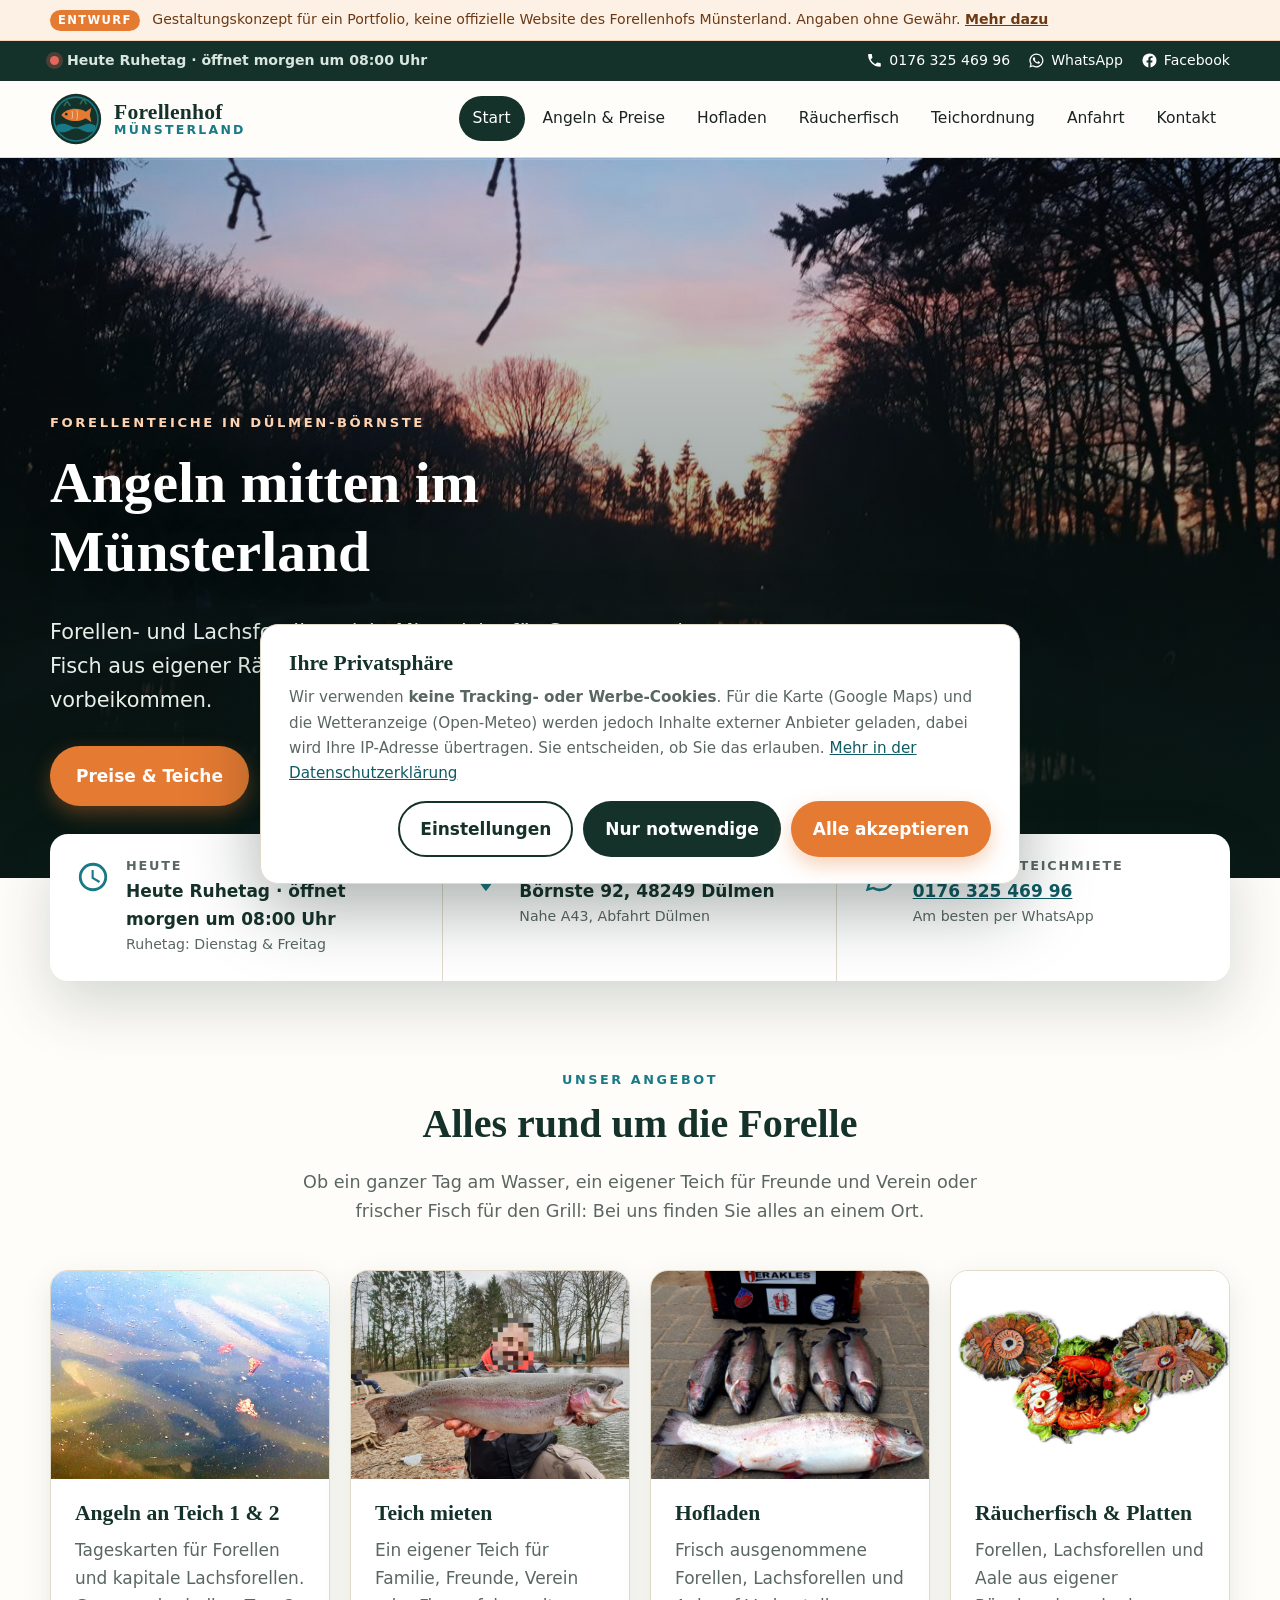
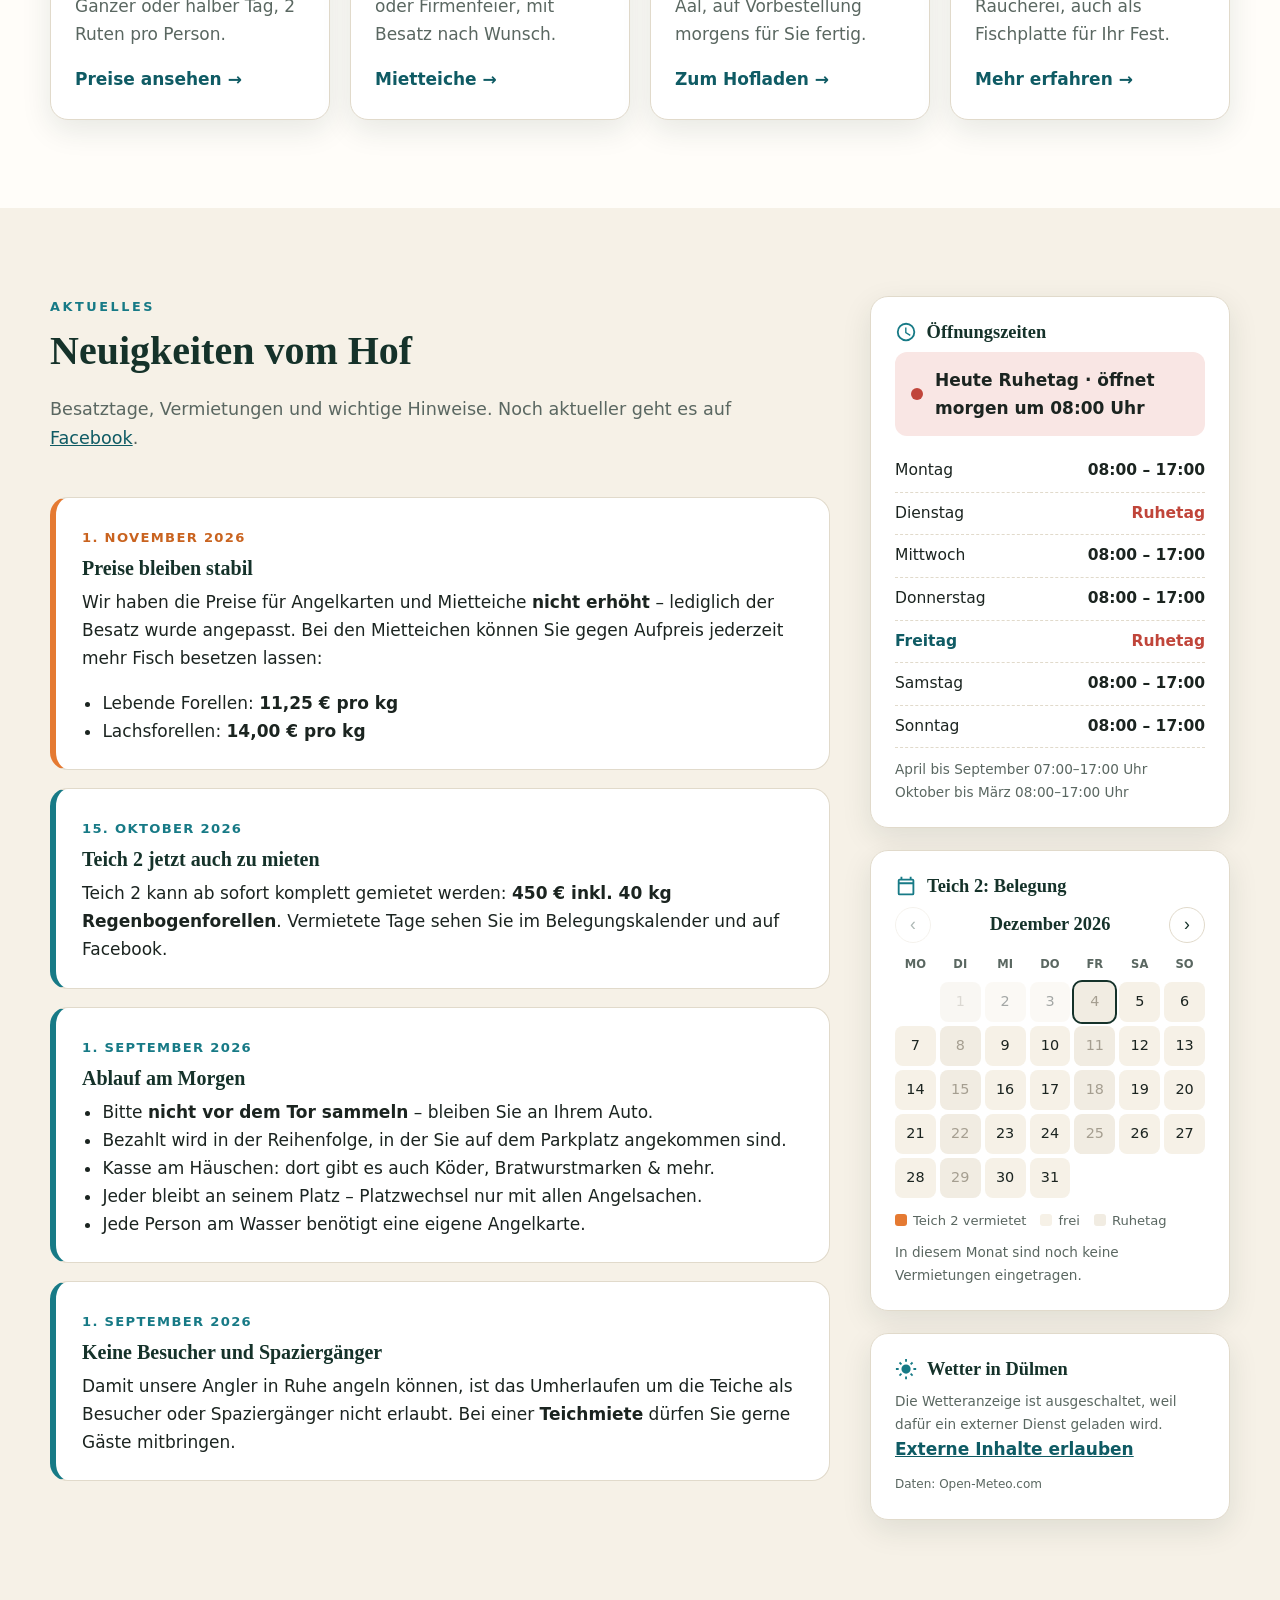
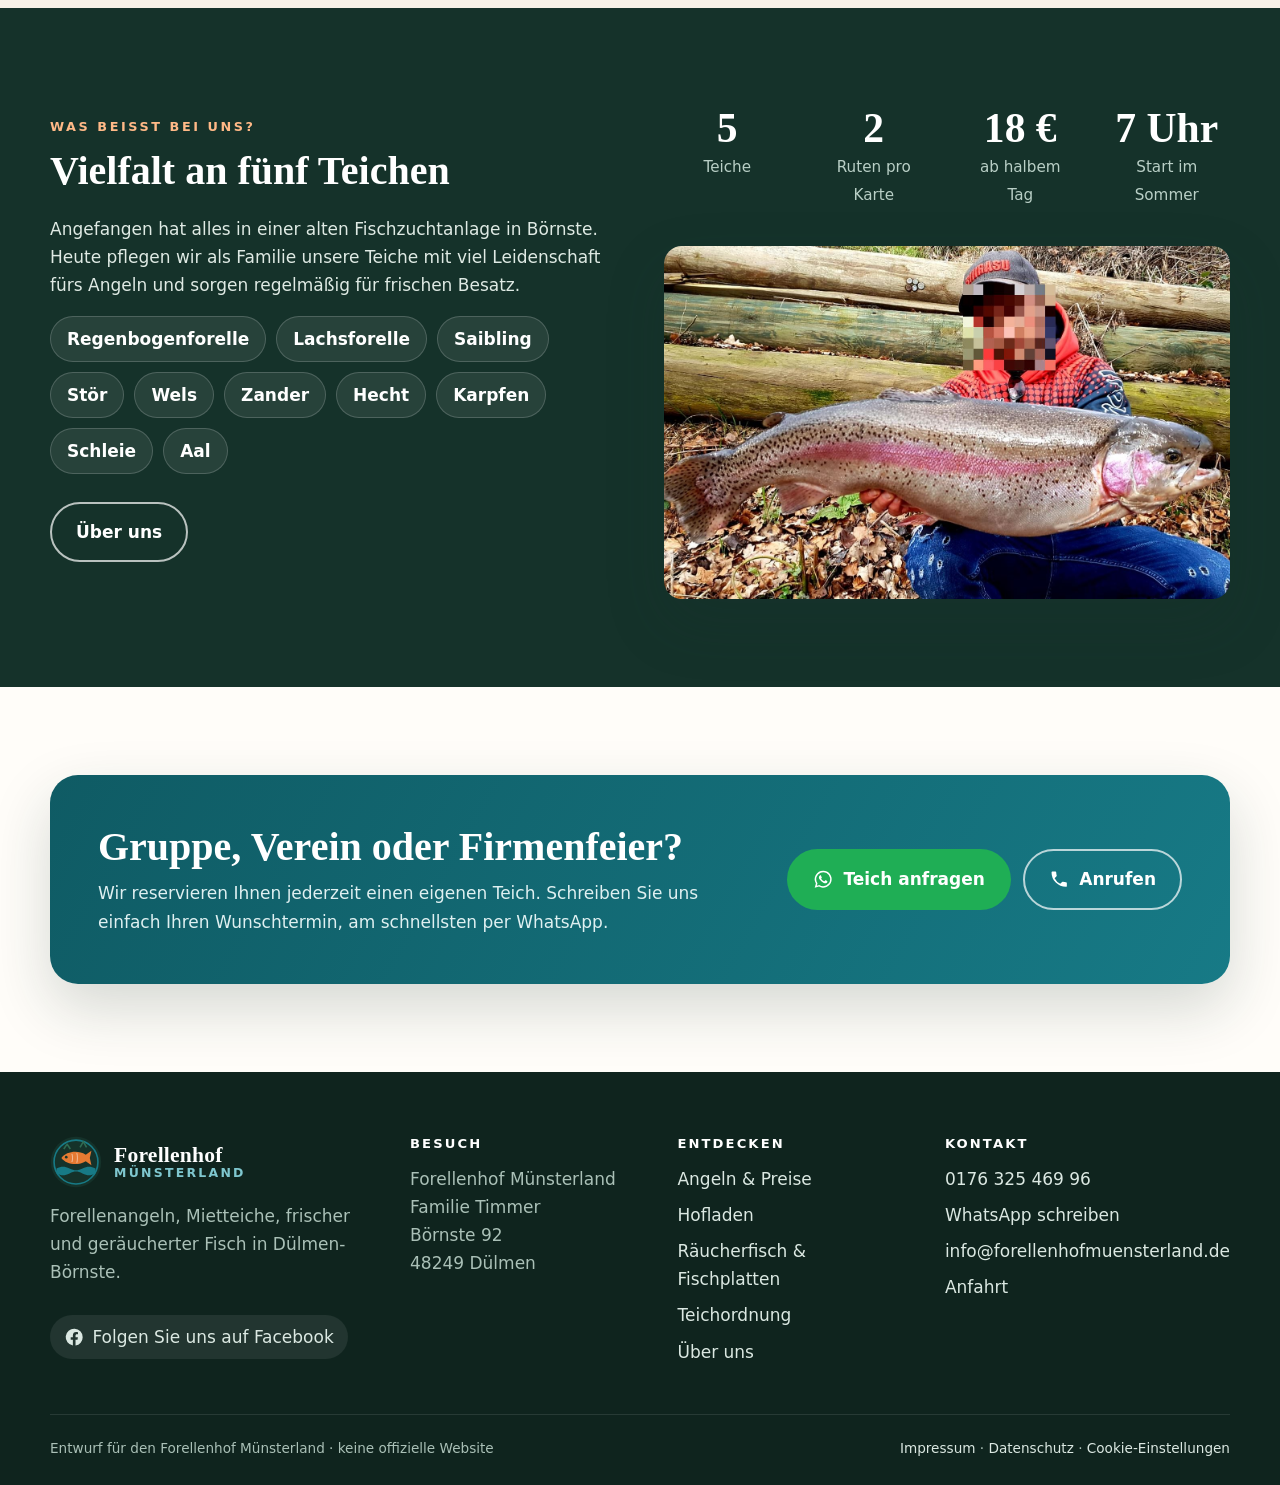
<file: forellenhof-website/index.html>
<!doctype html>
<html lang="de">
<head>
  <meta charset="utf-8">
  <meta name="viewport" content="width=device-width, initial-scale=1">
  <!-- VORSCHAU: vor dem offiziellen Livegang entfernen (Impressum/Datenschutz dann auf "noindex, follow") -->
  <meta name="robots" content="noindex, nofollow">
  <title>Forellenteich in Dülmen – Angeln &amp; Teich mieten | Forellenhof Münsterland</title>
  <meta name="description" content="Forellenangeln ohne Anmeldung in Dülmen-Börnste: Forellen- und Lachsforellenteich, Mietteiche für Gruppen, frischer Fisch und Räucherfisch aus dem Münsterland.">
  <meta property="og:title" content="Forellenhof Münsterland – Angeln in Dülmen">
  <meta property="og:description" content="Forellen- und Lachsforellenteiche, Mietteiche und Räucherfisch in Dülmen-Börnste.">
  <meta name="theme-color" content="#15322a">
  <link rel="icon" href="assets/favicon.svg" type="image/svg+xml">
  <link rel="stylesheet" href="assets/style.css?v=9">
  <!-- Strukturierte Firmendaten (JSON-LD) erst nach Freigabe durch den Forellenhof wieder einfügen -->
</head>
<body>
<!-- HEADER:START -->
<a class="skip" href="#inhalt">Zum Inhalt springen</a>
<div class="entwurf" role="note"><div class="wrap"><strong>Entwurf</strong> Gestaltungskonzept für ein Portfolio, keine offizielle Website des Forellenhofs Münsterland. Angaben ohne Gewähr. <a href="impressum.html">Mehr dazu</a></div></div>

<div class="topbar"><div class="wrap">
  <span class="status-pill" data-status><span class="txt">Öffnungszeiten</span></span>
  <div class="tb-links">
    <a href="tel:+4917632546996"><svg class="icon" aria-hidden="true"><use href="assets/icons.svg#phone"/></svg>0176 325 469 96</a>
    <a href="https://wa.me/4917632546996" target="_blank" rel="noopener"><svg class="icon" aria-hidden="true"><use href="assets/icons.svg#whatsapp"/></svg>WhatsApp</a>
    <a href="https://de-de.facebook.com/forellenhofmuensterland/" target="_blank" rel="noopener"><svg class="icon" aria-hidden="true"><use href="assets/icons.svg#facebook"/></svg>Facebook</a>
  </div>
</div></div>

<header class="header"><div class="wrap">
  <a class="brand" href="index.html" aria-label="Forellenhof Münsterland – Startseite">
    <svg aria-hidden="true"><use href="assets/icons.svg#logo"/></svg>
    <span class="brand-text"><strong>Forellenhof</strong><span>Münsterland</span></span>
  </a>
  <button class="nav-toggle" aria-expanded="false" aria-controls="nav" aria-label="Menü öffnen"><svg class="icon" aria-hidden="true"><use href="assets/icons.svg#menu"/></svg></button>
  <nav class="nav" id="nav" aria-label="Hauptmenü"><ul>
    <li><a href="index.html">Start</a></li>
    <li><a href="preise.html">Angeln &amp; Preise</a></li>
    <li><a href="hofladen.html">Hofladen</a></li>
    <li><a href="raeucherfisch.html">Räucherfisch</a></li>
    <li><a href="teichordnung.html">Teichordnung</a></li>
    <li><a href="anfahrt.html">Anfahrt</a></li>
    <li><a href="kontakt.html">Kontakt</a></li>
  </ul></nav>
</div></header>
<!-- HEADER:END -->

<main id="inhalt">

  <section class="hero">
    <div class="hero-bg"><img src="img/teich-2.jpg" alt="Teich des Forellenhofs im Abendrot, umgeben von Bäumen" fetchpriority="high"></div>
    <div class="wrap">
      <span class="eyebrow">Forellenteiche in Dülmen-Börnste</span>
      <h1>Angeln mitten im Münsterland</h1>
      <p class="lead">Forellen- und Lachsforellenteich, Mietteiche für Gruppen und Fisch aus eigener Räucherei. Ohne Anmeldung, einfach vorbeikommen.</p>
      <div class="btn-row">
        <a class="btn btn-primary" href="preise.html">Preise &amp; Teiche</a>
        <a class="btn btn-whatsapp" href="https://wa.me/4917632546996" target="_blank" rel="noopener"><svg class="icon" aria-hidden="true"><use href="assets/icons.svg#whatsapp"/></svg>WhatsApp</a>
        <a class="btn btn-ghost" href="anfahrt.html"><svg class="icon" aria-hidden="true"><use href="assets/icons.svg#pin"/></svg>Anfahrt</a>
      </div>
    </div>
  </section>

  <div class="quickbar"><div class="wrap"><div class="grid">
    <div class="quick">
      <svg class="icon" aria-hidden="true"><use href="assets/icons.svg#clock"/></svg>
      <div><h3>Heute</h3><p data-status><span class="txt">Öffnungszeiten</span></p><small>Ruhetag: <span data-ruhetage>Dienstag</span></small></div>
    </div>
    <div class="quick">
      <svg class="icon" aria-hidden="true"><use href="assets/icons.svg#pin"/></svg>
      <div><h3>Adresse</h3><p>Börnste 92, 48249 Dülmen</p><small>Nahe A43, Abfahrt Dülmen</small></div>
    </div>
    <div class="quick">
      <svg class="icon" aria-hidden="true"><use href="assets/icons.svg#whatsapp"/></svg>
      <div><h3>Gruppen &amp; Teichmiete</h3><p><a href="https://wa.me/4917632546996" target="_blank" rel="noopener">0176 325 469 96</a></p><small>Am besten per WhatsApp</small></div>
    </div>
  </div></div></div>

  <section class="section">
    <div class="wrap">
      <div class="section-head center reveal">
        <span class="kicker">Unser Angebot</span>
        <h2>Alles rund um die Forelle</h2>
        <p>Ob ein ganzer Tag am Wasser, ein eigener Teich für Freunde und Verein oder frischer Fisch für den Grill: Bei uns finden Sie alles an einem Ort.</p>
      </div>
      <div class="grid-4">
        <a class="card feature reveal" href="preise.html">
          <div class="feature-img"><img src="img/teich-4.jpg" alt="Forellen schwimmen im klaren Teichwasser" loading="lazy"></div>
          <div class="feature-body"><h3>Angeln an Teich 1 &amp; 2</h3><p>Tageskarten für Forellen und kapitale Lachsforellen. Ganzer oder halber Tag, 2 Ruten pro Person.</p><span class="more">Preise ansehen</span></div>
        </a>
        <a class="card feature reveal" href="preise.html#mietteiche">
          <div class="feature-img"><img src="img/teich-6.jpg" alt="Angler zeigt eine große Regenbogenforelle am Teich" loading="lazy"></div>
          <div class="feature-body"><h3>Teich mieten</h3><p>Ein eigener Teich für Familie, Freunde, Verein oder Firmenfeier, mit Besatz nach Wunsch.</p><span class="more">Mietteiche</span></div>
        </a>
        <a class="card feature reveal" href="hofladen.html">
          <div class="feature-img"><img src="img/teich-3.jpg" alt="Mehrere frisch gefangene Forellen nebeneinander" loading="lazy"></div>
          <div class="feature-body"><h3>Hofladen</h3><p>Frisch ausgenommene Forellen, Lachsforellen und Aal, auf Vorbestellung morgens für Sie fertig.</p><span class="more">Zum Hofladen</span></div>
        </a>
        <a class="card feature reveal" href="raeucherfisch.html">
          <div class="feature-img" style="background:#fff"><img src="img/fischplatten.jpg" alt="Angerichtete Fischplatten mit Räucherfisch" loading="lazy" style="object-fit:contain"></div>
          <div class="feature-body"><h3>Räucherfisch &amp; Platten</h3><p>Forellen, Lachsforellen und Aale aus eigener Räucherei, auch als Fischplatte für Ihr Fest.</p><span class="more">Mehr erfahren</span></div>
        </a>
      </div>
    </div>
  </section>

  <section class="section section-sand" id="aktuelles">
    <div class="wrap layout-side">
      <div>
        <div class="section-head reveal">
          <span class="kicker">Aktuelles</span>
          <h2>Neuigkeiten vom Hof</h2>
          <p>Besatztage, Vermietungen und wichtige Hinweise. Noch aktueller geht es auf <a href="https://de-de.facebook.com/forellenhofmuensterland/" target="_blank" rel="noopener">Facebook</a>.</p>
        </div>
        <div class="news-list" data-news></div>
      </div>

      <aside class="side">
        <div class="box">
          <h3><svg class="icon" aria-hidden="true"><use href="assets/icons.svg#clock"/></svg>Öffnungszeiten</h3>
          <div class="status-big" data-status><span class="dot"></span><span class="txt">Öffnungszeiten</span></div>
          <table class="hours" data-hours></table>
          <p class="season-note">April bis September 07:00–17:00 Uhr<br>Oktober bis März 08:00–17:00 Uhr</p>
        </div>
        <div class="box">
          <h3><svg class="icon" aria-hidden="true"><use href="assets/icons.svg#calendar"/></svg>Teich 2: Belegung</h3>
          <div data-calendar></div>
        </div>
        <div class="box">
          <h3><svg class="icon" aria-hidden="true"><use href="assets/icons.svg#sun"/></svg>Wetter in Dülmen</h3>
          <div data-weather><p class="season-note">Wetter wird geladen …</p></div>
          <small class="src">Daten: Open-Meteo.com</small>
        </div>
      </aside>
    </div>
  </section>

  <section class="section section-forest">
    <div class="wrap grid-2">
      <div class="reveal">
        <span class="kicker">Was beißt bei uns?</span>
        <h2>Vielfalt an fünf Teichen</h2>
        <p>Angefangen hat alles in einer alten Fischzuchtanlage in Börnste. Heute pflegen wir als Familie unsere Teiche mit viel Leidenschaft fürs Angeln und sorgen regelmäßig für frischen Besatz.</p>
        <div class="fish-list">
          <span>Regenbogenforelle</span><span>Lachsforelle</span><span>Saibling</span><span>Stör</span><span>Wels</span><span>Zander</span><span>Hecht</span><span>Karpfen</span><span>Schleie</span><span>Aal</span>
        </div>
        <p style="margin-top:28px"><a class="btn btn-ghost" href="ueber-uns.html">Über uns</a></p>
      </div>
      <div class="reveal">
        <div class="stats">
          <div class="stat"><strong>5</strong><span>Teiche</span></div>
          <div class="stat"><strong>2</strong><span>Ruten pro Karte</span></div>
          <div class="stat"><strong>18 €</strong><span>ab halbem Tag</span></div>
          <div class="stat"><strong>7 Uhr</strong><span>Start im Sommer</span></div>
        </div>
        <div class="photo" style="margin-top:28px;aspect-ratio:16/10"><img src="img/teich-5.jpg" alt="Angler mit einer großen Lachsforelle" loading="lazy"></div>
      </div>
    </div>
  </section>

  <section class="section">
    <div class="wrap">
      <div class="cta-band reveal">
        <div>
          <h2>Gruppe, Verein oder Firmenfeier?</h2>
          <p>Wir reservieren Ihnen jederzeit einen eigenen Teich. Schreiben Sie uns einfach Ihren Wunschtermin, am schnellsten per WhatsApp.</p>
        </div>
        <div class="btn-row">
          <a class="btn btn-whatsapp" href="https://wa.me/4917632546996?text=Hallo%2C%20ich%20m%C3%B6chte%20gerne%20einen%20Teich%20mieten." target="_blank" rel="noopener"><svg class="icon" aria-hidden="true"><use href="assets/icons.svg#whatsapp"/></svg>Teich anfragen</a>
          <a class="btn btn-ghost" href="tel:+4917632546996"><svg class="icon" aria-hidden="true"><use href="assets/icons.svg#phone"/></svg>Anrufen</a>
        </div>
      </div>
    </div>
  </section>

</main>

<!-- FOOTER:START -->
<footer class="footer"><div class="wrap">
  <div class="grid">
    <div>
      <a class="brand" href="index.html"><svg aria-hidden="true"><use href="assets/icons.svg#logo"/></svg><span class="brand-text"><strong>Forellenhof</strong><span>Münsterland</span></span></a>
      <p>Forellenangeln, Mietteiche, frischer und geräucherter Fisch in Dülmen-Börnste.</p>
      <a class="social" href="https://de-de.facebook.com/forellenhofmuensterland/" target="_blank" rel="noopener"><svg class="icon" aria-hidden="true"><use href="assets/icons.svg#facebook"/></svg>Folgen Sie uns auf Facebook</a>
    </div>
    <div><h4>Besuch</h4><address>Forellenhof Münsterland<br>Familie Timmer<br>Börnste 92<br>48249 Dülmen</address></div>
    <div><h4>Entdecken</h4><ul>
      <li><a href="preise.html">Angeln &amp; Preise</a></li>
      <li><a href="hofladen.html">Hofladen</a></li>
      <li><a href="raeucherfisch.html">Räucherfisch &amp; Fischplatten</a></li>
      <li><a href="teichordnung.html">Teichordnung</a></li>
      <li><a href="ueber-uns.html">Über uns</a></li>
    </ul></div>
    <div><h4>Kontakt</h4><ul>
      <li><a href="tel:+4917632546996">0176 325 469 96</a></li>
      <li><a href="https://wa.me/4917632546996" target="_blank" rel="noopener">WhatsApp schreiben</a></li>
      <li><a href="mailto:info@forellenhofmuensterland.de">info@forellenhofmuensterland.de</a></li>
      <li><a href="anfahrt.html">Anfahrt</a></li>
    </ul></div>
  </div>
  <div class="footer-bottom"><span>Entwurf für den Forellenhof Münsterland · keine offizielle Website</span><span><a href="impressum.html">Impressum</a> · <a href="datenschutz.html">Datenschutz</a> · <button type="button" class="linkbtn" data-consent-open>Cookie-Einstellungen</button></span></div>
</div></footer>

<nav class="actionbar" aria-label="Schnellkontakt">
  <a href="tel:+4917632546996"><svg class="icon" aria-hidden="true"><use href="assets/icons.svg#phone"/></svg>Anrufen</a>
  <a class="wa" href="https://wa.me/4917632546996" target="_blank" rel="noopener"><svg class="icon" aria-hidden="true"><use href="assets/icons.svg#whatsapp"/></svg>WhatsApp</a>
  <a class="route" href="https://www.google.com/maps/dir/?api=1&amp;destination=B%C3%B6rnste+92%2C+48249+D%C3%BClmen" target="_blank" rel="noopener"><svg class="icon" aria-hidden="true"><use href="assets/icons.svg#route"/></svg>Route</a>
</nav>

<script src="assets/daten.js?v=9"></script>
<script src="assets/main.js?v=9"></script>
<!-- FOOTER:END -->
</body>
</html>
</file>
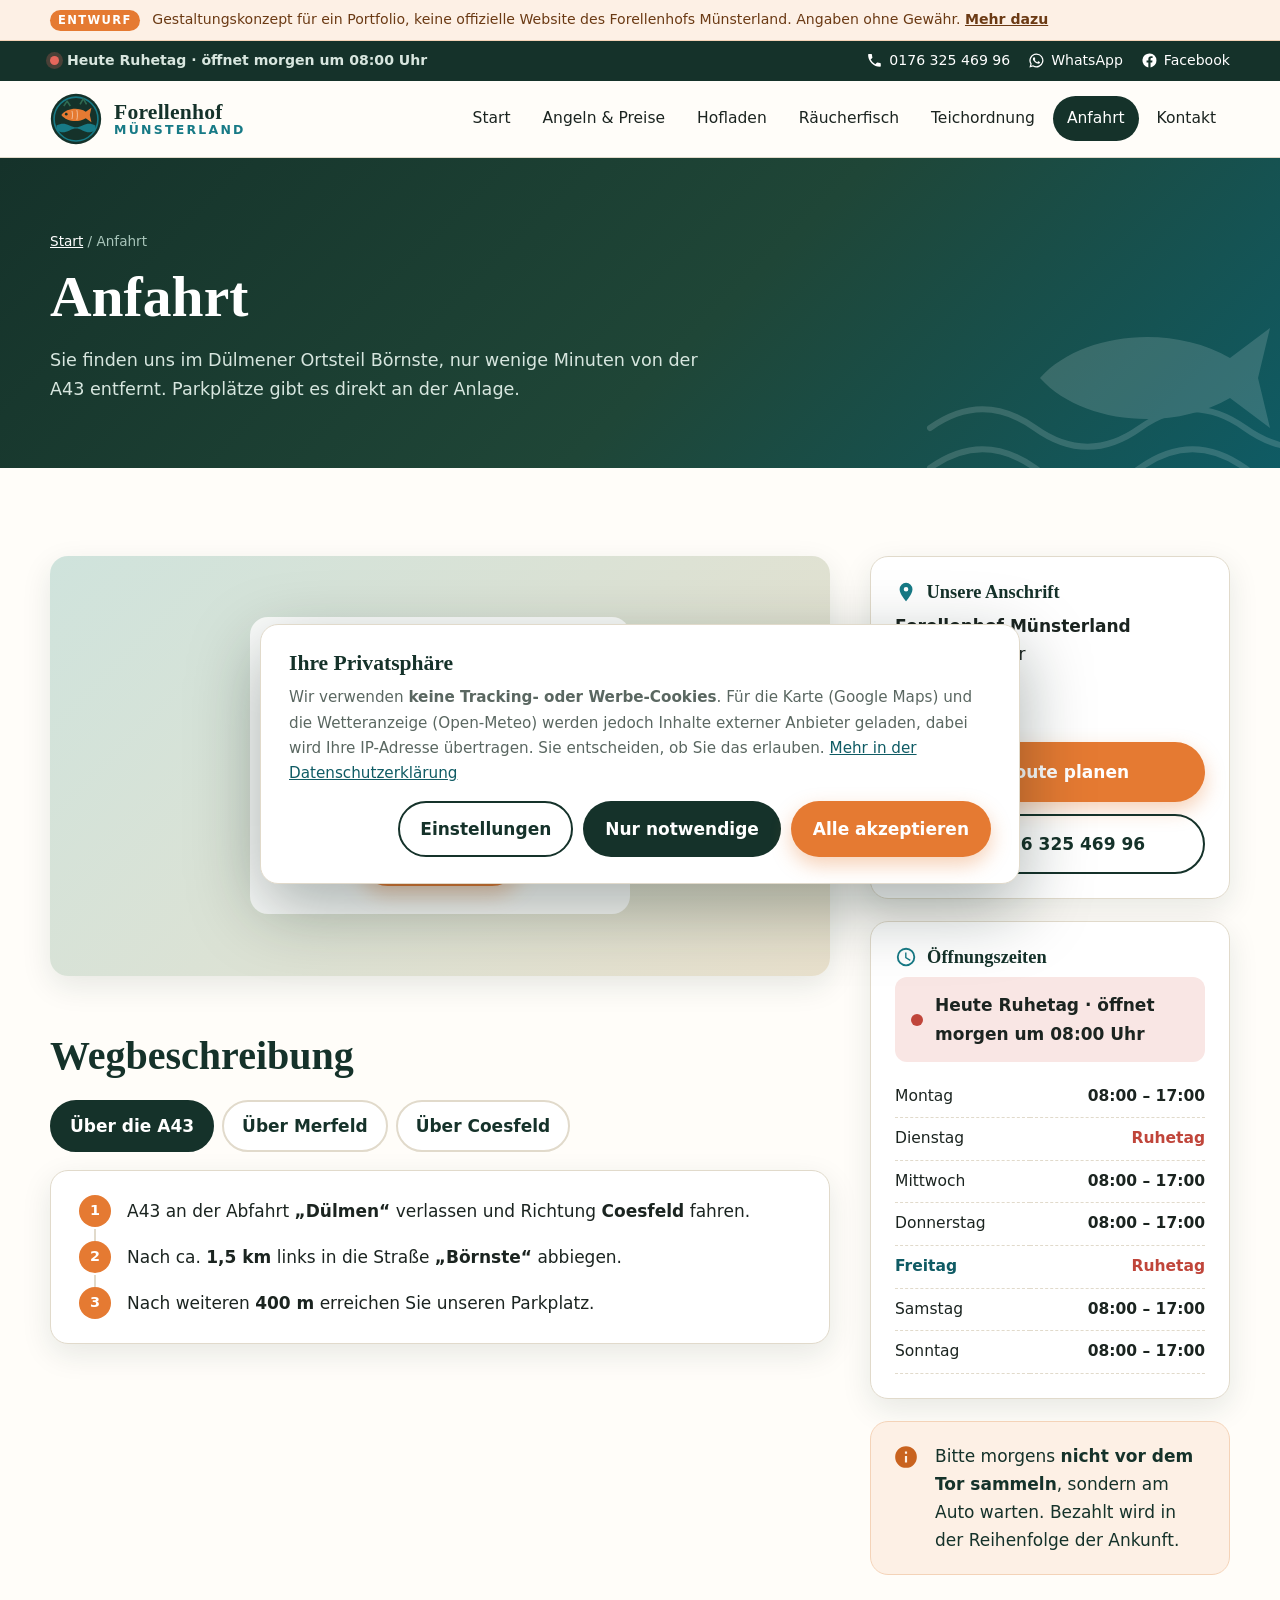
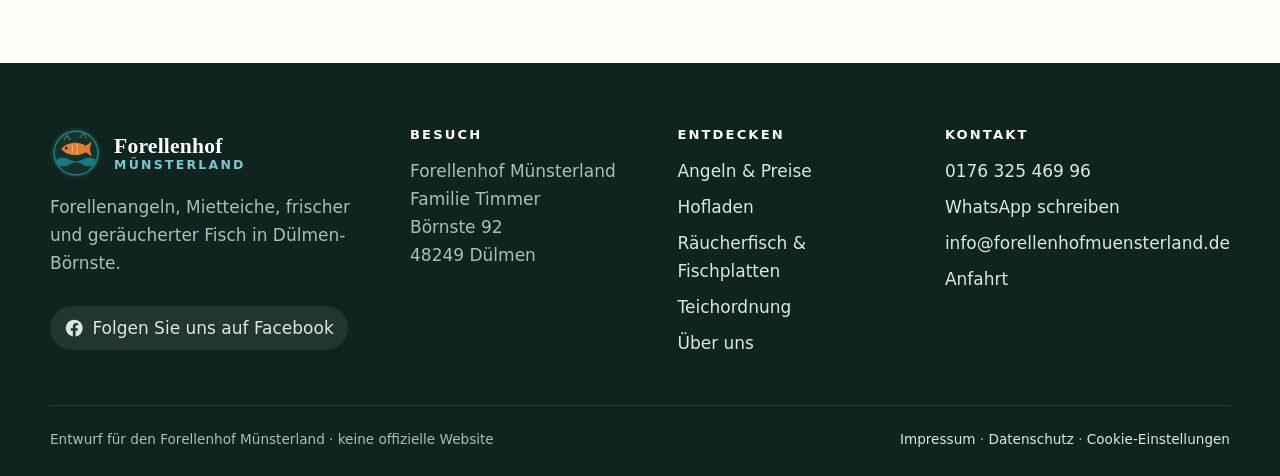
<file: forellenhof-website/anfahrt.html>
<!doctype html>
<html lang="de">
<head>
  <meta charset="utf-8">
  <meta name="viewport" content="width=device-width, initial-scale=1">
  <!-- VORSCHAU: vor dem offiziellen Livegang entfernen (Impressum/Datenschutz dann auf "noindex, follow") -->
  <meta name="robots" content="noindex, nofollow">
  <title>Anfahrt – Börnste 92, Dülmen | Forellenhof Münsterland</title>
  <meta name="description" content="So finden Sie den Forellenhof Münsterland in Dülmen-Börnste: Wegbeschreibung über die A43, Merfeld oder Coesfeld, Parkplatz direkt an der Anlage.">
  <meta name="theme-color" content="#15322a">
  <link rel="icon" href="assets/favicon.svg" type="image/svg+xml">
  <link rel="stylesheet" href="assets/style.css?v=9">
</head>
<body>
<!-- HEADER:START -->
<a class="skip" href="#inhalt">Zum Inhalt springen</a>
<div class="entwurf" role="note"><div class="wrap"><strong>Entwurf</strong> Gestaltungskonzept für ein Portfolio, keine offizielle Website des Forellenhofs Münsterland. Angaben ohne Gewähr. <a href="impressum.html">Mehr dazu</a></div></div>

<div class="topbar"><div class="wrap">
  <span class="status-pill" data-status><span class="txt">Öffnungszeiten</span></span>
  <div class="tb-links">
    <a href="tel:+4917632546996"><svg class="icon" aria-hidden="true"><use href="assets/icons.svg#phone"/></svg>0176 325 469 96</a>
    <a href="https://wa.me/4917632546996" target="_blank" rel="noopener"><svg class="icon" aria-hidden="true"><use href="assets/icons.svg#whatsapp"/></svg>WhatsApp</a>
    <a href="https://de-de.facebook.com/forellenhofmuensterland/" target="_blank" rel="noopener"><svg class="icon" aria-hidden="true"><use href="assets/icons.svg#facebook"/></svg>Facebook</a>
  </div>
</div></div>

<header class="header"><div class="wrap">
  <a class="brand" href="index.html" aria-label="Forellenhof Münsterland – Startseite">
    <svg aria-hidden="true"><use href="assets/icons.svg#logo"/></svg>
    <span class="brand-text"><strong>Forellenhof</strong><span>Münsterland</span></span>
  </a>
  <button class="nav-toggle" aria-expanded="false" aria-controls="nav" aria-label="Menü öffnen"><svg class="icon" aria-hidden="true"><use href="assets/icons.svg#menu"/></svg></button>
  <nav class="nav" id="nav" aria-label="Hauptmenü"><ul>
    <li><a href="index.html">Start</a></li>
    <li><a href="preise.html">Angeln &amp; Preise</a></li>
    <li><a href="hofladen.html">Hofladen</a></li>
    <li><a href="raeucherfisch.html">Räucherfisch</a></li>
    <li><a href="teichordnung.html">Teichordnung</a></li>
    <li><a href="anfahrt.html">Anfahrt</a></li>
    <li><a href="kontakt.html">Kontakt</a></li>
  </ul></nav>
</div></header>
<!-- HEADER:END -->

<main id="inhalt">
  <section class="page-hero">
    <div class="wrap">
      <div class="breadcrumb"><a href="index.html">Start</a> / Anfahrt</div>
      <h1>Anfahrt</h1>
      <p>Sie finden uns im Dülmener Ortsteil Börnste, nur wenige Minuten von der A43 entfernt. Parkplätze gibt es direkt an der Anlage.</p>
    </div>
  </section>

  <section class="section">
    <div class="wrap layout-side">
      <div>
        <div class="map reveal" data-map="https://maps.google.com/maps?q=B%C3%B6rnste%2092%2C%2048249%20D%C3%BClmen&amp;z=14&amp;output=embed">
          <div class="map-consent">
            <svg class="icon" style="width:40px;height:40px;color:var(--teal);margin:0 auto 10px" aria-hidden="true"><use href="assets/icons.svg#pin"/></svg>
            <h3>Karte anzeigen</h3>
            <p>Beim Laden der Karte werden Daten an Google übertragen. Mehr dazu in der <a href="datenschutz.html">Datenschutzerklärung</a>.</p>
            <button class="btn btn-primary" type="button">Karte laden</button>
          </div>
        </div>

        <h2 style="margin-top:56px" class="reveal">Wegbeschreibung</h2>
        <div class="tabs" role="tablist" aria-label="Anfahrtswege">
          <button role="tab" aria-selected="true" aria-controls="weg-a43" id="tab-a43">Über die A43</button>
          <button role="tab" aria-selected="false" aria-controls="weg-merfeld" id="tab-merfeld">Über Merfeld</button>
          <button role="tab" aria-selected="false" aria-controls="weg-coesfeld" id="tab-coesfeld">Über Coesfeld</button>
        </div>
        <div class="tab-panel" role="tabpanel" id="weg-a43" aria-labelledby="tab-a43">
          <ol class="steps">
            <li>A43 an der Abfahrt <strong>„Dülmen“</strong> verlassen und Richtung <strong>Coesfeld</strong> fahren.</li>
            <li>Nach ca. <strong>1,5 km</strong> links in die Straße <strong>„Börnste“</strong> abbiegen.</li>
            <li>Nach weiteren <strong>400 m</strong> erreichen Sie unseren Parkplatz.</li>
          </ol>
        </div>
        <div class="tab-panel" role="tabpanel" id="weg-merfeld" aria-labelledby="tab-merfeld" hidden>
          <ol class="steps">
            <li>Merfeld über die <strong>„Rekener Straße“</strong> verlassen.</li>
            <li>Nach ca. <strong>1,3 km</strong> links abbiegen und <strong>700 m</strong> geradeaus über einen unbeschrankten Bahnübergang fahren.</li>
            <li>Danach links (ca. 170 m) und anschließend rechts halten (ca. 400 m).</li>
            <li>Noch einmal rechts abbiegen und ca. <strong>600 m</strong> geradeaus bis zu unserem Parkplatz.</li>
          </ol>
        </div>
        <div class="tab-panel" role="tabpanel" id="weg-coesfeld" aria-labelledby="tab-coesfeld" hidden>
          <ol class="steps">
            <li>Von Coesfeld auf der <strong>K474</strong> Richtung Dülmen fahren.</li>
            <li>Ca. 3 km vor Dülmen die <strong>Ampelkreuzung</strong> (links K44 Richtung Rorup, rechts L600 aus Merfeld) überqueren.</li>
            <li>Nach ca. <strong>1,3 km</strong> rechts in die Straße <strong>„Börnste“</strong> abbiegen. Das ist die zweite Möglichkeit, links steht ein rot gemauerter Trafoturm.</li>
            <li>Nach weiteren <strong>400 m</strong> erreichen Sie unseren Parkplatz.</li>
          </ol>
        </div>
      </div>

      <aside class="side">
        <div class="box">
          <h3><svg class="icon" aria-hidden="true"><use href="assets/icons.svg#pin"/></svg>Unsere Anschrift</h3>
          <address style="font-style:normal;margin-bottom:18px">
            <strong>Forellenhof Münsterland</strong><br>Familie Timmer<br>Börnste 92<br>48249 Dülmen
          </address>
          <div class="btn-row">
            <a class="btn btn-primary" style="width:100%" href="https://www.google.com/maps/dir/?api=1&amp;destination=B%C3%B6rnste+92%2C+48249+D%C3%BClmen" target="_blank" rel="noopener"><svg class="icon" aria-hidden="true"><use href="assets/icons.svg#route"/></svg>Route planen</a>
            <a class="btn btn-outline" style="width:100%" href="tel:+4917632546996"><svg class="icon" aria-hidden="true"><use href="assets/icons.svg#phone"/></svg>0176 325 469 96</a>
          </div>
        </div>
        <div class="box">
          <h3><svg class="icon" aria-hidden="true"><use href="assets/icons.svg#clock"/></svg>Öffnungszeiten</h3>
          <div class="status-big" data-status><span class="dot"></span><span class="txt">Öffnungszeiten</span></div>
          <table class="hours" data-hours></table>
        </div>
        <div class="notice warm">
          <svg class="icon" aria-hidden="true"><use href="assets/icons.svg#info"/></svg>
          <p>Bitte morgens <strong>nicht vor dem Tor sammeln</strong>, sondern am Auto warten. Bezahlt wird in der Reihenfolge der Ankunft.</p>
        </div>
      </aside>
    </div>
  </section>
</main>

<!-- FOOTER:START -->
<footer class="footer"><div class="wrap">
  <div class="grid">
    <div>
      <a class="brand" href="index.html"><svg aria-hidden="true"><use href="assets/icons.svg#logo"/></svg><span class="brand-text"><strong>Forellenhof</strong><span>Münsterland</span></span></a>
      <p>Forellenangeln, Mietteiche, frischer und geräucherter Fisch in Dülmen-Börnste.</p>
      <a class="social" href="https://de-de.facebook.com/forellenhofmuensterland/" target="_blank" rel="noopener"><svg class="icon" aria-hidden="true"><use href="assets/icons.svg#facebook"/></svg>Folgen Sie uns auf Facebook</a>
    </div>
    <div><h4>Besuch</h4><address>Forellenhof Münsterland<br>Familie Timmer<br>Börnste 92<br>48249 Dülmen</address></div>
    <div><h4>Entdecken</h4><ul>
      <li><a href="preise.html">Angeln &amp; Preise</a></li>
      <li><a href="hofladen.html">Hofladen</a></li>
      <li><a href="raeucherfisch.html">Räucherfisch &amp; Fischplatten</a></li>
      <li><a href="teichordnung.html">Teichordnung</a></li>
      <li><a href="ueber-uns.html">Über uns</a></li>
    </ul></div>
    <div><h4>Kontakt</h4><ul>
      <li><a href="tel:+4917632546996">0176 325 469 96</a></li>
      <li><a href="https://wa.me/4917632546996" target="_blank" rel="noopener">WhatsApp schreiben</a></li>
      <li><a href="mailto:info@forellenhofmuensterland.de">info@forellenhofmuensterland.de</a></li>
      <li><a href="anfahrt.html">Anfahrt</a></li>
    </ul></div>
  </div>
  <div class="footer-bottom"><span>Entwurf für den Forellenhof Münsterland · keine offizielle Website</span><span><a href="impressum.html">Impressum</a> · <a href="datenschutz.html">Datenschutz</a> · <button type="button" class="linkbtn" data-consent-open>Cookie-Einstellungen</button></span></div>
</div></footer>

<nav class="actionbar" aria-label="Schnellkontakt">
  <a href="tel:+4917632546996"><svg class="icon" aria-hidden="true"><use href="assets/icons.svg#phone"/></svg>Anrufen</a>
  <a class="wa" href="https://wa.me/4917632546996" target="_blank" rel="noopener"><svg class="icon" aria-hidden="true"><use href="assets/icons.svg#whatsapp"/></svg>WhatsApp</a>
  <a class="route" href="https://www.google.com/maps/dir/?api=1&amp;destination=B%C3%B6rnste+92%2C+48249+D%C3%BClmen" target="_blank" rel="noopener"><svg class="icon" aria-hidden="true"><use href="assets/icons.svg#route"/></svg>Route</a>
</nav>

<script src="assets/daten.js?v=9"></script>
<script src="assets/main.js?v=9"></script>
<!-- FOOTER:END -->
</body>
</html>
</file>
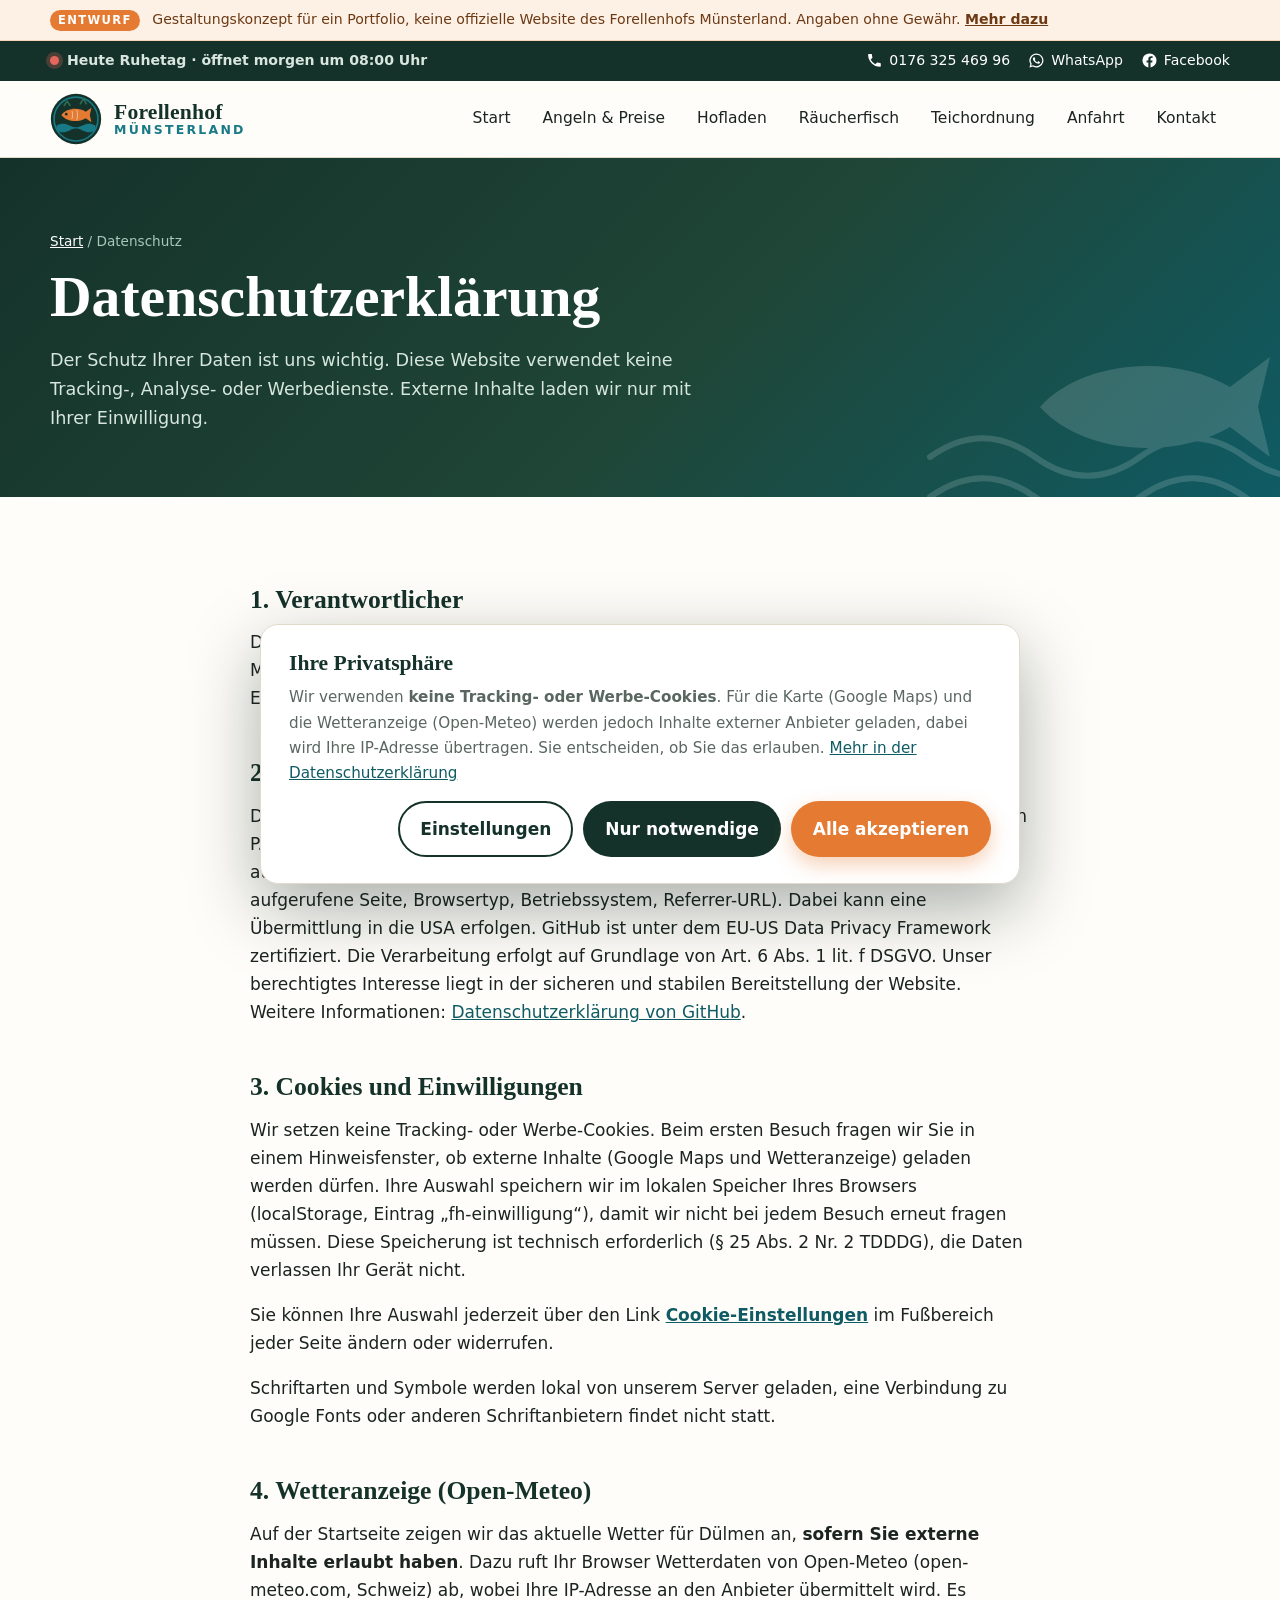
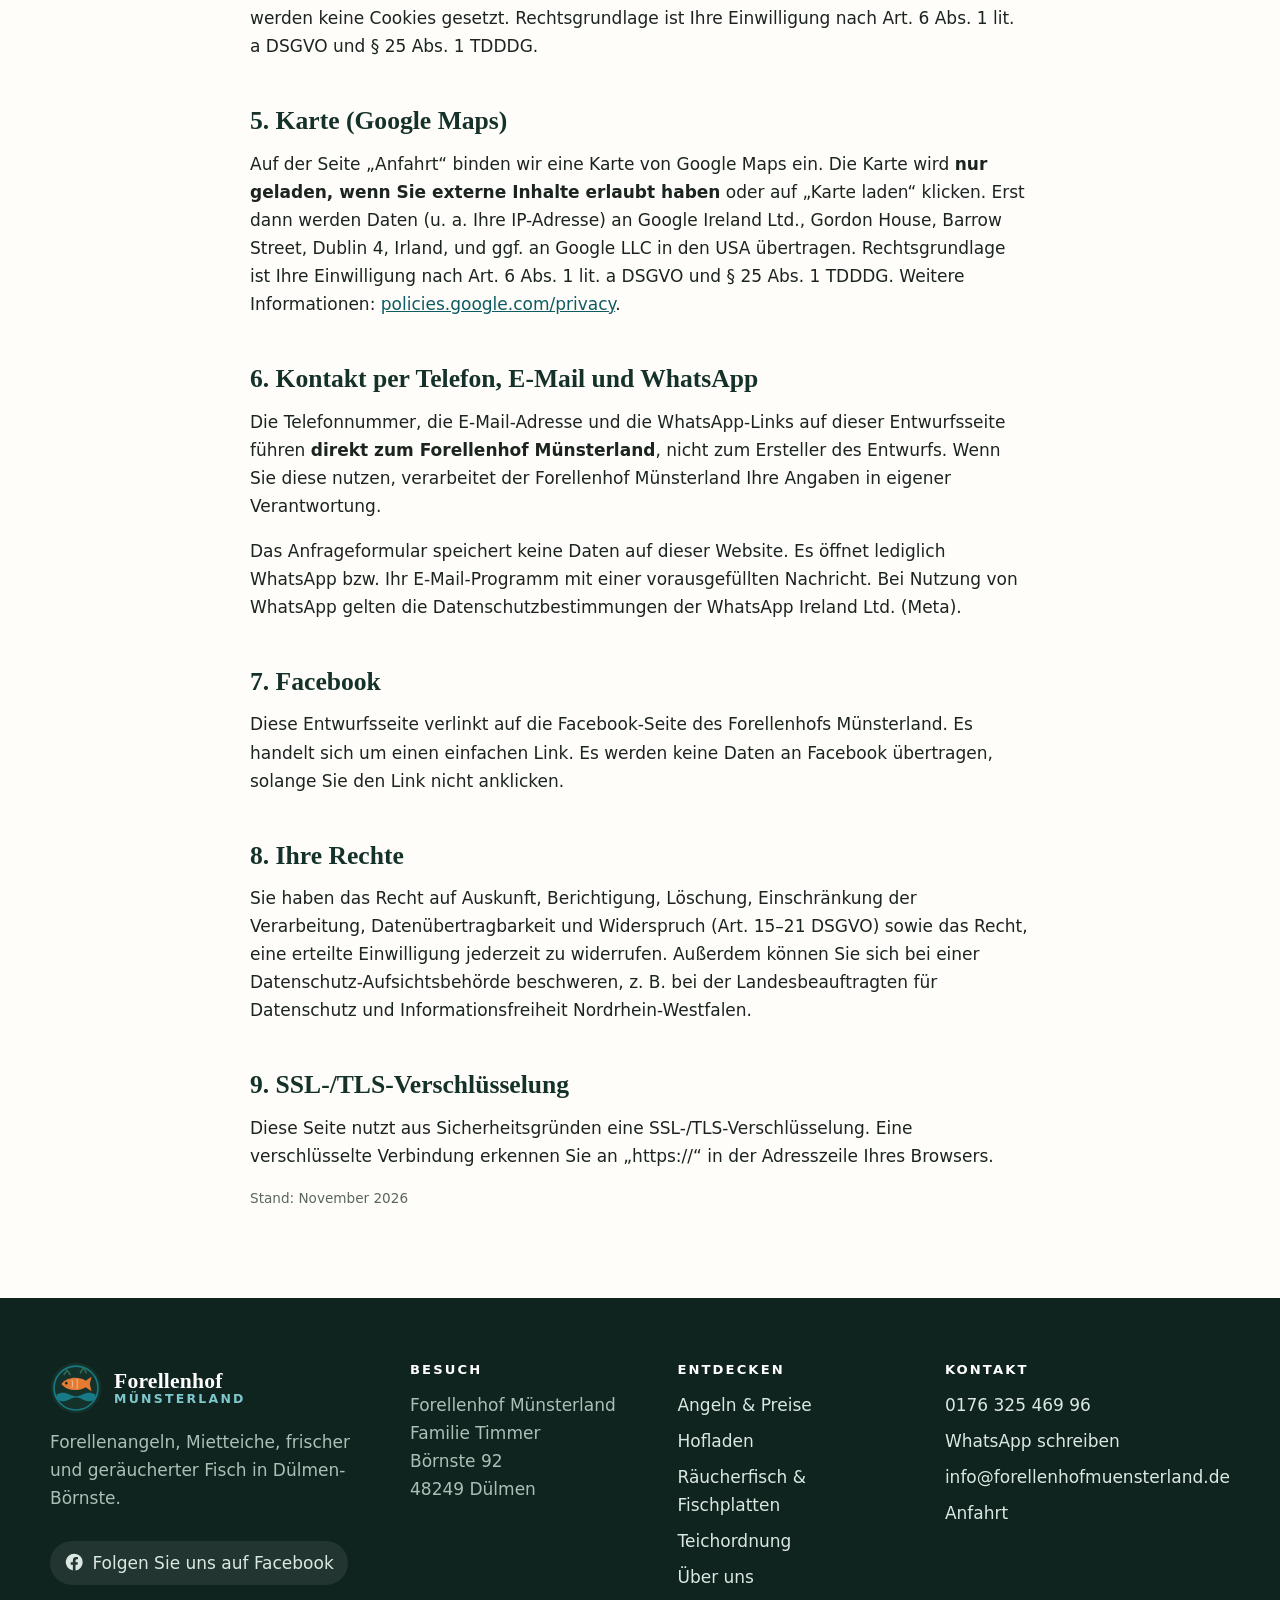
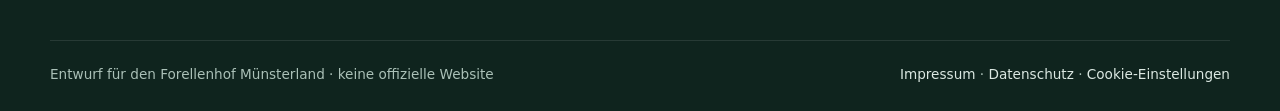
<file: forellenhof-website/datenschutz.html>
<!doctype html>
<html lang="de">
<head>
  <meta charset="utf-8">
  <meta name="viewport" content="width=device-width, initial-scale=1">
  <!-- VORSCHAU: vor dem offiziellen Livegang entfernen (Impressum/Datenschutz dann auf "noindex, follow") -->
  <meta name="robots" content="noindex, nofollow">
  <title>Datenschutzerklärung | Forellenhof Münsterland</title>
  <meta name="theme-color" content="#15322a">
  <link rel="icon" href="assets/favicon.svg" type="image/svg+xml">
  <link rel="stylesheet" href="assets/style.css?v=9">
</head>
<body>
<!-- HEADER:START -->
<a class="skip" href="#inhalt">Zum Inhalt springen</a>
<div class="entwurf" role="note"><div class="wrap"><strong>Entwurf</strong> Gestaltungskonzept für ein Portfolio, keine offizielle Website des Forellenhofs Münsterland. Angaben ohne Gewähr. <a href="impressum.html">Mehr dazu</a></div></div>

<div class="topbar"><div class="wrap">
  <span class="status-pill" data-status><span class="txt">Öffnungszeiten</span></span>
  <div class="tb-links">
    <a href="tel:+4917632546996"><svg class="icon" aria-hidden="true"><use href="assets/icons.svg#phone"/></svg>0176 325 469 96</a>
    <a href="https://wa.me/4917632546996" target="_blank" rel="noopener"><svg class="icon" aria-hidden="true"><use href="assets/icons.svg#whatsapp"/></svg>WhatsApp</a>
    <a href="https://de-de.facebook.com/forellenhofmuensterland/" target="_blank" rel="noopener"><svg class="icon" aria-hidden="true"><use href="assets/icons.svg#facebook"/></svg>Facebook</a>
  </div>
</div></div>

<header class="header"><div class="wrap">
  <a class="brand" href="index.html" aria-label="Forellenhof Münsterland – Startseite">
    <svg aria-hidden="true"><use href="assets/icons.svg#logo"/></svg>
    <span class="brand-text"><strong>Forellenhof</strong><span>Münsterland</span></span>
  </a>
  <button class="nav-toggle" aria-expanded="false" aria-controls="nav" aria-label="Menü öffnen"><svg class="icon" aria-hidden="true"><use href="assets/icons.svg#menu"/></svg></button>
  <nav class="nav" id="nav" aria-label="Hauptmenü"><ul>
    <li><a href="index.html">Start</a></li>
    <li><a href="preise.html">Angeln &amp; Preise</a></li>
    <li><a href="hofladen.html">Hofladen</a></li>
    <li><a href="raeucherfisch.html">Räucherfisch</a></li>
    <li><a href="teichordnung.html">Teichordnung</a></li>
    <li><a href="anfahrt.html">Anfahrt</a></li>
    <li><a href="kontakt.html">Kontakt</a></li>
  </ul></nav>
</div></header>
<!-- HEADER:END -->

<main id="inhalt">
  <section class="page-hero">
    <div class="wrap">
      <div class="breadcrumb"><a href="index.html">Start</a> / Datenschutz</div>
      <h1>Datenschutzerklärung</h1>
      <p>Der Schutz Ihrer Daten ist uns wichtig. Diese Website verwendet keine Tracking-, Analyse- oder Werbedienste. Externe Inhalte laden wir nur mit Ihrer Einwilligung.</p>
    </div>
  </section>

  <section class="section">
    <div class="wrap prose">
      <!-- ENTWURF: vor Veröffentlichung rechtlich prüfen lassen (z. B. Generator oder Anwalt) -->
      <h2 style="margin-top:0">1. Verantwortlicher</h2>
      <p>Diese Website ist ein Gestaltungsentwurf und keine offizielle Seite des Forellenhofs Münsterland. Verantwortlich für die Datenverarbeitung auf dieser Entwurfsseite ist der Ersteller des Entwurfs (siehe <a href="impressum.html">Impressum</a>), erreichbar über <a href="https://github.com/Emmosk2607" target="_blank" rel="noopener">github.com/Emmosk2607</a>.</p>

      <h2>2. Hosting und Server-Logfiles</h2>
      <!-- Hosting anpassen, falls die Seite später z. B. zu IONOS umzieht -->
      <p>Diese Website wird über GitHub Pages bereitgestellt, einen Dienst der GitHub Inc., 88 Colin P. Kelly Jr. Street, San Francisco, CA 94107, USA. Beim Aufruf der Seiten werden automatisch technisch notwendige Daten verarbeitet (IP-Adresse, Datum und Uhrzeit, aufgerufene Seite, Browsertyp, Betriebssystem, Referrer-URL). Dabei kann eine Übermittlung in die USA erfolgen. GitHub ist unter dem EU-US Data Privacy Framework zertifiziert. Die Verarbeitung erfolgt auf Grundlage von Art. 6 Abs. 1 lit. f DSGVO. Unser berechtigtes Interesse liegt in der sicheren und stabilen Bereitstellung der Website. Weitere Informationen: <a href="https://docs.github.com/de/site-policy/privacy-policies/github-general-privacy-statement" target="_blank" rel="noopener">Datenschutzerklärung von GitHub</a>.</p>

      <h2>3. Cookies und Einwilligungen</h2>
      <p>Wir setzen keine Tracking- oder Werbe-Cookies. Beim ersten Besuch fragen wir Sie in einem Hinweisfenster, ob externe Inhalte (Google Maps und Wetteranzeige) geladen werden dürfen. Ihre Auswahl speichern wir im lokalen Speicher Ihres Browsers (localStorage, Eintrag „fh-einwilligung“), damit wir nicht bei jedem Besuch erneut fragen müssen. Diese Speicherung ist technisch erforderlich (§ 25 Abs. 2 Nr. 2 TDDDG), die Daten verlassen Ihr Gerät nicht.</p>
      <p>Sie können Ihre Auswahl jederzeit über den Link <button type="button" class="linkbtn" data-consent-open>Cookie-Einstellungen</button> im Fußbereich jeder Seite ändern oder widerrufen.</p>
      <p>Schriftarten und Symbole werden lokal von unserem Server geladen, eine Verbindung zu Google Fonts oder anderen Schriftanbietern findet nicht statt.</p>

      <h2>4. Wetteranzeige (Open-Meteo)</h2>
      <p>Auf der Startseite zeigen wir das aktuelle Wetter für Dülmen an, <strong>sofern Sie externe Inhalte erlaubt haben</strong>. Dazu ruft Ihr Browser Wetterdaten von Open-Meteo (open-meteo.com, Schweiz) ab, wobei Ihre IP-Adresse an den Anbieter übermittelt wird. Es werden keine Cookies gesetzt. Rechtsgrundlage ist Ihre Einwilligung nach Art. 6 Abs. 1 lit. a DSGVO und § 25 Abs. 1 TDDDG.</p>

      <h2>5. Karte (Google Maps)</h2>
      <p>Auf der Seite „Anfahrt“ binden wir eine Karte von Google Maps ein. Die Karte wird <strong>nur geladen, wenn Sie externe Inhalte erlaubt haben</strong> oder auf „Karte laden“ klicken. Erst dann werden Daten (u. a. Ihre IP-Adresse) an Google Ireland Ltd., Gordon House, Barrow Street, Dublin 4, Irland, und ggf. an Google LLC in den USA übertragen. Rechtsgrundlage ist Ihre Einwilligung nach Art. 6 Abs. 1 lit. a DSGVO und § 25 Abs. 1 TDDDG. Weitere Informationen: <a href="https://policies.google.com/privacy" target="_blank" rel="noopener">policies.google.com/privacy</a>.</p>

      <h2>6. Kontakt per Telefon, E-Mail und WhatsApp</h2>
      <p>Die Telefonnummer, die E-Mail-Adresse und die WhatsApp-Links auf dieser Entwurfsseite führen <strong>direkt zum Forellenhof Münsterland</strong>, nicht zum Ersteller des Entwurfs. Wenn Sie diese nutzen, verarbeitet der Forellenhof Münsterland Ihre Angaben in eigener Verantwortung.</p>
      <p>Das Anfrageformular speichert keine Daten auf dieser Website. Es öffnet lediglich WhatsApp bzw. Ihr E-Mail-Programm mit einer vorausgefüllten Nachricht. Bei Nutzung von WhatsApp gelten die Datenschutzbestimmungen der WhatsApp Ireland Ltd. (Meta).</p>

      <h2>7. Facebook</h2>
      <p>Diese Entwurfsseite verlinkt auf die Facebook-Seite des Forellenhofs Münsterland. Es handelt sich um einen einfachen Link. Es werden keine Daten an Facebook übertragen, solange Sie den Link nicht anklicken.</p>

      <h2>8. Ihre Rechte</h2>
      <p>Sie haben das Recht auf Auskunft, Berichtigung, Löschung, Einschränkung der Verarbeitung, Datenübertragbarkeit und Widerspruch (Art. 15–21 DSGVO) sowie das Recht, eine erteilte Einwilligung jederzeit zu widerrufen. Außerdem können Sie sich bei einer Datenschutz-Aufsichtsbehörde beschweren, z. B. bei der Landesbeauftragten für Datenschutz und Informationsfreiheit Nordrhein-Westfalen.</p>

      <h2>9. SSL-/TLS-Verschlüsselung</h2>
      <p>Diese Seite nutzt aus Sicherheitsgründen eine SSL-/TLS-Verschlüsselung. Eine verschlüsselte Verbindung erkennen Sie an „https://“ in der Adresszeile Ihres Browsers.</p>

      <p class="season-note">Stand: November 2026</p>
    </div>
  </section>
</main>

<!-- FOOTER:START -->
<footer class="footer"><div class="wrap">
  <div class="grid">
    <div>
      <a class="brand" href="index.html"><svg aria-hidden="true"><use href="assets/icons.svg#logo"/></svg><span class="brand-text"><strong>Forellenhof</strong><span>Münsterland</span></span></a>
      <p>Forellenangeln, Mietteiche, frischer und geräucherter Fisch in Dülmen-Börnste.</p>
      <a class="social" href="https://de-de.facebook.com/forellenhofmuensterland/" target="_blank" rel="noopener"><svg class="icon" aria-hidden="true"><use href="assets/icons.svg#facebook"/></svg>Folgen Sie uns auf Facebook</a>
    </div>
    <div><h4>Besuch</h4><address>Forellenhof Münsterland<br>Familie Timmer<br>Börnste 92<br>48249 Dülmen</address></div>
    <div><h4>Entdecken</h4><ul>
      <li><a href="preise.html">Angeln &amp; Preise</a></li>
      <li><a href="hofladen.html">Hofladen</a></li>
      <li><a href="raeucherfisch.html">Räucherfisch &amp; Fischplatten</a></li>
      <li><a href="teichordnung.html">Teichordnung</a></li>
      <li><a href="ueber-uns.html">Über uns</a></li>
    </ul></div>
    <div><h4>Kontakt</h4><ul>
      <li><a href="tel:+4917632546996">0176 325 469 96</a></li>
      <li><a href="https://wa.me/4917632546996" target="_blank" rel="noopener">WhatsApp schreiben</a></li>
      <li><a href="mailto:info@forellenhofmuensterland.de">info@forellenhofmuensterland.de</a></li>
      <li><a href="anfahrt.html">Anfahrt</a></li>
    </ul></div>
  </div>
  <div class="footer-bottom"><span>Entwurf für den Forellenhof Münsterland · keine offizielle Website</span><span><a href="impressum.html">Impressum</a> · <a href="datenschutz.html">Datenschutz</a> · <button type="button" class="linkbtn" data-consent-open>Cookie-Einstellungen</button></span></div>
</div></footer>

<nav class="actionbar" aria-label="Schnellkontakt">
  <a href="tel:+4917632546996"><svg class="icon" aria-hidden="true"><use href="assets/icons.svg#phone"/></svg>Anrufen</a>
  <a class="wa" href="https://wa.me/4917632546996" target="_blank" rel="noopener"><svg class="icon" aria-hidden="true"><use href="assets/icons.svg#whatsapp"/></svg>WhatsApp</a>
  <a class="route" href="https://www.google.com/maps/dir/?api=1&amp;destination=B%C3%B6rnste+92%2C+48249+D%C3%BClmen" target="_blank" rel="noopener"><svg class="icon" aria-hidden="true"><use href="assets/icons.svg#route"/></svg>Route</a>
</nav>

<script src="assets/daten.js?v=9"></script>
<script src="assets/main.js?v=9"></script>
<!-- FOOTER:END -->
</body>
</html>
</file>
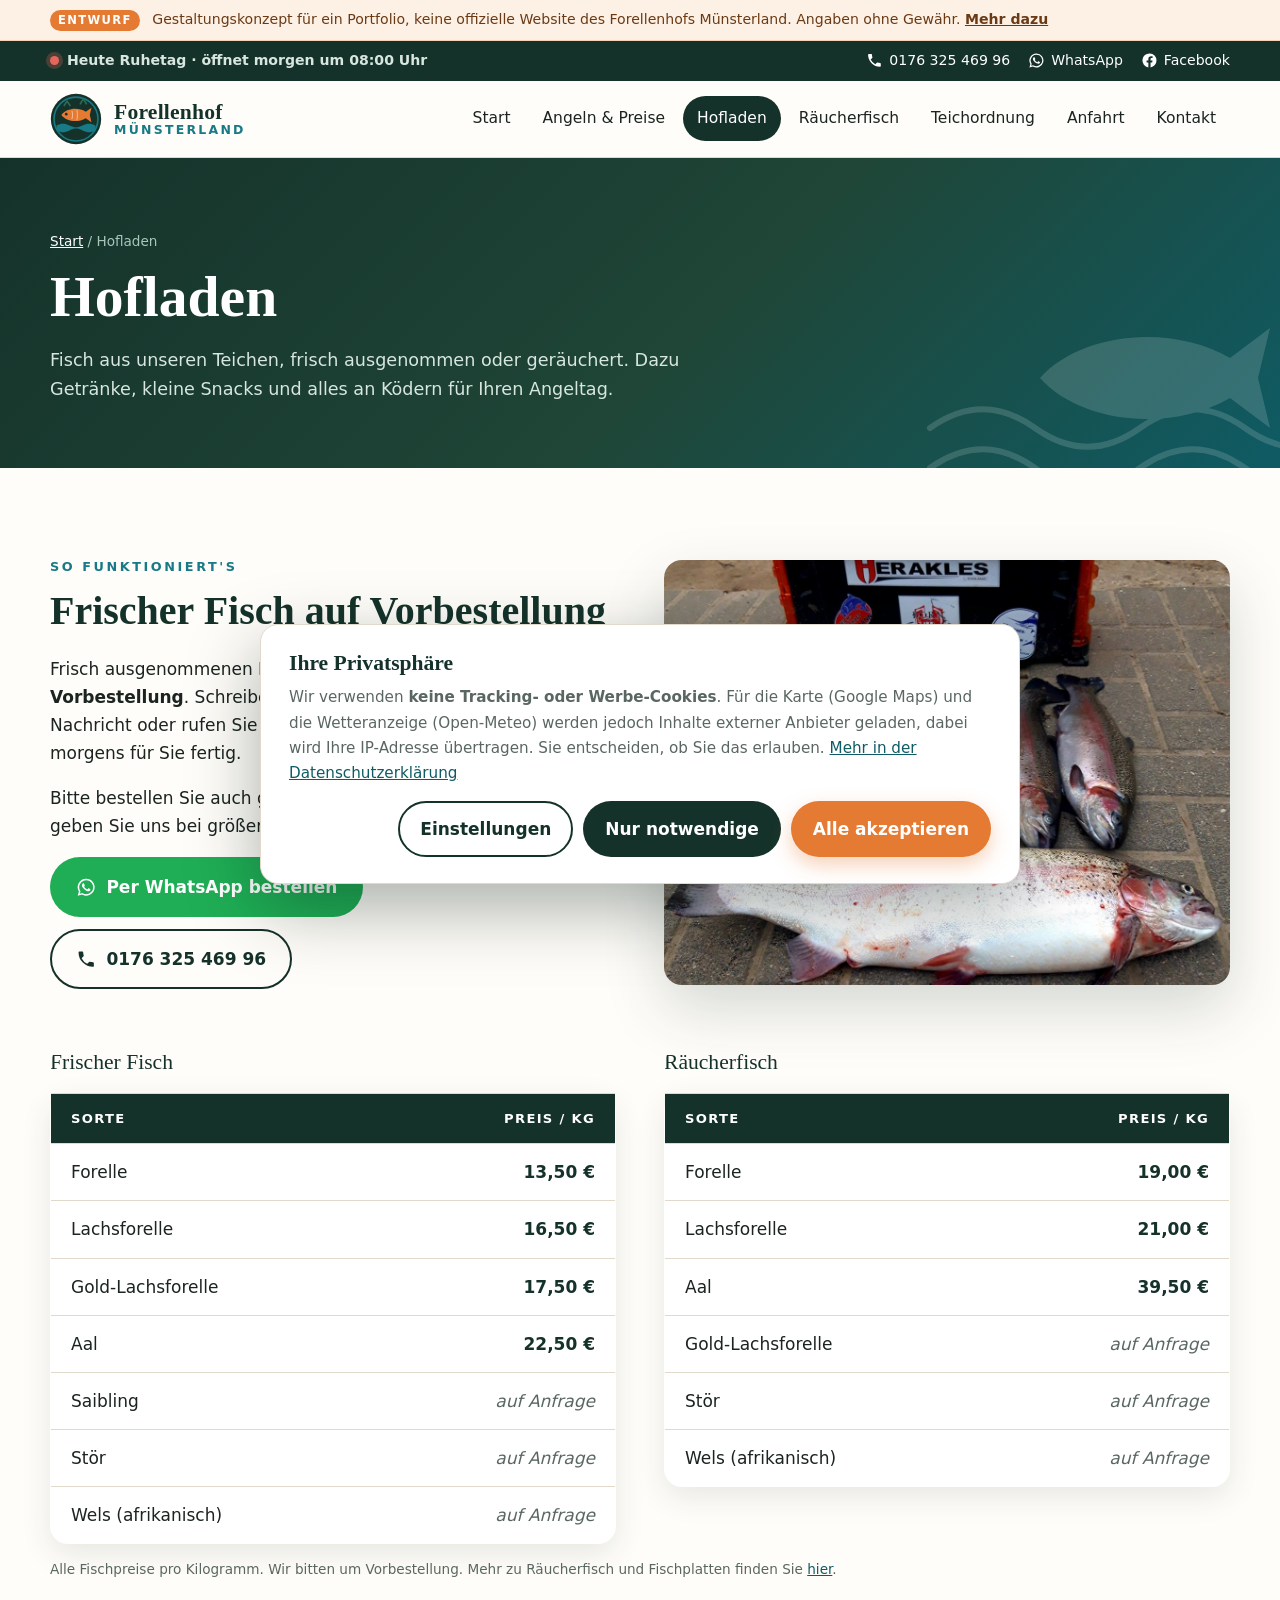
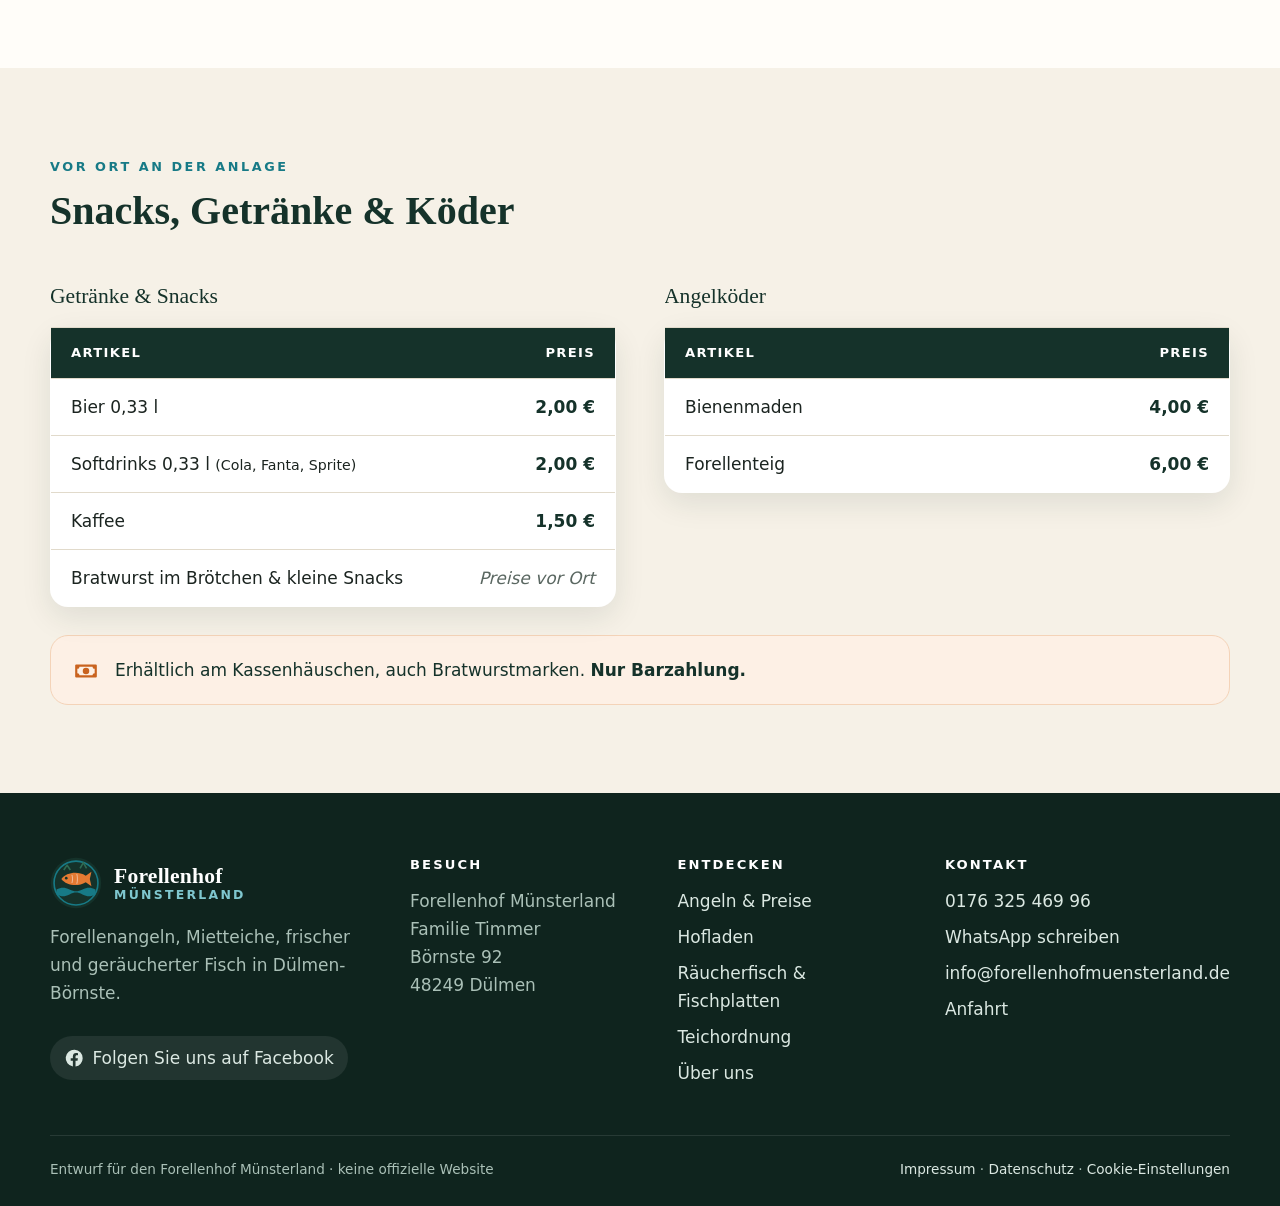
<file: forellenhof-website/hofladen.html>
<!doctype html>
<html lang="de">
<head>
  <meta charset="utf-8">
  <meta name="viewport" content="width=device-width, initial-scale=1">
  <!-- VORSCHAU: vor dem offiziellen Livegang entfernen (Impressum/Datenschutz dann auf "noindex, follow") -->
  <meta name="robots" content="noindex, nofollow">
  <title>Hofladen – frische Forellen &amp; Räucherfisch in Dülmen | Forellenhof Münsterland</title>
  <meta name="description" content="Frisch ausgenommene Forellen, Lachsforellen und Aal auf Vorbestellung, Räucherfisch, Getränke, Snacks und Angelköder im Hofladen des Forellenhofs Münsterland.">
  <meta name="theme-color" content="#15322a">
  <link rel="icon" href="assets/favicon.svg" type="image/svg+xml">
  <link rel="stylesheet" href="assets/style.css?v=9">
</head>
<body>
<!-- HEADER:START -->
<a class="skip" href="#inhalt">Zum Inhalt springen</a>
<div class="entwurf" role="note"><div class="wrap"><strong>Entwurf</strong> Gestaltungskonzept für ein Portfolio, keine offizielle Website des Forellenhofs Münsterland. Angaben ohne Gewähr. <a href="impressum.html">Mehr dazu</a></div></div>

<div class="topbar"><div class="wrap">
  <span class="status-pill" data-status><span class="txt">Öffnungszeiten</span></span>
  <div class="tb-links">
    <a href="tel:+4917632546996"><svg class="icon" aria-hidden="true"><use href="assets/icons.svg#phone"/></svg>0176 325 469 96</a>
    <a href="https://wa.me/4917632546996" target="_blank" rel="noopener"><svg class="icon" aria-hidden="true"><use href="assets/icons.svg#whatsapp"/></svg>WhatsApp</a>
    <a href="https://de-de.facebook.com/forellenhofmuensterland/" target="_blank" rel="noopener"><svg class="icon" aria-hidden="true"><use href="assets/icons.svg#facebook"/></svg>Facebook</a>
  </div>
</div></div>

<header class="header"><div class="wrap">
  <a class="brand" href="index.html" aria-label="Forellenhof Münsterland – Startseite">
    <svg aria-hidden="true"><use href="assets/icons.svg#logo"/></svg>
    <span class="brand-text"><strong>Forellenhof</strong><span>Münsterland</span></span>
  </a>
  <button class="nav-toggle" aria-expanded="false" aria-controls="nav" aria-label="Menü öffnen"><svg class="icon" aria-hidden="true"><use href="assets/icons.svg#menu"/></svg></button>
  <nav class="nav" id="nav" aria-label="Hauptmenü"><ul>
    <li><a href="index.html">Start</a></li>
    <li><a href="preise.html">Angeln &amp; Preise</a></li>
    <li><a href="hofladen.html">Hofladen</a></li>
    <li><a href="raeucherfisch.html">Räucherfisch</a></li>
    <li><a href="teichordnung.html">Teichordnung</a></li>
    <li><a href="anfahrt.html">Anfahrt</a></li>
    <li><a href="kontakt.html">Kontakt</a></li>
  </ul></nav>
</div></header>
<!-- HEADER:END -->

<main id="inhalt">
  <section class="page-hero">
    <div class="wrap">
      <div class="breadcrumb"><a href="index.html">Start</a> / Hofladen</div>
      <h1>Hofladen</h1>
      <p>Fisch aus unseren Teichen, frisch ausgenommen oder geräuchert. Dazu Getränke, kleine Snacks und alles an Ködern für Ihren Angeltag.</p>
    </div>
  </section>

  <section class="section">
    <div class="wrap">
      <div class="grid-2" style="margin-bottom:56px">
        <div class="reveal">
          <span class="kicker">So funktioniert's</span>
          <h2>Frischer Fisch auf Vorbestellung</h2>
          <p>Frisch ausgenommenen Fisch verkaufen wir <strong>nur auf Vorbestellung</strong>. Schreiben Sie uns am besten eine WhatsApp-Nachricht oder rufen Sie an. Wir machen die Bestellungen morgens für Sie fertig.</p>
          <p>Bitte bestellen Sie auch geräucherten Fisch möglichst vor, und geben Sie uns bei größeren Mengen rechtzeitig Bescheid.</p>
          <div class="btn-row">
            <a class="btn btn-whatsapp" href="https://wa.me/4917632546996?text=Hallo%2C%20ich%20m%C3%B6chte%20gerne%20Fisch%20bestellen%3A%20" target="_blank" rel="noopener"><svg class="icon" aria-hidden="true"><use href="assets/icons.svg#whatsapp"/></svg>Per WhatsApp bestellen</a>
            <a class="btn btn-outline" href="tel:+4917632546996"><svg class="icon" aria-hidden="true"><use href="assets/icons.svg#phone"/></svg>0176 325 469 96</a>
          </div>
        </div>
        <div class="photo reveal" style="aspect-ratio:4/3"><img src="img/teich-3.jpg" alt="Frisch gefangene Forellen und Lachsforellen" loading="lazy"></div>
      </div>

      <div class="grid-2" style="align-items:start">
        <table class="ptable reveal">
          <caption>Frischer Fisch</caption>
          <thead><tr><th>Sorte</th><th>Preis / kg</th></tr></thead>
          <tbody>
            <tr><td>Forelle</td><td><strong>13,50 €</strong></td></tr>
            <tr><td>Lachsforelle</td><td><strong>16,50 €</strong></td></tr>
            <tr><td>Gold-Lachsforelle</td><td><strong>17,50 €</strong></td></tr>
            <tr><td>Aal</td><td><strong>22,50 €</strong></td></tr>
            <tr><td>Saibling</td><td class="na">auf Anfrage</td></tr>
            <tr><td>Stör</td><td class="na">auf Anfrage</td></tr>
            <tr><td>Wels (afrikanisch)</td><td class="na">auf Anfrage</td></tr>
          </tbody>
        </table>
        <table class="ptable reveal">
          <caption>Räucherfisch</caption>
          <thead><tr><th>Sorte</th><th>Preis / kg</th></tr></thead>
          <tbody>
            <tr><td>Forelle</td><td><strong>19,00 €</strong></td></tr>
            <tr><td>Lachsforelle</td><td><strong>21,00 €</strong></td></tr>
            <tr><td>Aal</td><td><strong>39,50 €</strong></td></tr>
            <tr><td>Gold-Lachsforelle</td><td class="na">auf Anfrage</td></tr>
            <tr><td>Stör</td><td class="na">auf Anfrage</td></tr>
            <tr><td>Wels (afrikanisch)</td><td class="na">auf Anfrage</td></tr>
          </tbody>
        </table>
      </div>
      <p class="season-note" style="margin-top:14px">Alle Fischpreise pro Kilogramm. Wir bitten um Vorbestellung. Mehr zu Räucherfisch und Fischplatten finden Sie <a href="raeucherfisch.html">hier</a>.</p>
    </div>
  </section>

  <section class="section section-sand">
    <div class="wrap">
      <div class="section-head reveal">
        <span class="kicker">Vor Ort an der Anlage</span>
        <h2>Snacks, Getränke &amp; Köder</h2>
      </div>
      <div class="grid-2" style="align-items:start">
        <table class="ptable reveal">
          <caption>Getränke &amp; Snacks</caption>
          <thead><tr><th>Artikel</th><th>Preis</th></tr></thead>
          <tbody>
            <tr><td>Bier 0,33 l</td><td><strong>2,00 €</strong></td></tr>
            <tr><td>Softdrinks 0,33 l <small>(Cola, Fanta, Sprite)</small></td><td><strong>2,00 €</strong></td></tr>
            <tr><td>Kaffee</td><td><strong>1,50 €</strong></td></tr>
            <tr><td>Bratwurst im Brötchen &amp; kleine Snacks</td><td class="na">Preise vor Ort</td></tr>
          </tbody>
        </table>
        <table class="ptable reveal">
          <caption>Angelköder</caption>
          <thead><tr><th>Artikel</th><th>Preis</th></tr></thead>
          <tbody>
            <tr><td>Bienenmaden</td><td><strong>4,00 €</strong></td></tr>
            <tr><td>Forellenteig</td><td><strong>6,00 €</strong></td></tr>
          </tbody>
        </table>
      </div>
      <div class="notice warm reveal" style="margin-top:28px"><svg class="icon" aria-hidden="true"><use href="assets/icons.svg#cash"/></svg><p>Erhältlich am Kassenhäuschen, auch Bratwurstmarken. <strong>Nur Barzahlung.</strong></p></div>
    </div>
  </section>
</main>

<!-- FOOTER:START -->
<footer class="footer"><div class="wrap">
  <div class="grid">
    <div>
      <a class="brand" href="index.html"><svg aria-hidden="true"><use href="assets/icons.svg#logo"/></svg><span class="brand-text"><strong>Forellenhof</strong><span>Münsterland</span></span></a>
      <p>Forellenangeln, Mietteiche, frischer und geräucherter Fisch in Dülmen-Börnste.</p>
      <a class="social" href="https://de-de.facebook.com/forellenhofmuensterland/" target="_blank" rel="noopener"><svg class="icon" aria-hidden="true"><use href="assets/icons.svg#facebook"/></svg>Folgen Sie uns auf Facebook</a>
    </div>
    <div><h4>Besuch</h4><address>Forellenhof Münsterland<br>Familie Timmer<br>Börnste 92<br>48249 Dülmen</address></div>
    <div><h4>Entdecken</h4><ul>
      <li><a href="preise.html">Angeln &amp; Preise</a></li>
      <li><a href="hofladen.html">Hofladen</a></li>
      <li><a href="raeucherfisch.html">Räucherfisch &amp; Fischplatten</a></li>
      <li><a href="teichordnung.html">Teichordnung</a></li>
      <li><a href="ueber-uns.html">Über uns</a></li>
    </ul></div>
    <div><h4>Kontakt</h4><ul>
      <li><a href="tel:+4917632546996">0176 325 469 96</a></li>
      <li><a href="https://wa.me/4917632546996" target="_blank" rel="noopener">WhatsApp schreiben</a></li>
      <li><a href="mailto:info@forellenhofmuensterland.de">info@forellenhofmuensterland.de</a></li>
      <li><a href="anfahrt.html">Anfahrt</a></li>
    </ul></div>
  </div>
  <div class="footer-bottom"><span>Entwurf für den Forellenhof Münsterland · keine offizielle Website</span><span><a href="impressum.html">Impressum</a> · <a href="datenschutz.html">Datenschutz</a> · <button type="button" class="linkbtn" data-consent-open>Cookie-Einstellungen</button></span></div>
</div></footer>

<nav class="actionbar" aria-label="Schnellkontakt">
  <a href="tel:+4917632546996"><svg class="icon" aria-hidden="true"><use href="assets/icons.svg#phone"/></svg>Anrufen</a>
  <a class="wa" href="https://wa.me/4917632546996" target="_blank" rel="noopener"><svg class="icon" aria-hidden="true"><use href="assets/icons.svg#whatsapp"/></svg>WhatsApp</a>
  <a class="route" href="https://www.google.com/maps/dir/?api=1&amp;destination=B%C3%B6rnste+92%2C+48249+D%C3%BClmen" target="_blank" rel="noopener"><svg class="icon" aria-hidden="true"><use href="assets/icons.svg#route"/></svg>Route</a>
</nav>

<script src="assets/daten.js?v=9"></script>
<script src="assets/main.js?v=9"></script>
<!-- FOOTER:END -->
</body>
</html>
</file>
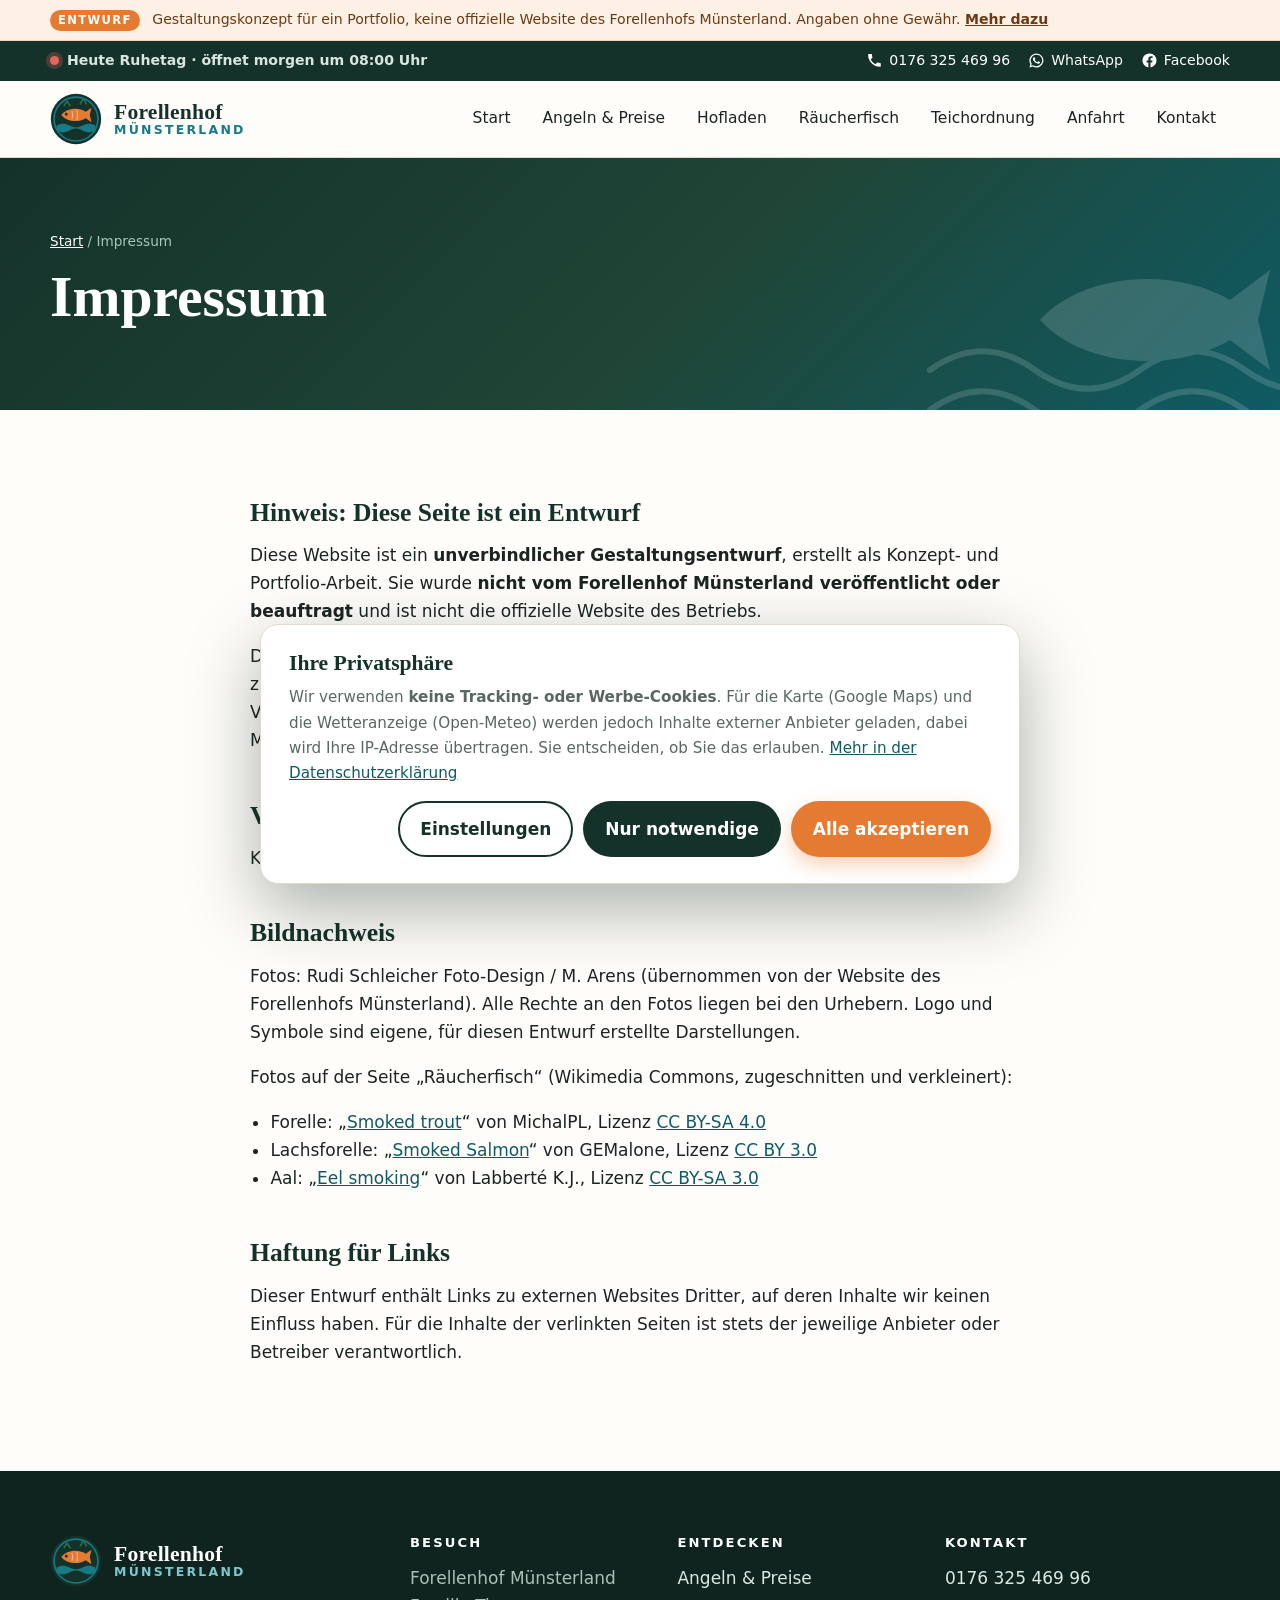
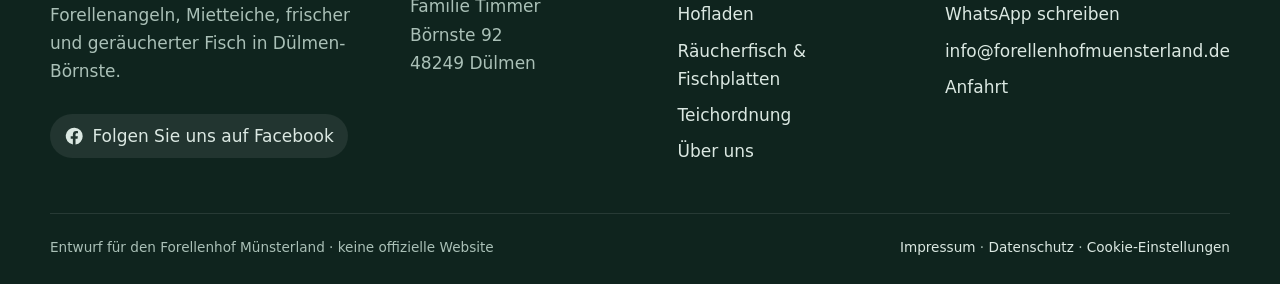
<file: forellenhof-website/impressum.html>
<!doctype html>
<html lang="de">
<head>
  <meta charset="utf-8">
  <meta name="viewport" content="width=device-width, initial-scale=1">
  <!-- VORSCHAU: vor dem offiziellen Livegang entfernen (Impressum/Datenschutz dann auf "noindex, follow") -->
  <meta name="robots" content="noindex, nofollow">
  <title>Impressum | Forellenhof Münsterland</title>
  <meta name="theme-color" content="#15322a">
  <link rel="icon" href="assets/favicon.svg" type="image/svg+xml">
  <link rel="stylesheet" href="assets/style.css?v=9">
</head>
<body>
<!-- HEADER:START -->
<a class="skip" href="#inhalt">Zum Inhalt springen</a>
<div class="entwurf" role="note"><div class="wrap"><strong>Entwurf</strong> Gestaltungskonzept für ein Portfolio, keine offizielle Website des Forellenhofs Münsterland. Angaben ohne Gewähr. <a href="impressum.html">Mehr dazu</a></div></div>

<div class="topbar"><div class="wrap">
  <span class="status-pill" data-status><span class="txt">Öffnungszeiten</span></span>
  <div class="tb-links">
    <a href="tel:+4917632546996"><svg class="icon" aria-hidden="true"><use href="assets/icons.svg#phone"/></svg>0176 325 469 96</a>
    <a href="https://wa.me/4917632546996" target="_blank" rel="noopener"><svg class="icon" aria-hidden="true"><use href="assets/icons.svg#whatsapp"/></svg>WhatsApp</a>
    <a href="https://de-de.facebook.com/forellenhofmuensterland/" target="_blank" rel="noopener"><svg class="icon" aria-hidden="true"><use href="assets/icons.svg#facebook"/></svg>Facebook</a>
  </div>
</div></div>

<header class="header"><div class="wrap">
  <a class="brand" href="index.html" aria-label="Forellenhof Münsterland – Startseite">
    <svg aria-hidden="true"><use href="assets/icons.svg#logo"/></svg>
    <span class="brand-text"><strong>Forellenhof</strong><span>Münsterland</span></span>
  </a>
  <button class="nav-toggle" aria-expanded="false" aria-controls="nav" aria-label="Menü öffnen"><svg class="icon" aria-hidden="true"><use href="assets/icons.svg#menu"/></svg></button>
  <nav class="nav" id="nav" aria-label="Hauptmenü"><ul>
    <li><a href="index.html">Start</a></li>
    <li><a href="preise.html">Angeln &amp; Preise</a></li>
    <li><a href="hofladen.html">Hofladen</a></li>
    <li><a href="raeucherfisch.html">Räucherfisch</a></li>
    <li><a href="teichordnung.html">Teichordnung</a></li>
    <li><a href="anfahrt.html">Anfahrt</a></li>
    <li><a href="kontakt.html">Kontakt</a></li>
  </ul></nav>
</div></header>
<!-- HEADER:END -->

<main id="inhalt">
  <section class="page-hero">
    <div class="wrap">
      <div class="breadcrumb"><a href="index.html">Start</a> / Impressum</div>
      <h1>Impressum</h1>
    </div>
  </section>

  <section class="section">
    <div class="wrap prose">
      <h2 style="margin-top:0">Hinweis: Diese Seite ist ein Entwurf</h2>
      <p>Diese Website ist ein <strong>unverbindlicher Gestaltungsentwurf</strong>, erstellt als Konzept- und Portfolio-Arbeit. Sie wurde <strong>nicht vom Forellenhof Münsterland veröffentlicht oder beauftragt</strong> und ist nicht die offizielle Website des Betriebs.</p>
      <p>Die Angaben zu Preisen, Öffnungszeiten und Angeboten stammen von der öffentlich zugänglichen Website des Betriebs und können veraltet oder unvollständig sein. Verbindliche Informationen erhalten Sie ausschließlich direkt beim Forellenhof Münsterland.</p>

      <h2>Verantwortlich für diesen Entwurf</h2>
      <!-- NAME UND ANSCHRIFT DES ENTWURFS-ERSTELLERS HIER EINTRAGEN -->
      <p>Kontakt über GitHub: <a href="https://github.com/Emmosk2607" target="_blank" rel="noopener">github.com/Emmosk2607</a></p>

      <h2>Bildnachweis</h2>
      <p>Fotos: Rudi Schleicher Foto-Design / M. Arens (übernommen von der Website des Forellenhofs Münsterland). Alle Rechte an den Fotos liegen bei den Urhebern. Logo und Symbole sind eigene, für diesen Entwurf erstellte Darstellungen.</p>
      <p>Fotos auf der Seite „Räucherfisch“ (Wikimedia Commons, zugeschnitten und verkleinert):</p>
      <ul>
        <li>Forelle: „<a href="https://commons.wikimedia.org/wiki/File:Smoked_trout.jpg" target="_blank" rel="noopener">Smoked trout</a>“ von MichalPL, Lizenz <a href="https://creativecommons.org/licenses/by-sa/4.0/deed.de" target="_blank" rel="noopener">CC BY-SA 4.0</a></li>
        <li>Lachsforelle: „<a href="https://commons.wikimedia.org/wiki/File:Smoked_Salmon.jpg" target="_blank" rel="noopener">Smoked Salmon</a>“ von GEMalone, Lizenz <a href="https://creativecommons.org/licenses/by/3.0/deed.de" target="_blank" rel="noopener">CC BY 3.0</a></li>
        <li>Aal: „<a href="https://commons.wikimedia.org/wiki/File:Eel_smoking.jpg" target="_blank" rel="noopener">Eel smoking</a>“ von Labberté K.J., Lizenz <a href="https://creativecommons.org/licenses/by-sa/3.0/deed.de" target="_blank" rel="noopener">CC BY-SA 3.0</a></li>
      </ul>

      <h2>Haftung für Links</h2>
      <p>Dieser Entwurf enthält Links zu externen Websites Dritter, auf deren Inhalte wir keinen Einfluss haben. Für die Inhalte der verlinkten Seiten ist stets der jeweilige Anbieter oder Betreiber verantwortlich.</p>
    </div>
  </section>
</main>

<!-- FOOTER:START -->
<footer class="footer"><div class="wrap">
  <div class="grid">
    <div>
      <a class="brand" href="index.html"><svg aria-hidden="true"><use href="assets/icons.svg#logo"/></svg><span class="brand-text"><strong>Forellenhof</strong><span>Münsterland</span></span></a>
      <p>Forellenangeln, Mietteiche, frischer und geräucherter Fisch in Dülmen-Börnste.</p>
      <a class="social" href="https://de-de.facebook.com/forellenhofmuensterland/" target="_blank" rel="noopener"><svg class="icon" aria-hidden="true"><use href="assets/icons.svg#facebook"/></svg>Folgen Sie uns auf Facebook</a>
    </div>
    <div><h4>Besuch</h4><address>Forellenhof Münsterland<br>Familie Timmer<br>Börnste 92<br>48249 Dülmen</address></div>
    <div><h4>Entdecken</h4><ul>
      <li><a href="preise.html">Angeln &amp; Preise</a></li>
      <li><a href="hofladen.html">Hofladen</a></li>
      <li><a href="raeucherfisch.html">Räucherfisch &amp; Fischplatten</a></li>
      <li><a href="teichordnung.html">Teichordnung</a></li>
      <li><a href="ueber-uns.html">Über uns</a></li>
    </ul></div>
    <div><h4>Kontakt</h4><ul>
      <li><a href="tel:+4917632546996">0176 325 469 96</a></li>
      <li><a href="https://wa.me/4917632546996" target="_blank" rel="noopener">WhatsApp schreiben</a></li>
      <li><a href="mailto:info@forellenhofmuensterland.de">info@forellenhofmuensterland.de</a></li>
      <li><a href="anfahrt.html">Anfahrt</a></li>
    </ul></div>
  </div>
  <div class="footer-bottom"><span>Entwurf für den Forellenhof Münsterland · keine offizielle Website</span><span><a href="impressum.html">Impressum</a> · <a href="datenschutz.html">Datenschutz</a> · <button type="button" class="linkbtn" data-consent-open>Cookie-Einstellungen</button></span></div>
</div></footer>

<nav class="actionbar" aria-label="Schnellkontakt">
  <a href="tel:+4917632546996"><svg class="icon" aria-hidden="true"><use href="assets/icons.svg#phone"/></svg>Anrufen</a>
  <a class="wa" href="https://wa.me/4917632546996" target="_blank" rel="noopener"><svg class="icon" aria-hidden="true"><use href="assets/icons.svg#whatsapp"/></svg>WhatsApp</a>
  <a class="route" href="https://www.google.com/maps/dir/?api=1&amp;destination=B%C3%B6rnste+92%2C+48249+D%C3%BClmen" target="_blank" rel="noopener"><svg class="icon" aria-hidden="true"><use href="assets/icons.svg#route"/></svg>Route</a>
</nav>

<script src="assets/daten.js?v=9"></script>
<script src="assets/main.js?v=9"></script>
<!-- FOOTER:END -->
</body>
</html>
</file>
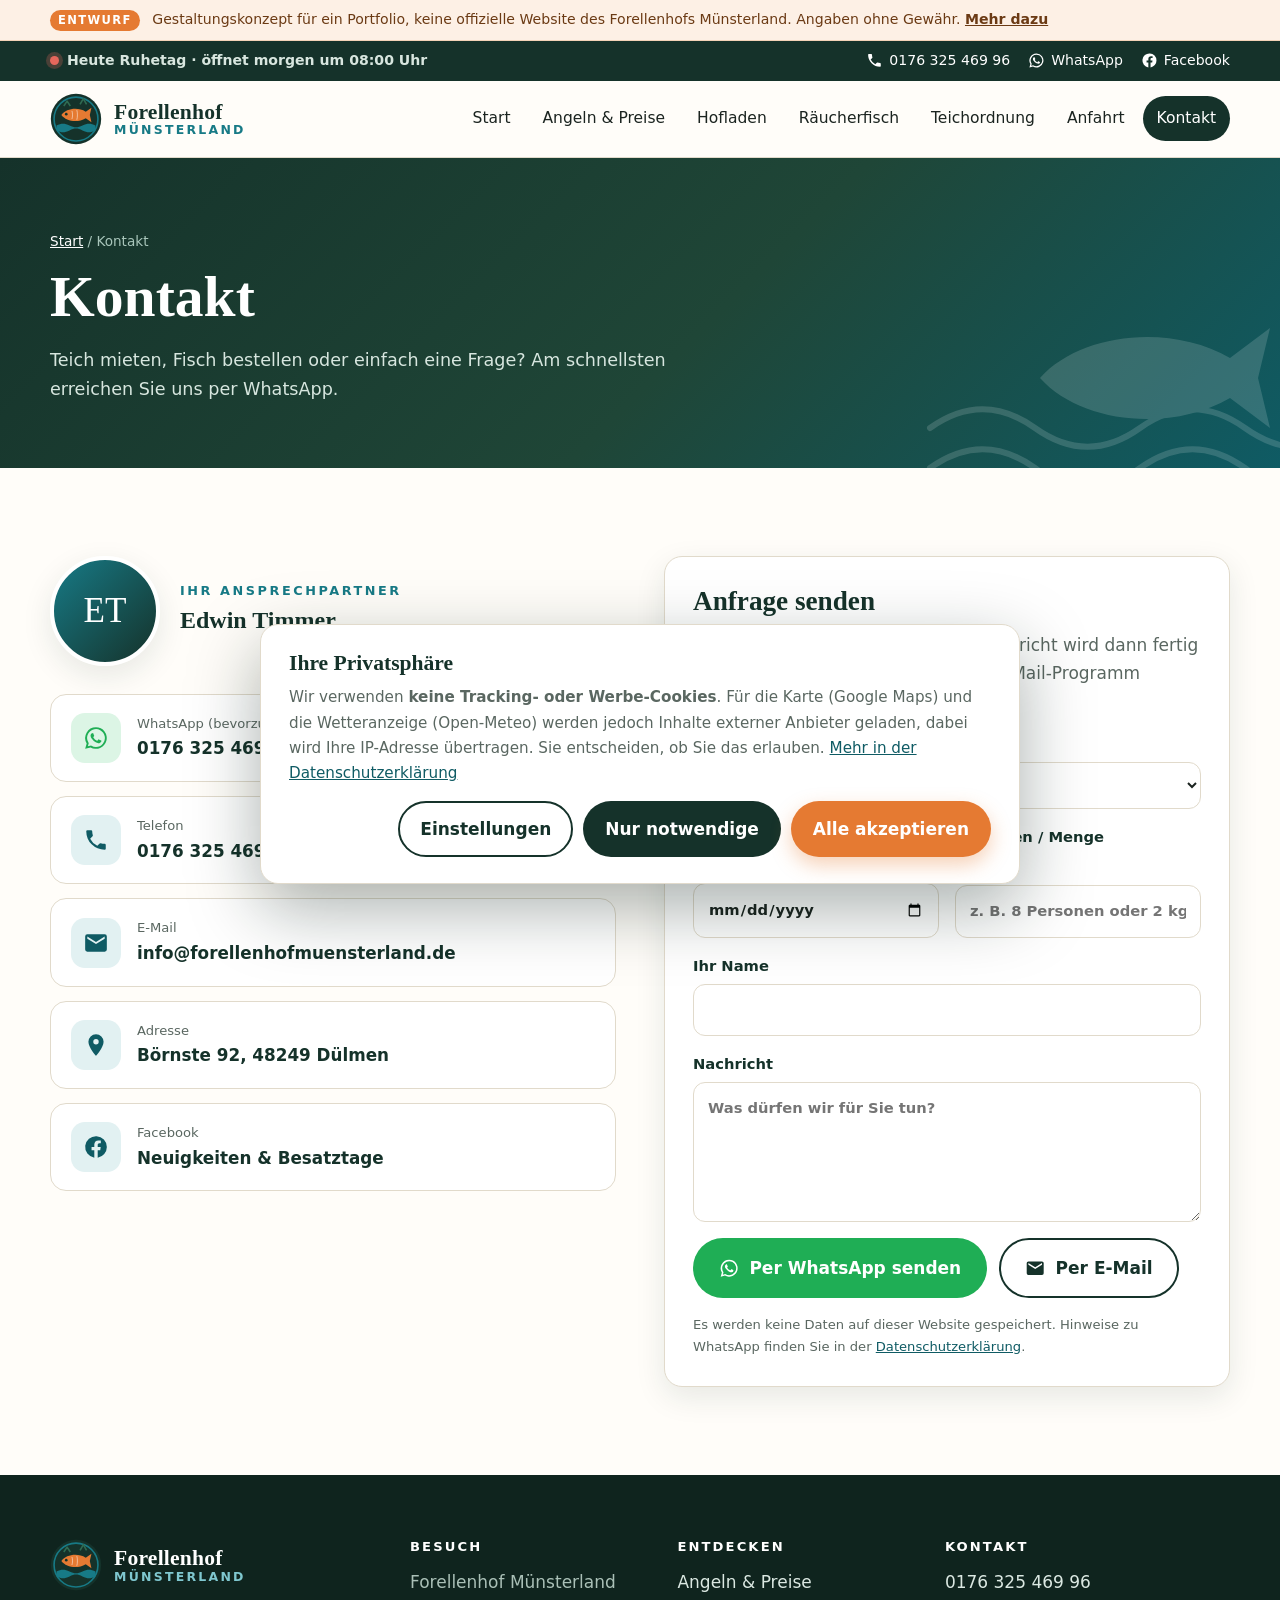
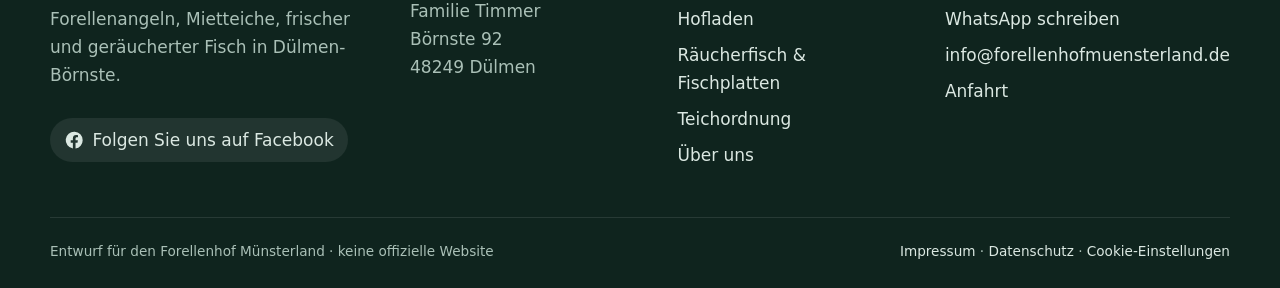
<file: forellenhof-website/kontakt.html>
<!doctype html>
<html lang="de">
<head>
  <meta charset="utf-8">
  <meta name="viewport" content="width=device-width, initial-scale=1">
  <!-- VORSCHAU: vor dem offiziellen Livegang entfernen (Impressum/Datenschutz dann auf "noindex, follow") -->
  <meta name="robots" content="noindex, nofollow">
  <title>Kontakt – Teich mieten &amp; Fisch bestellen | Forellenhof Münsterland</title>
  <meta name="description" content="Kontakt zum Forellenhof Münsterland: Telefon und WhatsApp 0176 325 469 96 – für Teichmiete, Gruppenveranstaltungen, Fisch- und Räucherfischbestellungen.">
  <meta name="theme-color" content="#15322a">
  <link rel="icon" href="assets/favicon.svg" type="image/svg+xml">
  <link rel="stylesheet" href="assets/style.css?v=9">
</head>
<body>
<!-- HEADER:START -->
<a class="skip" href="#inhalt">Zum Inhalt springen</a>
<div class="entwurf" role="note"><div class="wrap"><strong>Entwurf</strong> Gestaltungskonzept für ein Portfolio, keine offizielle Website des Forellenhofs Münsterland. Angaben ohne Gewähr. <a href="impressum.html">Mehr dazu</a></div></div>

<div class="topbar"><div class="wrap">
  <span class="status-pill" data-status><span class="txt">Öffnungszeiten</span></span>
  <div class="tb-links">
    <a href="tel:+4917632546996"><svg class="icon" aria-hidden="true"><use href="assets/icons.svg#phone"/></svg>0176 325 469 96</a>
    <a href="https://wa.me/4917632546996" target="_blank" rel="noopener"><svg class="icon" aria-hidden="true"><use href="assets/icons.svg#whatsapp"/></svg>WhatsApp</a>
    <a href="https://de-de.facebook.com/forellenhofmuensterland/" target="_blank" rel="noopener"><svg class="icon" aria-hidden="true"><use href="assets/icons.svg#facebook"/></svg>Facebook</a>
  </div>
</div></div>

<header class="header"><div class="wrap">
  <a class="brand" href="index.html" aria-label="Forellenhof Münsterland – Startseite">
    <svg aria-hidden="true"><use href="assets/icons.svg#logo"/></svg>
    <span class="brand-text"><strong>Forellenhof</strong><span>Münsterland</span></span>
  </a>
  <button class="nav-toggle" aria-expanded="false" aria-controls="nav" aria-label="Menü öffnen"><svg class="icon" aria-hidden="true"><use href="assets/icons.svg#menu"/></svg></button>
  <nav class="nav" id="nav" aria-label="Hauptmenü"><ul>
    <li><a href="index.html">Start</a></li>
    <li><a href="preise.html">Angeln &amp; Preise</a></li>
    <li><a href="hofladen.html">Hofladen</a></li>
    <li><a href="raeucherfisch.html">Räucherfisch</a></li>
    <li><a href="teichordnung.html">Teichordnung</a></li>
    <li><a href="anfahrt.html">Anfahrt</a></li>
    <li><a href="kontakt.html">Kontakt</a></li>
  </ul></nav>
</div></header>
<!-- HEADER:END -->

<main id="inhalt">
  <section class="page-hero">
    <div class="wrap">
      <div class="breadcrumb"><a href="index.html">Start</a> / Kontakt</div>
      <h1>Kontakt</h1>
      <p>Teich mieten, Fisch bestellen oder einfach eine Frage? Am schnellsten erreichen Sie uns per WhatsApp.</p>
    </div>
  </section>

  <section class="section">
    <div class="wrap grid-2" style="align-items:start">
      <div class="reveal">
        <div class="person" style="margin-bottom:28px">
          <span class="avatar" aria-hidden="true">ET</span>
          <div><span class="kicker" style="margin:0">Ihr Ansprechpartner</span><strong style="font-family:var(--font-head);font-size:1.5rem;color:var(--forest)">Edwin Timmer</strong></div>
        </div>
        <div class="contact-cards">
          <a class="ccard" href="https://wa.me/4917632546996" target="_blank" rel="noopener">
            <span class="ic wa"><svg class="icon" aria-hidden="true"><use href="assets/icons.svg#whatsapp"/></svg></span>
            <span><small>WhatsApp (bevorzugt)</small><strong>0176 325 469 96</strong></span>
          </a>
          <a class="ccard" href="tel:+4917632546996">
            <span class="ic"><svg class="icon" aria-hidden="true"><use href="assets/icons.svg#phone"/></svg></span>
            <span><small>Telefon</small><strong>0176 325 469 96</strong></span>
          </a>
          <a class="ccard" href="mailto:info@forellenhofmuensterland.de">
            <span class="ic"><svg class="icon" aria-hidden="true"><use href="assets/icons.svg#mail"/></svg></span>
            <span><small>E-Mail</small><strong>info@forellenhofmuensterland.de</strong></span>
          </a>
          <a class="ccard" href="anfahrt.html">
            <span class="ic"><svg class="icon" aria-hidden="true"><use href="assets/icons.svg#pin"/></svg></span>
            <span><small>Adresse</small><strong>Börnste 92, 48249 Dülmen</strong></span>
          </a>
          <a class="ccard" href="https://de-de.facebook.com/forellenhofmuensterland/" target="_blank" rel="noopener">
            <span class="ic"><svg class="icon" aria-hidden="true"><use href="assets/icons.svg#facebook"/></svg></span>
            <span><small>Facebook</small><strong>Neuigkeiten &amp; Besatztage</strong></span>
          </a>
        </div>
      </div>

      <div class="card reveal">
        <h2 style="font-size:1.7rem">Anfrage senden</h2>
        <p style="color:var(--muted)">Füllen Sie das Formular aus. Ihre Nachricht wird dann fertig formuliert in WhatsApp oder Ihrem E-Mail-Programm geöffnet.</p>
        <form class="form" data-request-form>
          <label>Ihr Anliegen
            <select name="anliegen" required>
              <option>Teich mieten</option>
              <option>Gruppenveranstaltung</option>
              <option>Frischen Fisch bestellen</option>
              <option>Räucherfisch bestellen</option>
              <option>Fischplatte</option>
              <option>Allgemeine Frage</option>
            </select>
          </label>
          <div class="row">
            <label>Wunschtermin <span class="hint">(optional)</span><input type="date" name="datum"></label>
            <label>Personen / Menge <span class="hint">(optional)</span><input type="text" name="personen" placeholder="z. B. 8 Personen oder 2 kg"></label>
          </div>
          <label>Ihr Name<input type="text" name="name" required autocomplete="name"></label>
          <label>Nachricht<textarea name="nachricht" placeholder="Was dürfen wir für Sie tun?"></textarea></label>
          <div class="btn-row">
            <button class="btn btn-whatsapp" type="submit" value="whatsapp"><svg class="icon" aria-hidden="true"><use href="assets/icons.svg#whatsapp"/></svg>Per WhatsApp senden</button>
            <button class="btn btn-outline" type="submit" value="mail"><svg class="icon" aria-hidden="true"><use href="assets/icons.svg#mail"/></svg>Per E-Mail</button>
          </div>
          <p class="hint" style="margin:0">Es werden keine Daten auf dieser Website gespeichert. Hinweise zu WhatsApp finden Sie in der <a href="datenschutz.html">Datenschutzerklärung</a>.</p>
        </form>
      </div>
    </div>
  </section>
</main>

<!-- FOOTER:START -->
<footer class="footer"><div class="wrap">
  <div class="grid">
    <div>
      <a class="brand" href="index.html"><svg aria-hidden="true"><use href="assets/icons.svg#logo"/></svg><span class="brand-text"><strong>Forellenhof</strong><span>Münsterland</span></span></a>
      <p>Forellenangeln, Mietteiche, frischer und geräucherter Fisch in Dülmen-Börnste.</p>
      <a class="social" href="https://de-de.facebook.com/forellenhofmuensterland/" target="_blank" rel="noopener"><svg class="icon" aria-hidden="true"><use href="assets/icons.svg#facebook"/></svg>Folgen Sie uns auf Facebook</a>
    </div>
    <div><h4>Besuch</h4><address>Forellenhof Münsterland<br>Familie Timmer<br>Börnste 92<br>48249 Dülmen</address></div>
    <div><h4>Entdecken</h4><ul>
      <li><a href="preise.html">Angeln &amp; Preise</a></li>
      <li><a href="hofladen.html">Hofladen</a></li>
      <li><a href="raeucherfisch.html">Räucherfisch &amp; Fischplatten</a></li>
      <li><a href="teichordnung.html">Teichordnung</a></li>
      <li><a href="ueber-uns.html">Über uns</a></li>
    </ul></div>
    <div><h4>Kontakt</h4><ul>
      <li><a href="tel:+4917632546996">0176 325 469 96</a></li>
      <li><a href="https://wa.me/4917632546996" target="_blank" rel="noopener">WhatsApp schreiben</a></li>
      <li><a href="mailto:info@forellenhofmuensterland.de">info@forellenhofmuensterland.de</a></li>
      <li><a href="anfahrt.html">Anfahrt</a></li>
    </ul></div>
  </div>
  <div class="footer-bottom"><span>Entwurf für den Forellenhof Münsterland · keine offizielle Website</span><span><a href="impressum.html">Impressum</a> · <a href="datenschutz.html">Datenschutz</a> · <button type="button" class="linkbtn" data-consent-open>Cookie-Einstellungen</button></span></div>
</div></footer>

<nav class="actionbar" aria-label="Schnellkontakt">
  <a href="tel:+4917632546996"><svg class="icon" aria-hidden="true"><use href="assets/icons.svg#phone"/></svg>Anrufen</a>
  <a class="wa" href="https://wa.me/4917632546996" target="_blank" rel="noopener"><svg class="icon" aria-hidden="true"><use href="assets/icons.svg#whatsapp"/></svg>WhatsApp</a>
  <a class="route" href="https://www.google.com/maps/dir/?api=1&amp;destination=B%C3%B6rnste+92%2C+48249+D%C3%BClmen" target="_blank" rel="noopener"><svg class="icon" aria-hidden="true"><use href="assets/icons.svg#route"/></svg>Route</a>
</nav>

<script src="assets/daten.js?v=9"></script>
<script src="assets/main.js?v=9"></script>
<!-- FOOTER:END -->
</body>
</html>
</file>
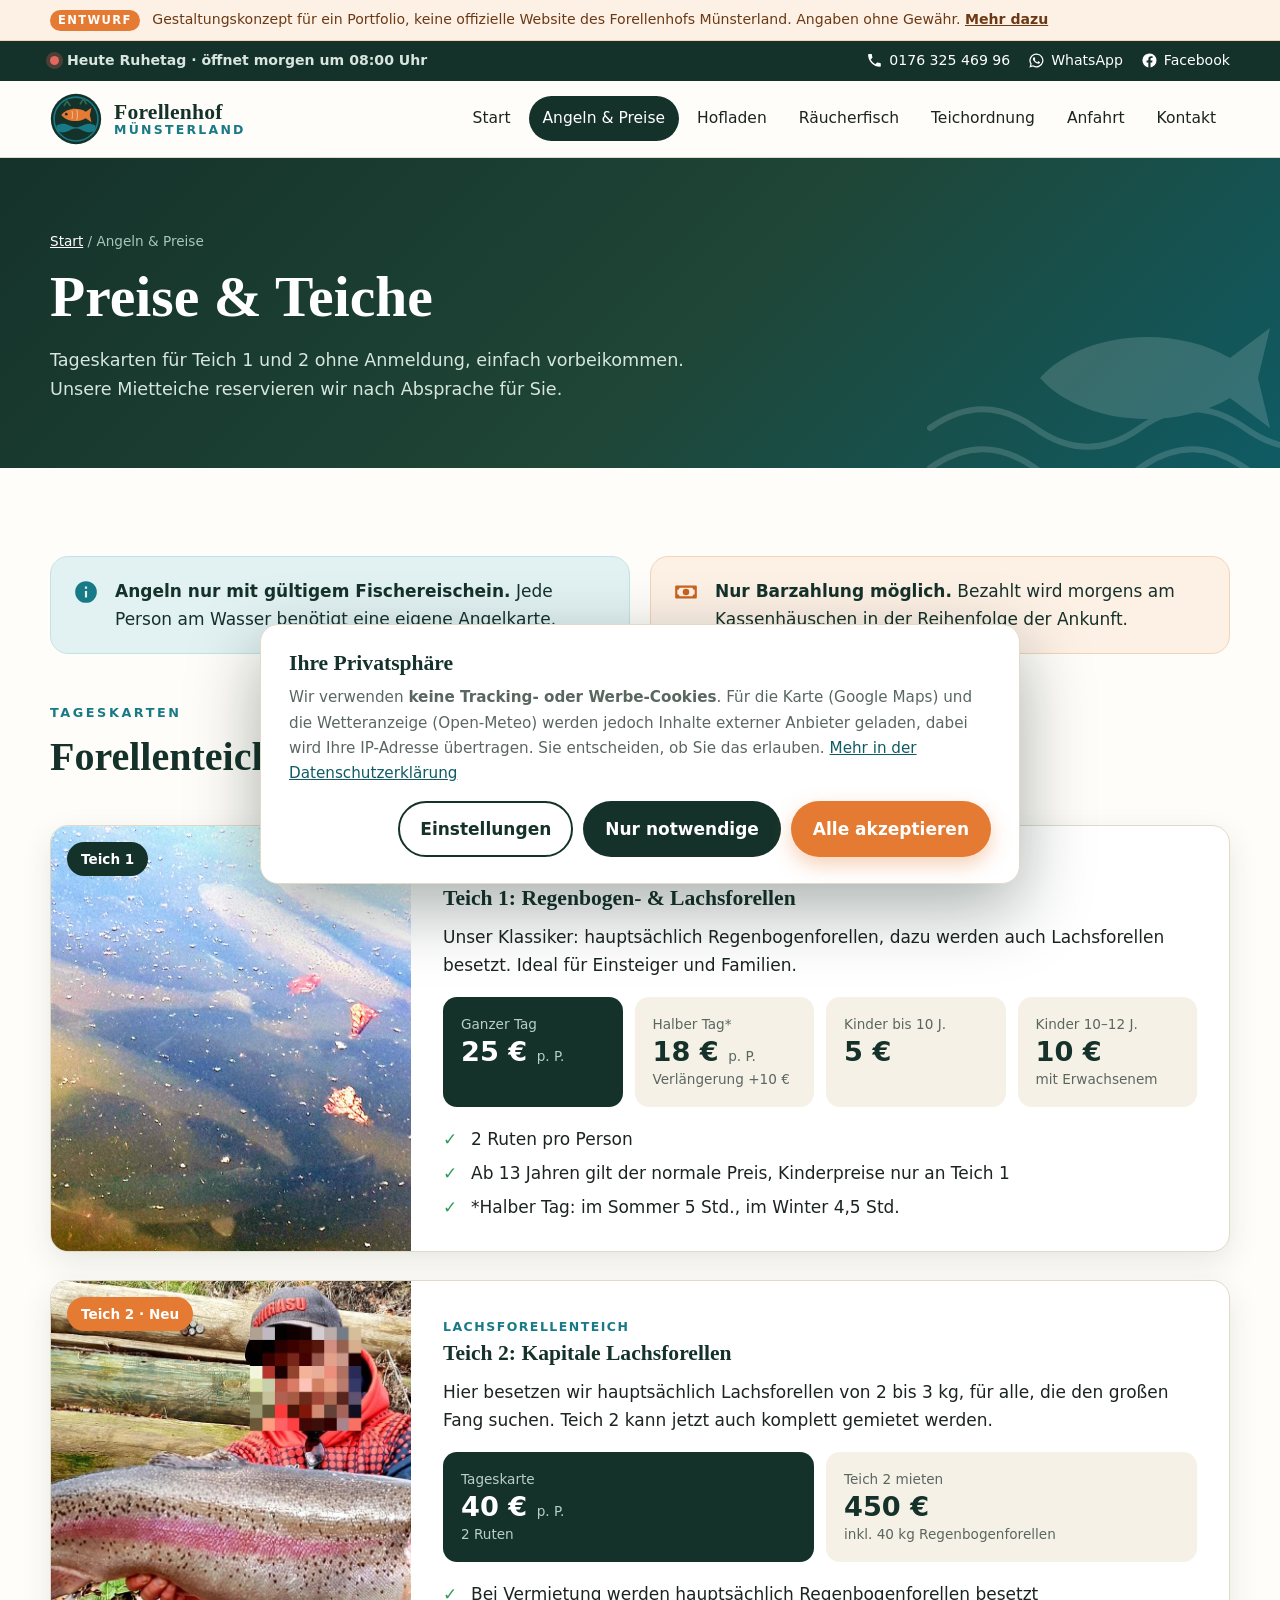
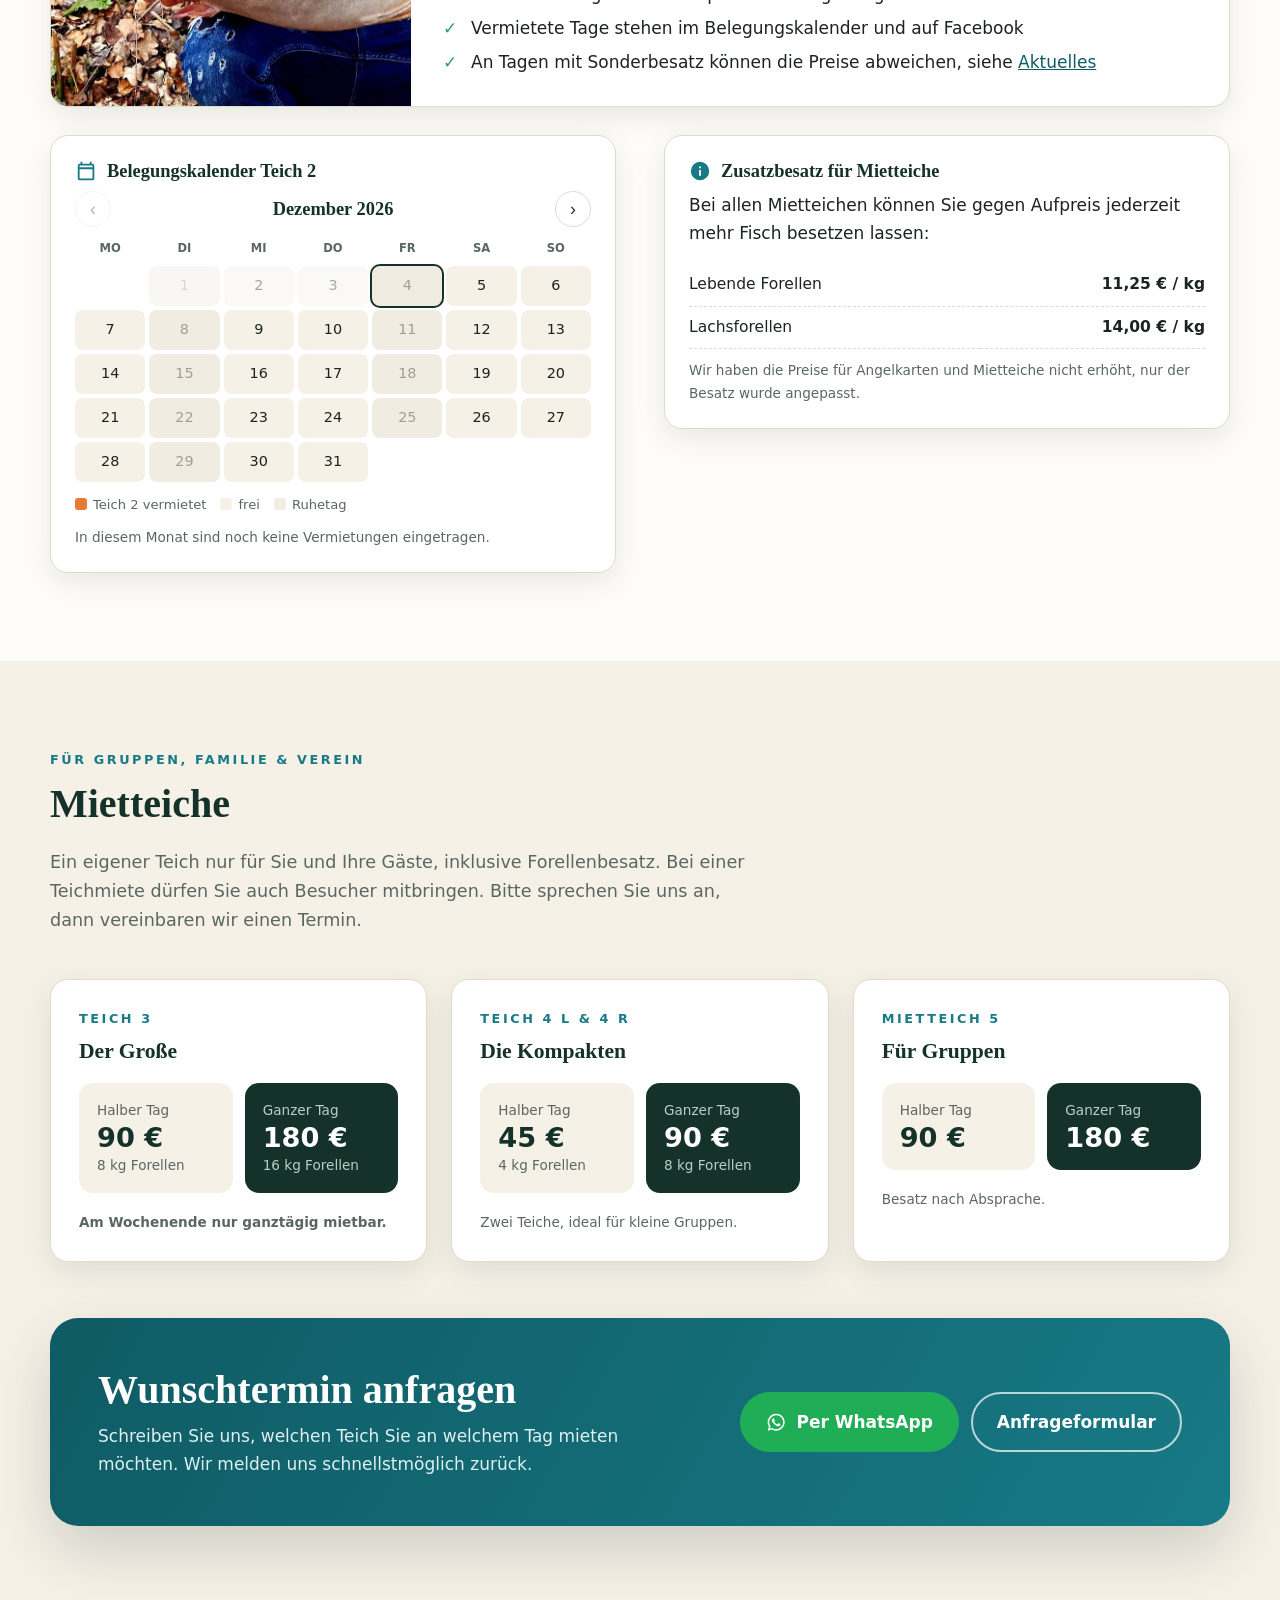
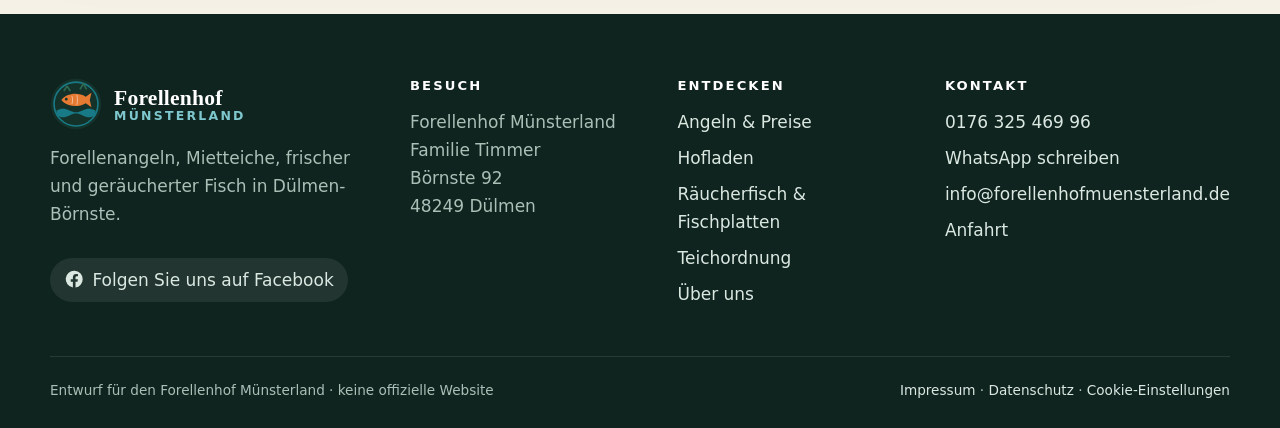
<file: forellenhof-website/preise.html>
<!doctype html>
<html lang="de">
<head>
  <meta charset="utf-8">
  <meta name="viewport" content="width=device-width, initial-scale=1">
  <!-- VORSCHAU: vor dem offiziellen Livegang entfernen (Impressum/Datenschutz dann auf "noindex, follow") -->
  <meta name="robots" content="noindex, nofollow">
  <title>Preise &amp; Teiche – Angelkarten und Mietteiche | Forellenhof Münsterland</title>
  <meta name="description" content="Angelkarten ab 18 € für Forellen und Lachsforellen, Kinderpreise und Mietteiche ab 45 € inkl. Besatz – alle Preise des Forellenhofs Münsterland in Dülmen.">
  <meta name="theme-color" content="#15322a">
  <link rel="icon" href="assets/favicon.svg" type="image/svg+xml">
  <link rel="stylesheet" href="assets/style.css?v=9">
</head>
<body>
<!-- HEADER:START -->
<a class="skip" href="#inhalt">Zum Inhalt springen</a>
<div class="entwurf" role="note"><div class="wrap"><strong>Entwurf</strong> Gestaltungskonzept für ein Portfolio, keine offizielle Website des Forellenhofs Münsterland. Angaben ohne Gewähr. <a href="impressum.html">Mehr dazu</a></div></div>

<div class="topbar"><div class="wrap">
  <span class="status-pill" data-status><span class="txt">Öffnungszeiten</span></span>
  <div class="tb-links">
    <a href="tel:+4917632546996"><svg class="icon" aria-hidden="true"><use href="assets/icons.svg#phone"/></svg>0176 325 469 96</a>
    <a href="https://wa.me/4917632546996" target="_blank" rel="noopener"><svg class="icon" aria-hidden="true"><use href="assets/icons.svg#whatsapp"/></svg>WhatsApp</a>
    <a href="https://de-de.facebook.com/forellenhofmuensterland/" target="_blank" rel="noopener"><svg class="icon" aria-hidden="true"><use href="assets/icons.svg#facebook"/></svg>Facebook</a>
  </div>
</div></div>

<header class="header"><div class="wrap">
  <a class="brand" href="index.html" aria-label="Forellenhof Münsterland – Startseite">
    <svg aria-hidden="true"><use href="assets/icons.svg#logo"/></svg>
    <span class="brand-text"><strong>Forellenhof</strong><span>Münsterland</span></span>
  </a>
  <button class="nav-toggle" aria-expanded="false" aria-controls="nav" aria-label="Menü öffnen"><svg class="icon" aria-hidden="true"><use href="assets/icons.svg#menu"/></svg></button>
  <nav class="nav" id="nav" aria-label="Hauptmenü"><ul>
    <li><a href="index.html">Start</a></li>
    <li><a href="preise.html">Angeln &amp; Preise</a></li>
    <li><a href="hofladen.html">Hofladen</a></li>
    <li><a href="raeucherfisch.html">Räucherfisch</a></li>
    <li><a href="teichordnung.html">Teichordnung</a></li>
    <li><a href="anfahrt.html">Anfahrt</a></li>
    <li><a href="kontakt.html">Kontakt</a></li>
  </ul></nav>
</div></header>
<!-- HEADER:END -->

<main id="inhalt">
  <section class="page-hero">
    <div class="wrap">
      <div class="breadcrumb"><a href="index.html">Start</a> / Angeln &amp; Preise</div>
      <h1>Preise &amp; Teiche</h1>
      <p>Tageskarten für Teich 1 und 2 ohne Anmeldung, einfach vorbeikommen. Unsere Mietteiche reservieren wir nach Absprache für Sie.</p>
    </div>
  </section>

  <section class="section">
    <div class="wrap">
      <div class="grid-2" style="margin-bottom:48px;gap:20px">
        <div class="notice"><svg class="icon" aria-hidden="true"><use href="assets/icons.svg#info"/></svg><p><strong>Angeln nur mit gültigem Fischereischein.</strong> Jede Person am Wasser benötigt eine eigene Angelkarte.</p></div>
        <div class="notice warm"><svg class="icon" aria-hidden="true"><use href="assets/icons.svg#cash"/></svg><p><strong>Nur Barzahlung möglich.</strong> Bezahlt wird morgens am Kassenhäuschen in der Reihenfolge der Ankunft.</p></div>
      </div>

      <div class="section-head reveal">
        <span class="kicker">Tageskarten</span>
        <h2>Forellenteiche</h2>
      </div>

      <article class="pond reveal" id="teich1">
        <div class="pond-img"><img src="img/teich-4.jpg" alt="Regenbogenforellen im Wasser von Teich 1" loading="lazy"><span class="pond-badge">Teich 1</span></div>
        <div class="pond-body">
          <span class="tag">Forellenteich</span>
          <h3>Teich 1: Regenbogen- &amp; Lachsforellen</h3>
          <p>Unser Klassiker: hauptsächlich Regenbogenforellen, dazu werden auch Lachsforellen besetzt. Ideal für Einsteiger und Familien.</p>
          <div class="prices">
            <div class="price highlight"><span class="label">Ganzer Tag</span><span class="amount">25 € <small>p. P.</small></span></div>
            <div class="price"><span class="label">Halber Tag*</span><span class="amount">18 € <small>p. P.</small></span><span class="note">Verlängerung +10 €</span></div>
            <div class="price"><span class="label">Kinder bis 10 J.</span><span class="amount">5 €</span></div>
            <div class="price"><span class="label">Kinder 10–12 J.</span><span class="amount">10 €</span><span class="note">mit Erwachsenem</span></div>
          </div>
          <ul class="checks">
            <li>2 Ruten pro Person</li>
            <li>Ab 13 Jahren gilt der normale Preis, Kinderpreise nur an Teich 1</li>
            <li>*Halber Tag: im Sommer 5 Std., im Winter 4,5 Std.</li>
          </ul>
        </div>
      </article>

      <article class="pond reveal" id="teich2">
        <div class="pond-img"><img src="img/teich-5.jpg" alt="Angler mit einer großen Lachsforelle aus Teich 2" loading="lazy"><span class="pond-badge new">Teich 2 · Neu</span></div>
        <div class="pond-body">
          <span class="tag">Lachsforellenteich</span>
          <h3>Teich 2: Kapitale Lachsforellen</h3>
          <p>Hier besetzen wir hauptsächlich Lachsforellen von 2 bis 3 kg, für alle, die den großen Fang suchen. Teich 2 kann jetzt auch komplett gemietet werden.</p>
          <div class="prices">
            <div class="price highlight"><span class="label">Tageskarte</span><span class="amount">40 € <small>p. P.</small></span><span class="note">2 Ruten</span></div>
            <div class="price"><span class="label">Teich 2 mieten</span><span class="amount">450 €</span><span class="note">inkl. 40 kg Regenbogenforellen</span></div>
          </div>
          <ul class="checks">
            <li>Bei Vermietung werden hauptsächlich Regenbogenforellen besetzt</li>
            <li>Vermietete Tage stehen im Belegungskalender und auf Facebook</li>
            <li>An Tagen mit Sonderbesatz können die Preise abweichen, siehe <a href="index.html#aktuelles">Aktuelles</a></li>
          </ul>
        </div>
      </article>

      <div class="grid-2" style="margin-top:28px;align-items:start">
        <div class="box reveal">
          <h3><svg class="icon" aria-hidden="true"><use href="assets/icons.svg#calendar"/></svg>Belegungskalender Teich 2</h3>
          <div data-calendar></div>
        </div>
        <div class="box reveal">
          <h3><svg class="icon" aria-hidden="true"><use href="assets/icons.svg#info"/></svg>Zusatzbesatz für Mietteiche</h3>
          <p>Bei allen Mietteichen können Sie gegen Aufpreis jederzeit mehr Fisch besetzen lassen:</p>
          <table class="hours">
            <tr><td>Lebende Forellen</td><td>11,25 € / kg</td></tr>
            <tr><td>Lachsforellen</td><td>14,00 € / kg</td></tr>
          </table>
          <p class="season-note">Wir haben die Preise für Angelkarten und Mietteiche nicht erhöht, nur der Besatz wurde angepasst.</p>
        </div>
      </div>
    </div>
  </section>

  <section class="section section-sand" id="mietteiche">
    <div class="wrap">
      <div class="section-head reveal">
        <span class="kicker">Für Gruppen, Familie &amp; Verein</span>
        <h2>Mietteiche</h2>
        <p>Ein eigener Teich nur für Sie und Ihre Gäste, inklusive Forellenbesatz. Bei einer Teichmiete dürfen Sie auch Besucher mitbringen. Bitte sprechen Sie uns an, dann vereinbaren wir einen Termin.</p>
      </div>
      <div class="grid-3">
        <div class="card reveal">
          <span class="kicker">Teich 3</span>
          <h3>Der Große</h3>
          <div class="prices" style="grid-template-columns:1fr 1fr">
            <div class="price"><span class="label">Halber Tag</span><span class="amount">90 €</span><span class="note">8 kg Forellen</span></div>
            <div class="price highlight"><span class="label">Ganzer Tag</span><span class="amount">180 €</span><span class="note">16 kg Forellen</span></div>
          </div>
          <p class="season-note"><strong>Am Wochenende nur ganztägig mietbar.</strong></p>
        </div>
        <div class="card reveal">
          <span class="kicker">Teich 4 L &amp; 4 R</span>
          <h3>Die Kompakten</h3>
          <div class="prices" style="grid-template-columns:1fr 1fr">
            <div class="price"><span class="label">Halber Tag</span><span class="amount">45 €</span><span class="note">4 kg Forellen</span></div>
            <div class="price highlight"><span class="label">Ganzer Tag</span><span class="amount">90 €</span><span class="note">8 kg Forellen</span></div>
          </div>
          <p class="season-note">Zwei Teiche, ideal für kleine Gruppen.</p>
        </div>
        <div class="card reveal">
          <span class="kicker">Mietteich 5</span>
          <h3>Für Gruppen</h3>
          <div class="prices" style="grid-template-columns:1fr 1fr">
            <div class="price"><span class="label">Halber Tag</span><span class="amount">90 €</span></div>
            <div class="price highlight"><span class="label">Ganzer Tag</span><span class="amount">180 €</span></div>
          </div>
          <p class="season-note">Besatz nach Absprache.</p>
        </div>
      </div>

      <div class="cta-band reveal" style="margin-top:56px">
        <div>
          <h2>Wunschtermin anfragen</h2>
          <p>Schreiben Sie uns, welchen Teich Sie an welchem Tag mieten möchten. Wir melden uns schnellstmöglich zurück.</p>
        </div>
        <div class="btn-row">
          <a class="btn btn-whatsapp" href="https://wa.me/4917632546996?text=Hallo%2C%20ich%20m%C3%B6chte%20gerne%20einen%20Teich%20mieten." target="_blank" rel="noopener"><svg class="icon" aria-hidden="true"><use href="assets/icons.svg#whatsapp"/></svg>Per WhatsApp</a>
          <a class="btn btn-ghost" href="kontakt.html?anliegen=Teich%20mieten">Anfrageformular</a>
        </div>
      </div>
    </div>
  </section>
</main>

<!-- FOOTER:START -->
<footer class="footer"><div class="wrap">
  <div class="grid">
    <div>
      <a class="brand" href="index.html"><svg aria-hidden="true"><use href="assets/icons.svg#logo"/></svg><span class="brand-text"><strong>Forellenhof</strong><span>Münsterland</span></span></a>
      <p>Forellenangeln, Mietteiche, frischer und geräucherter Fisch in Dülmen-Börnste.</p>
      <a class="social" href="https://de-de.facebook.com/forellenhofmuensterland/" target="_blank" rel="noopener"><svg class="icon" aria-hidden="true"><use href="assets/icons.svg#facebook"/></svg>Folgen Sie uns auf Facebook</a>
    </div>
    <div><h4>Besuch</h4><address>Forellenhof Münsterland<br>Familie Timmer<br>Börnste 92<br>48249 Dülmen</address></div>
    <div><h4>Entdecken</h4><ul>
      <li><a href="preise.html">Angeln &amp; Preise</a></li>
      <li><a href="hofladen.html">Hofladen</a></li>
      <li><a href="raeucherfisch.html">Räucherfisch &amp; Fischplatten</a></li>
      <li><a href="teichordnung.html">Teichordnung</a></li>
      <li><a href="ueber-uns.html">Über uns</a></li>
    </ul></div>
    <div><h4>Kontakt</h4><ul>
      <li><a href="tel:+4917632546996">0176 325 469 96</a></li>
      <li><a href="https://wa.me/4917632546996" target="_blank" rel="noopener">WhatsApp schreiben</a></li>
      <li><a href="mailto:info@forellenhofmuensterland.de">info@forellenhofmuensterland.de</a></li>
      <li><a href="anfahrt.html">Anfahrt</a></li>
    </ul></div>
  </div>
  <div class="footer-bottom"><span>Entwurf für den Forellenhof Münsterland · keine offizielle Website</span><span><a href="impressum.html">Impressum</a> · <a href="datenschutz.html">Datenschutz</a> · <button type="button" class="linkbtn" data-consent-open>Cookie-Einstellungen</button></span></div>
</div></footer>

<nav class="actionbar" aria-label="Schnellkontakt">
  <a href="tel:+4917632546996"><svg class="icon" aria-hidden="true"><use href="assets/icons.svg#phone"/></svg>Anrufen</a>
  <a class="wa" href="https://wa.me/4917632546996" target="_blank" rel="noopener"><svg class="icon" aria-hidden="true"><use href="assets/icons.svg#whatsapp"/></svg>WhatsApp</a>
  <a class="route" href="https://www.google.com/maps/dir/?api=1&amp;destination=B%C3%B6rnste+92%2C+48249+D%C3%BClmen" target="_blank" rel="noopener"><svg class="icon" aria-hidden="true"><use href="assets/icons.svg#route"/></svg>Route</a>
</nav>

<script src="assets/daten.js?v=9"></script>
<script src="assets/main.js?v=9"></script>
<!-- FOOTER:END -->
</body>
</html>
</file>
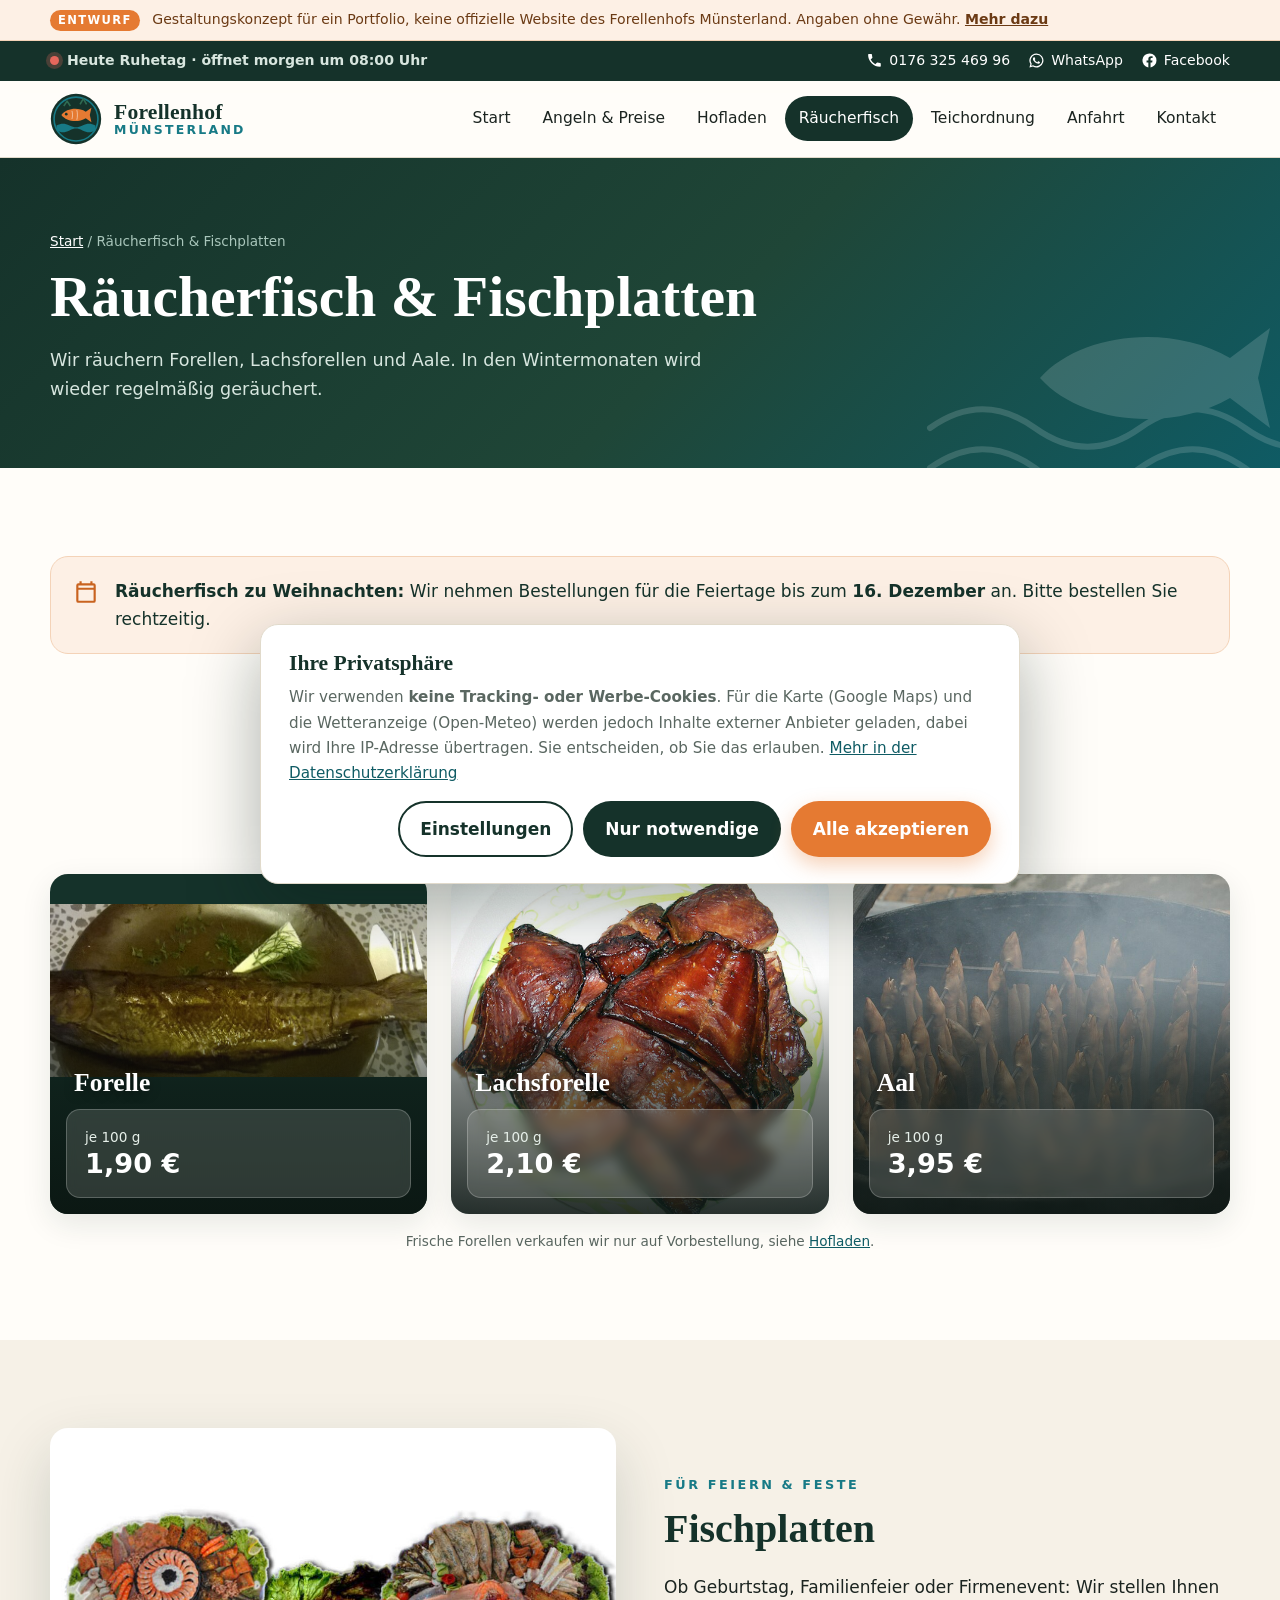
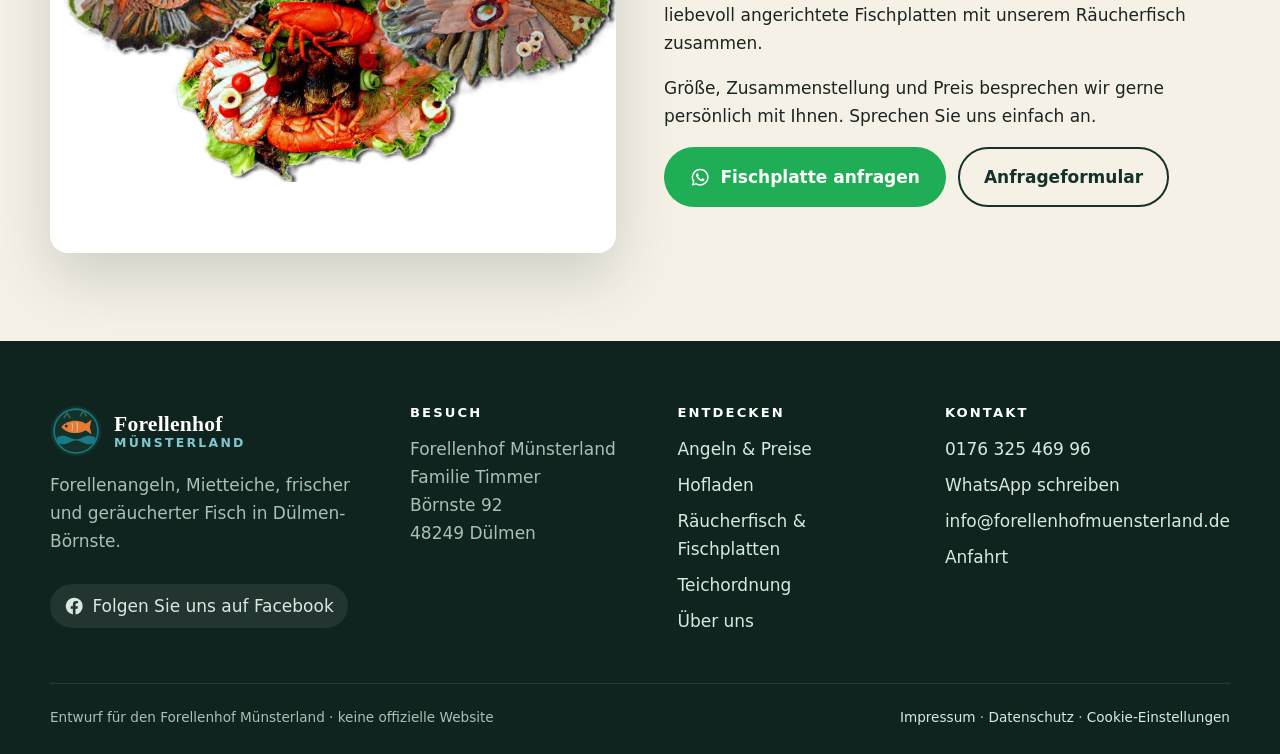
<file: forellenhof-website/raeucherfisch.html>
<!doctype html>
<html lang="de">
<head>
  <meta charset="utf-8">
  <meta name="viewport" content="width=device-width, initial-scale=1">
  <!-- VORSCHAU: vor dem offiziellen Livegang entfernen (Impressum/Datenschutz dann auf "noindex, follow") -->
  <meta name="robots" content="noindex, nofollow">
  <title>Räucherfisch &amp; Fischplatten aus Dülmen | Forellenhof Münsterland</title>
  <meta name="description" content="Geräucherte Forellen, Lachsforellen und Aale aus eigener Räucherei sowie Fischplatten auf Bestellung – Weihnachtsbestellungen bis zum 16. Dezember.">
  <meta name="theme-color" content="#15322a">
  <link rel="icon" href="assets/favicon.svg" type="image/svg+xml">
  <link rel="stylesheet" href="assets/style.css?v=9">
</head>
<body>
<!-- HEADER:START -->
<a class="skip" href="#inhalt">Zum Inhalt springen</a>
<div class="entwurf" role="note"><div class="wrap"><strong>Entwurf</strong> Gestaltungskonzept für ein Portfolio, keine offizielle Website des Forellenhofs Münsterland. Angaben ohne Gewähr. <a href="impressum.html">Mehr dazu</a></div></div>

<div class="topbar"><div class="wrap">
  <span class="status-pill" data-status><span class="txt">Öffnungszeiten</span></span>
  <div class="tb-links">
    <a href="tel:+4917632546996"><svg class="icon" aria-hidden="true"><use href="assets/icons.svg#phone"/></svg>0176 325 469 96</a>
    <a href="https://wa.me/4917632546996" target="_blank" rel="noopener"><svg class="icon" aria-hidden="true"><use href="assets/icons.svg#whatsapp"/></svg>WhatsApp</a>
    <a href="https://de-de.facebook.com/forellenhofmuensterland/" target="_blank" rel="noopener"><svg class="icon" aria-hidden="true"><use href="assets/icons.svg#facebook"/></svg>Facebook</a>
  </div>
</div></div>

<header class="header"><div class="wrap">
  <a class="brand" href="index.html" aria-label="Forellenhof Münsterland – Startseite">
    <svg aria-hidden="true"><use href="assets/icons.svg#logo"/></svg>
    <span class="brand-text"><strong>Forellenhof</strong><span>Münsterland</span></span>
  </a>
  <button class="nav-toggle" aria-expanded="false" aria-controls="nav" aria-label="Menü öffnen"><svg class="icon" aria-hidden="true"><use href="assets/icons.svg#menu"/></svg></button>
  <nav class="nav" id="nav" aria-label="Hauptmenü"><ul>
    <li><a href="index.html">Start</a></li>
    <li><a href="preise.html">Angeln &amp; Preise</a></li>
    <li><a href="hofladen.html">Hofladen</a></li>
    <li><a href="raeucherfisch.html">Räucherfisch</a></li>
    <li><a href="teichordnung.html">Teichordnung</a></li>
    <li><a href="anfahrt.html">Anfahrt</a></li>
    <li><a href="kontakt.html">Kontakt</a></li>
  </ul></nav>
</div></header>
<!-- HEADER:END -->

<main id="inhalt">
  <section class="page-hero">
    <div class="wrap">
      <div class="breadcrumb"><a href="index.html">Start</a> / Räucherfisch &amp; Fischplatten</div>
      <h1>Räucherfisch &amp; Fischplatten</h1>
      <p>Wir räuchern Forellen, Lachsforellen und Aale. In den Wintermonaten wird wieder regelmäßig geräuchert.</p>
    </div>
  </section>

  <section class="section">
    <div class="wrap">
      <div class="notice warm reveal" style="margin-bottom:48px">
        <svg class="icon" aria-hidden="true"><use href="assets/icons.svg#calendar"/></svg>
        <p><strong>Räucherfisch zu Weihnachten:</strong> Wir nehmen Bestellungen für die Feiertage bis zum <strong>16. Dezember</strong> an. Bitte bestellen Sie rechtzeitig.</p>
      </div>

      <div class="section-head center reveal">
        <span class="kicker">Aus eigener Räucherei</span>
        <h2>Geräucherte Fische</h2>
        <p>Frisch aus dem Rauch, perfekt für Brot, Salat oder die Festtafel.</p>
      </div>
      <div class="grid-3">
        <div class="card fish-card reveal" style="background-image:url(img/raeucher-forelle.jpg);background-size:125% auto;background-position:center 18%">
          <h3>Forelle</h3>
          <div class="price highlight"><span class="label">je 100 g</span><span class="amount">1,90 €</span></div>
        </div>
        <div class="card fish-card reveal" style="background-image:url(img/raeucher-lachsforelle.jpg)">
          <h3>Lachsforelle</h3>
          <div class="price highlight"><span class="label">je 100 g</span><span class="amount">2,10 €</span></div>
        </div>
        <div class="card fish-card reveal" style="background-image:url(img/raeucher-aal.jpg)">
          <h3>Aal</h3>
          <div class="price highlight"><span class="label">je 100 g</span><span class="amount">3,95 €</span></div>
        </div>
      </div>
      <p class="season-note" style="text-align:center;margin-top:16px">Frische Forellen verkaufen wir nur auf Vorbestellung, siehe <a href="hofladen.html">Hofladen</a>.</p>
    </div>
  </section>

  <section class="section section-sand">
    <div class="wrap grid-2">
      <div class="photo reveal" style="background:#fff;aspect-ratio:4/3"><img src="img/fischplatten.jpg" alt="Mehrere angerichtete Fischplatten mit Räucherfisch und Garnitur" loading="lazy" style="object-fit:contain"></div>
      <div class="reveal">
        <span class="kicker">Für Feiern &amp; Feste</span>
        <h2>Fischplatten</h2>
        <p>Ob Geburtstag, Familienfeier oder Firmenevent: Wir stellen Ihnen liebevoll angerichtete Fischplatten mit unserem Räucherfisch zusammen.</p>
        <p>Größe, Zusammenstellung und Preis besprechen wir gerne persönlich mit Ihnen. Sprechen Sie uns einfach an.</p>
        <div class="btn-row">
          <a class="btn btn-whatsapp" href="https://wa.me/4917632546996?text=Hallo%2C%20ich%20interessiere%20mich%20f%C3%BCr%20eine%20Fischplatte." target="_blank" rel="noopener"><svg class="icon" aria-hidden="true"><use href="assets/icons.svg#whatsapp"/></svg>Fischplatte anfragen</a>
          <a class="btn btn-outline" href="kontakt.html?anliegen=Fischplatte">Anfrageformular</a>
        </div>
      </div>
    </div>
  </section>
</main>

<!-- FOOTER:START -->
<footer class="footer"><div class="wrap">
  <div class="grid">
    <div>
      <a class="brand" href="index.html"><svg aria-hidden="true"><use href="assets/icons.svg#logo"/></svg><span class="brand-text"><strong>Forellenhof</strong><span>Münsterland</span></span></a>
      <p>Forellenangeln, Mietteiche, frischer und geräucherter Fisch in Dülmen-Börnste.</p>
      <a class="social" href="https://de-de.facebook.com/forellenhofmuensterland/" target="_blank" rel="noopener"><svg class="icon" aria-hidden="true"><use href="assets/icons.svg#facebook"/></svg>Folgen Sie uns auf Facebook</a>
    </div>
    <div><h4>Besuch</h4><address>Forellenhof Münsterland<br>Familie Timmer<br>Börnste 92<br>48249 Dülmen</address></div>
    <div><h4>Entdecken</h4><ul>
      <li><a href="preise.html">Angeln &amp; Preise</a></li>
      <li><a href="hofladen.html">Hofladen</a></li>
      <li><a href="raeucherfisch.html">Räucherfisch &amp; Fischplatten</a></li>
      <li><a href="teichordnung.html">Teichordnung</a></li>
      <li><a href="ueber-uns.html">Über uns</a></li>
    </ul></div>
    <div><h4>Kontakt</h4><ul>
      <li><a href="tel:+4917632546996">0176 325 469 96</a></li>
      <li><a href="https://wa.me/4917632546996" target="_blank" rel="noopener">WhatsApp schreiben</a></li>
      <li><a href="mailto:info@forellenhofmuensterland.de">info@forellenhofmuensterland.de</a></li>
      <li><a href="anfahrt.html">Anfahrt</a></li>
    </ul></div>
  </div>
  <div class="footer-bottom"><span>Entwurf für den Forellenhof Münsterland · keine offizielle Website</span><span><a href="impressum.html">Impressum</a> · <a href="datenschutz.html">Datenschutz</a> · <button type="button" class="linkbtn" data-consent-open>Cookie-Einstellungen</button></span></div>
</div></footer>

<nav class="actionbar" aria-label="Schnellkontakt">
  <a href="tel:+4917632546996"><svg class="icon" aria-hidden="true"><use href="assets/icons.svg#phone"/></svg>Anrufen</a>
  <a class="wa" href="https://wa.me/4917632546996" target="_blank" rel="noopener"><svg class="icon" aria-hidden="true"><use href="assets/icons.svg#whatsapp"/></svg>WhatsApp</a>
  <a class="route" href="https://www.google.com/maps/dir/?api=1&amp;destination=B%C3%B6rnste+92%2C+48249+D%C3%BClmen" target="_blank" rel="noopener"><svg class="icon" aria-hidden="true"><use href="assets/icons.svg#route"/></svg>Route</a>
</nav>

<script src="assets/daten.js?v=9"></script>
<script src="assets/main.js?v=9"></script>
<!-- FOOTER:END -->
</body>
</html>
</file>
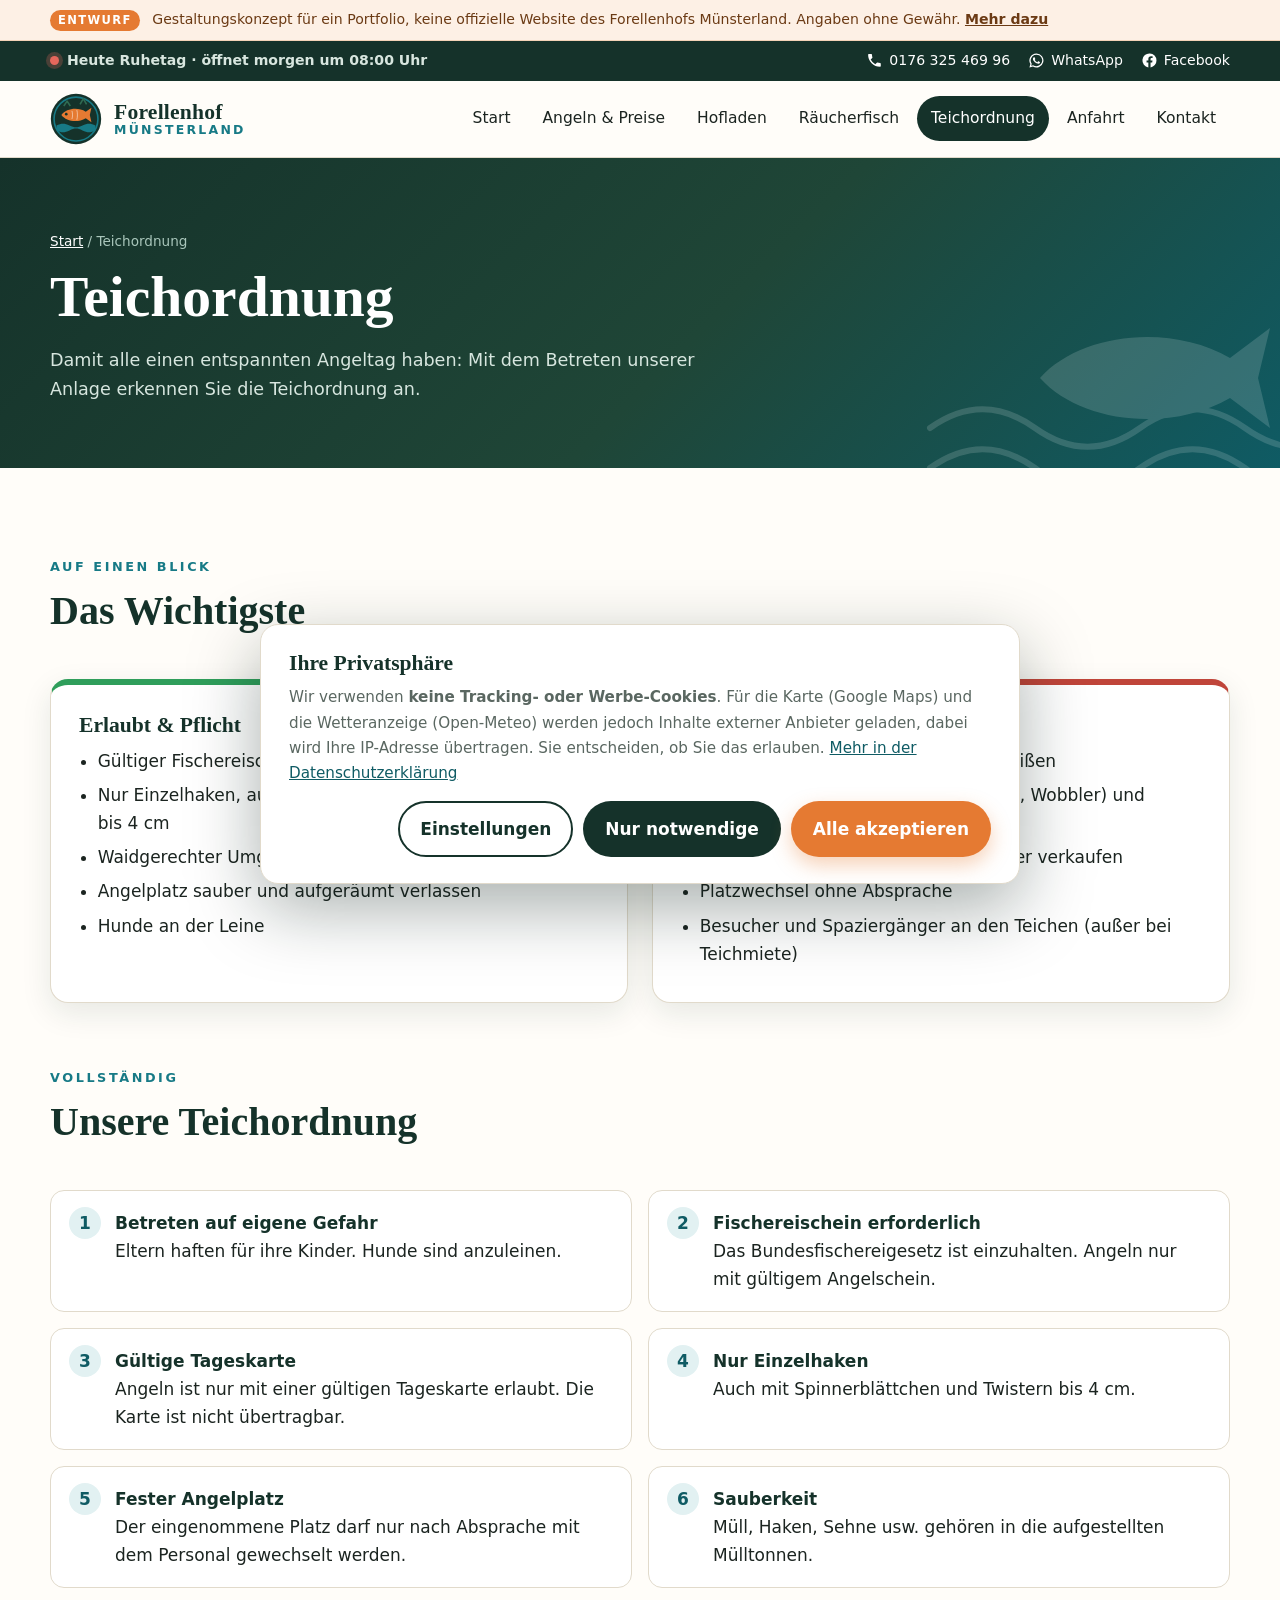
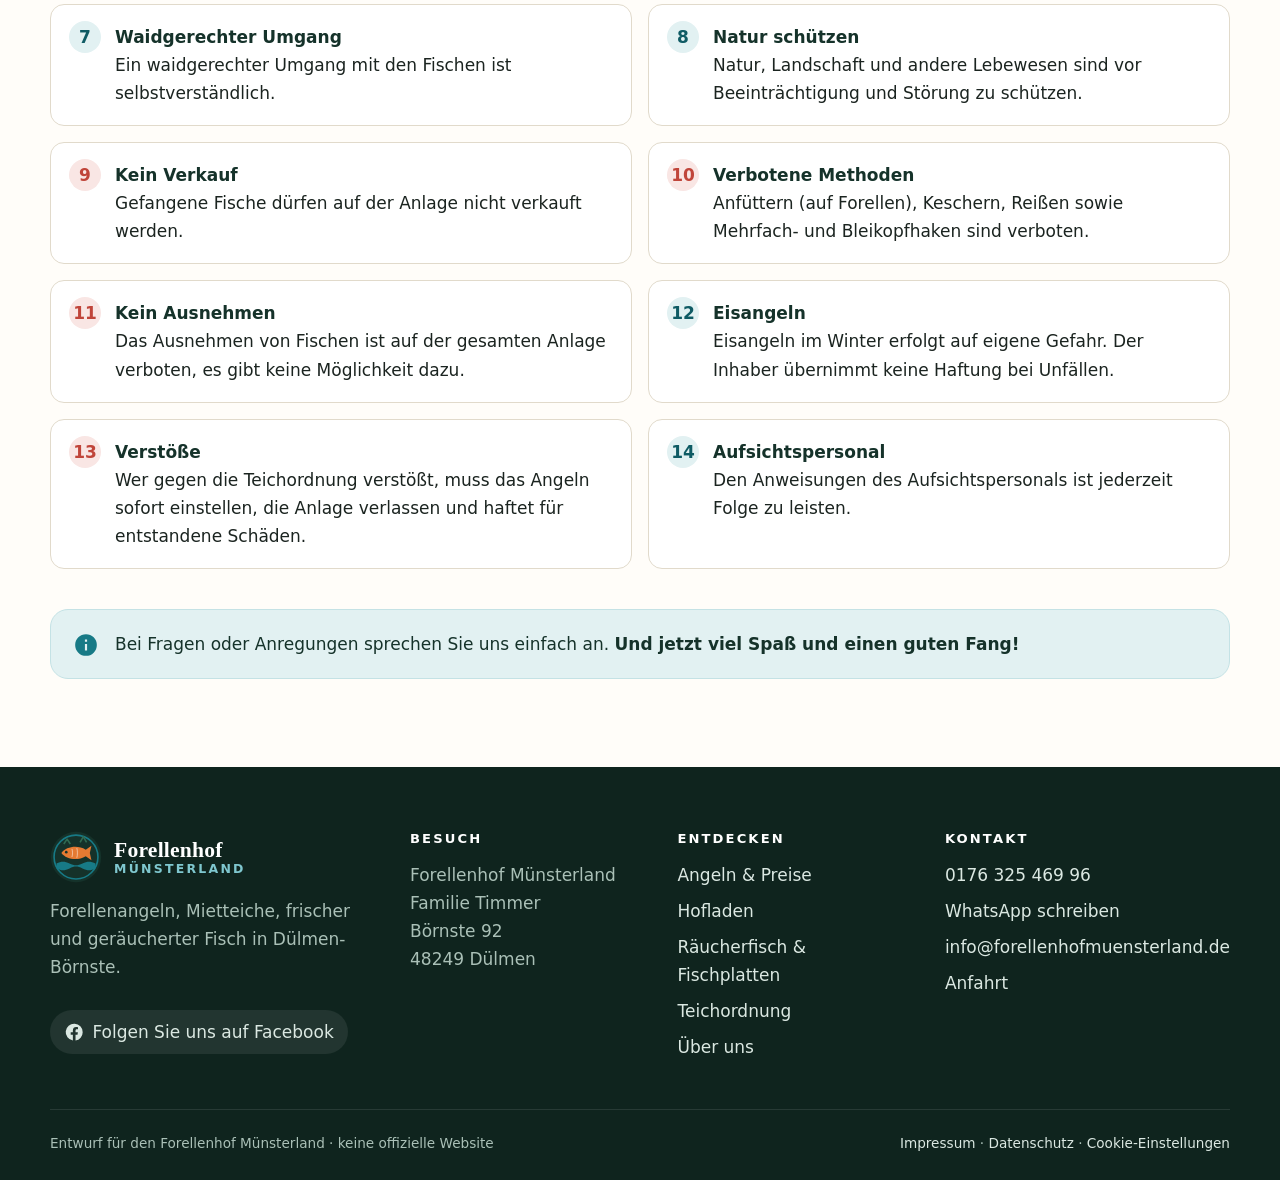
<file: forellenhof-website/teichordnung.html>
<!doctype html>
<html lang="de">
<head>
  <meta charset="utf-8">
  <meta name="viewport" content="width=device-width, initial-scale=1">
  <!-- VORSCHAU: vor dem offiziellen Livegang entfernen (Impressum/Datenschutz dann auf "noindex, follow") -->
  <meta name="robots" content="noindex, nofollow">
  <title>Teichordnung – Regeln für Angler | Forellenhof Münsterland</title>
  <meta name="description" content="Die Teichordnung des Forellenhofs Münsterland: Fischereischein, erlaubte Köder und Haken, Verhalten am Wasser und Hinweise für einen schönen Angeltag.">
  <meta name="theme-color" content="#15322a">
  <link rel="icon" href="assets/favicon.svg" type="image/svg+xml">
  <link rel="stylesheet" href="assets/style.css?v=9">
</head>
<body>
<!-- HEADER:START -->
<a class="skip" href="#inhalt">Zum Inhalt springen</a>
<div class="entwurf" role="note"><div class="wrap"><strong>Entwurf</strong> Gestaltungskonzept für ein Portfolio, keine offizielle Website des Forellenhofs Münsterland. Angaben ohne Gewähr. <a href="impressum.html">Mehr dazu</a></div></div>

<div class="topbar"><div class="wrap">
  <span class="status-pill" data-status><span class="txt">Öffnungszeiten</span></span>
  <div class="tb-links">
    <a href="tel:+4917632546996"><svg class="icon" aria-hidden="true"><use href="assets/icons.svg#phone"/></svg>0176 325 469 96</a>
    <a href="https://wa.me/4917632546996" target="_blank" rel="noopener"><svg class="icon" aria-hidden="true"><use href="assets/icons.svg#whatsapp"/></svg>WhatsApp</a>
    <a href="https://de-de.facebook.com/forellenhofmuensterland/" target="_blank" rel="noopener"><svg class="icon" aria-hidden="true"><use href="assets/icons.svg#facebook"/></svg>Facebook</a>
  </div>
</div></div>

<header class="header"><div class="wrap">
  <a class="brand" href="index.html" aria-label="Forellenhof Münsterland – Startseite">
    <svg aria-hidden="true"><use href="assets/icons.svg#logo"/></svg>
    <span class="brand-text"><strong>Forellenhof</strong><span>Münsterland</span></span>
  </a>
  <button class="nav-toggle" aria-expanded="false" aria-controls="nav" aria-label="Menü öffnen"><svg class="icon" aria-hidden="true"><use href="assets/icons.svg#menu"/></svg></button>
  <nav class="nav" id="nav" aria-label="Hauptmenü"><ul>
    <li><a href="index.html">Start</a></li>
    <li><a href="preise.html">Angeln &amp; Preise</a></li>
    <li><a href="hofladen.html">Hofladen</a></li>
    <li><a href="raeucherfisch.html">Räucherfisch</a></li>
    <li><a href="teichordnung.html">Teichordnung</a></li>
    <li><a href="anfahrt.html">Anfahrt</a></li>
    <li><a href="kontakt.html">Kontakt</a></li>
  </ul></nav>
</div></header>
<!-- HEADER:END -->

<main id="inhalt">
  <section class="page-hero">
    <div class="wrap">
      <div class="breadcrumb"><a href="index.html">Start</a> / Teichordnung</div>
      <h1>Teichordnung</h1>
      <p>Damit alle einen entspannten Angeltag haben: Mit dem Betreten unserer Anlage erkennen Sie die Teichordnung an.</p>
    </div>
  </section>

  <section class="section">
    <div class="wrap">
      <div class="section-head reveal">
        <span class="kicker">Auf einen Blick</span>
        <h2>Das Wichtigste</h2>
      </div>
      <div class="do-dont reveal" style="margin-bottom:64px">
        <div class="card">
          <h3>Erlaubt &amp; Pflicht</h3>
          <ul>
            <li>Gültiger Fischereischein und Tageskarte</li>
            <li>Nur Einzelhaken, auch mit Spinnerblättchen und Twistern bis 4 cm</li>
            <li>Waidgerechter Umgang mit dem Fisch</li>
            <li>Angelplatz sauber und aufgeräumt verlassen</li>
            <li>Hunde an der Leine</li>
          </ul>
        </div>
        <div class="card dont">
          <h3>Nicht erlaubt</h3>
          <ul>
            <li>Anfüttern (auf Forellen), Keschern, Reißen</li>
            <li>Mehrfachhaken (z. B. Spinner, Blinker, Wobbler) und Bleikopfhaken</li>
            <li>Fische auf der Anlage ausnehmen oder verkaufen</li>
            <li>Platzwechsel ohne Absprache</li>
            <li>Besucher und Spaziergänger an den Teichen (außer bei Teichmiete)</li>
          </ul>
        </div>
      </div>

      <div class="section-head reveal">
        <span class="kicker">Vollständig</span>
        <h2>Unsere Teichordnung</h2>
      </div>
      <div class="rules">
        <div class="rule reveal"><strong>Betreten auf eigene Gefahr</strong>Eltern haften für ihre Kinder. Hunde sind anzuleinen.</div>
        <div class="rule reveal"><strong>Fischereischein erforderlich</strong>Das Bundesfischereigesetz ist einzuhalten. Angeln nur mit gültigem Angelschein.</div>
        <div class="rule reveal"><strong>Gültige Tageskarte</strong>Angeln ist nur mit einer gültigen Tageskarte erlaubt. Die Karte ist nicht übertragbar.</div>
        <div class="rule reveal"><strong>Nur Einzelhaken</strong>Auch mit Spinnerblättchen und Twistern bis 4 cm.</div>
        <div class="rule reveal"><strong>Fester Angelplatz</strong>Der eingenommene Platz darf nur nach Absprache mit dem Personal gewechselt werden.</div>
        <div class="rule reveal"><strong>Sauberkeit</strong>Müll, Haken, Sehne usw. gehören in die aufgestellten Mülltonnen.</div>
        <div class="rule reveal"><strong>Waidgerechter Umgang</strong>Ein waidgerechter Umgang mit den Fischen ist selbstverständlich.</div>
        <div class="rule reveal"><strong>Natur schützen</strong>Natur, Landschaft und andere Lebewesen sind vor Beeinträchtigung und Störung zu schützen.</div>
        <div class="rule no reveal"><strong>Kein Verkauf</strong>Gefangene Fische dürfen auf der Anlage nicht verkauft werden.</div>
        <div class="rule no reveal"><strong>Verbotene Methoden</strong>Anfüttern (auf Forellen), Keschern, Reißen sowie Mehrfach- und Bleikopfhaken sind verboten.</div>
        <div class="rule no reveal"><strong>Kein Ausnehmen</strong>Das Ausnehmen von Fischen ist auf der gesamten Anlage verboten, es gibt keine Möglichkeit dazu.</div>
        <div class="rule reveal"><strong>Eisangeln</strong>Eisangeln im Winter erfolgt auf eigene Gefahr. Der Inhaber übernimmt keine Haftung bei Unfällen.</div>
        <div class="rule no reveal"><strong>Verstöße</strong>Wer gegen die Teichordnung verstößt, muss das Angeln sofort einstellen, die Anlage verlassen und haftet für entstandene Schäden.</div>
        <div class="rule reveal"><strong>Aufsichtspersonal</strong>Den Anweisungen des Aufsichtspersonals ist jederzeit Folge zu leisten.</div>
      </div>

      <div class="notice reveal" style="margin-top:40px"><svg class="icon" aria-hidden="true"><use href="assets/icons.svg#info"/></svg><p>Bei Fragen oder Anregungen sprechen Sie uns einfach an. <strong>Und jetzt viel Spaß und einen guten Fang!</strong></p></div>
    </div>
  </section>
</main>

<!-- FOOTER:START -->
<footer class="footer"><div class="wrap">
  <div class="grid">
    <div>
      <a class="brand" href="index.html"><svg aria-hidden="true"><use href="assets/icons.svg#logo"/></svg><span class="brand-text"><strong>Forellenhof</strong><span>Münsterland</span></span></a>
      <p>Forellenangeln, Mietteiche, frischer und geräucherter Fisch in Dülmen-Börnste.</p>
      <a class="social" href="https://de-de.facebook.com/forellenhofmuensterland/" target="_blank" rel="noopener"><svg class="icon" aria-hidden="true"><use href="assets/icons.svg#facebook"/></svg>Folgen Sie uns auf Facebook</a>
    </div>
    <div><h4>Besuch</h4><address>Forellenhof Münsterland<br>Familie Timmer<br>Börnste 92<br>48249 Dülmen</address></div>
    <div><h4>Entdecken</h4><ul>
      <li><a href="preise.html">Angeln &amp; Preise</a></li>
      <li><a href="hofladen.html">Hofladen</a></li>
      <li><a href="raeucherfisch.html">Räucherfisch &amp; Fischplatten</a></li>
      <li><a href="teichordnung.html">Teichordnung</a></li>
      <li><a href="ueber-uns.html">Über uns</a></li>
    </ul></div>
    <div><h4>Kontakt</h4><ul>
      <li><a href="tel:+4917632546996">0176 325 469 96</a></li>
      <li><a href="https://wa.me/4917632546996" target="_blank" rel="noopener">WhatsApp schreiben</a></li>
      <li><a href="mailto:info@forellenhofmuensterland.de">info@forellenhofmuensterland.de</a></li>
      <li><a href="anfahrt.html">Anfahrt</a></li>
    </ul></div>
  </div>
  <div class="footer-bottom"><span>Entwurf für den Forellenhof Münsterland · keine offizielle Website</span><span><a href="impressum.html">Impressum</a> · <a href="datenschutz.html">Datenschutz</a> · <button type="button" class="linkbtn" data-consent-open>Cookie-Einstellungen</button></span></div>
</div></footer>

<nav class="actionbar" aria-label="Schnellkontakt">
  <a href="tel:+4917632546996"><svg class="icon" aria-hidden="true"><use href="assets/icons.svg#phone"/></svg>Anrufen</a>
  <a class="wa" href="https://wa.me/4917632546996" target="_blank" rel="noopener"><svg class="icon" aria-hidden="true"><use href="assets/icons.svg#whatsapp"/></svg>WhatsApp</a>
  <a class="route" href="https://www.google.com/maps/dir/?api=1&amp;destination=B%C3%B6rnste+92%2C+48249+D%C3%BClmen" target="_blank" rel="noopener"><svg class="icon" aria-hidden="true"><use href="assets/icons.svg#route"/></svg>Route</a>
</nav>

<script src="assets/daten.js?v=9"></script>
<script src="assets/main.js?v=9"></script>
<!-- FOOTER:END -->
</body>
</html>
</file>
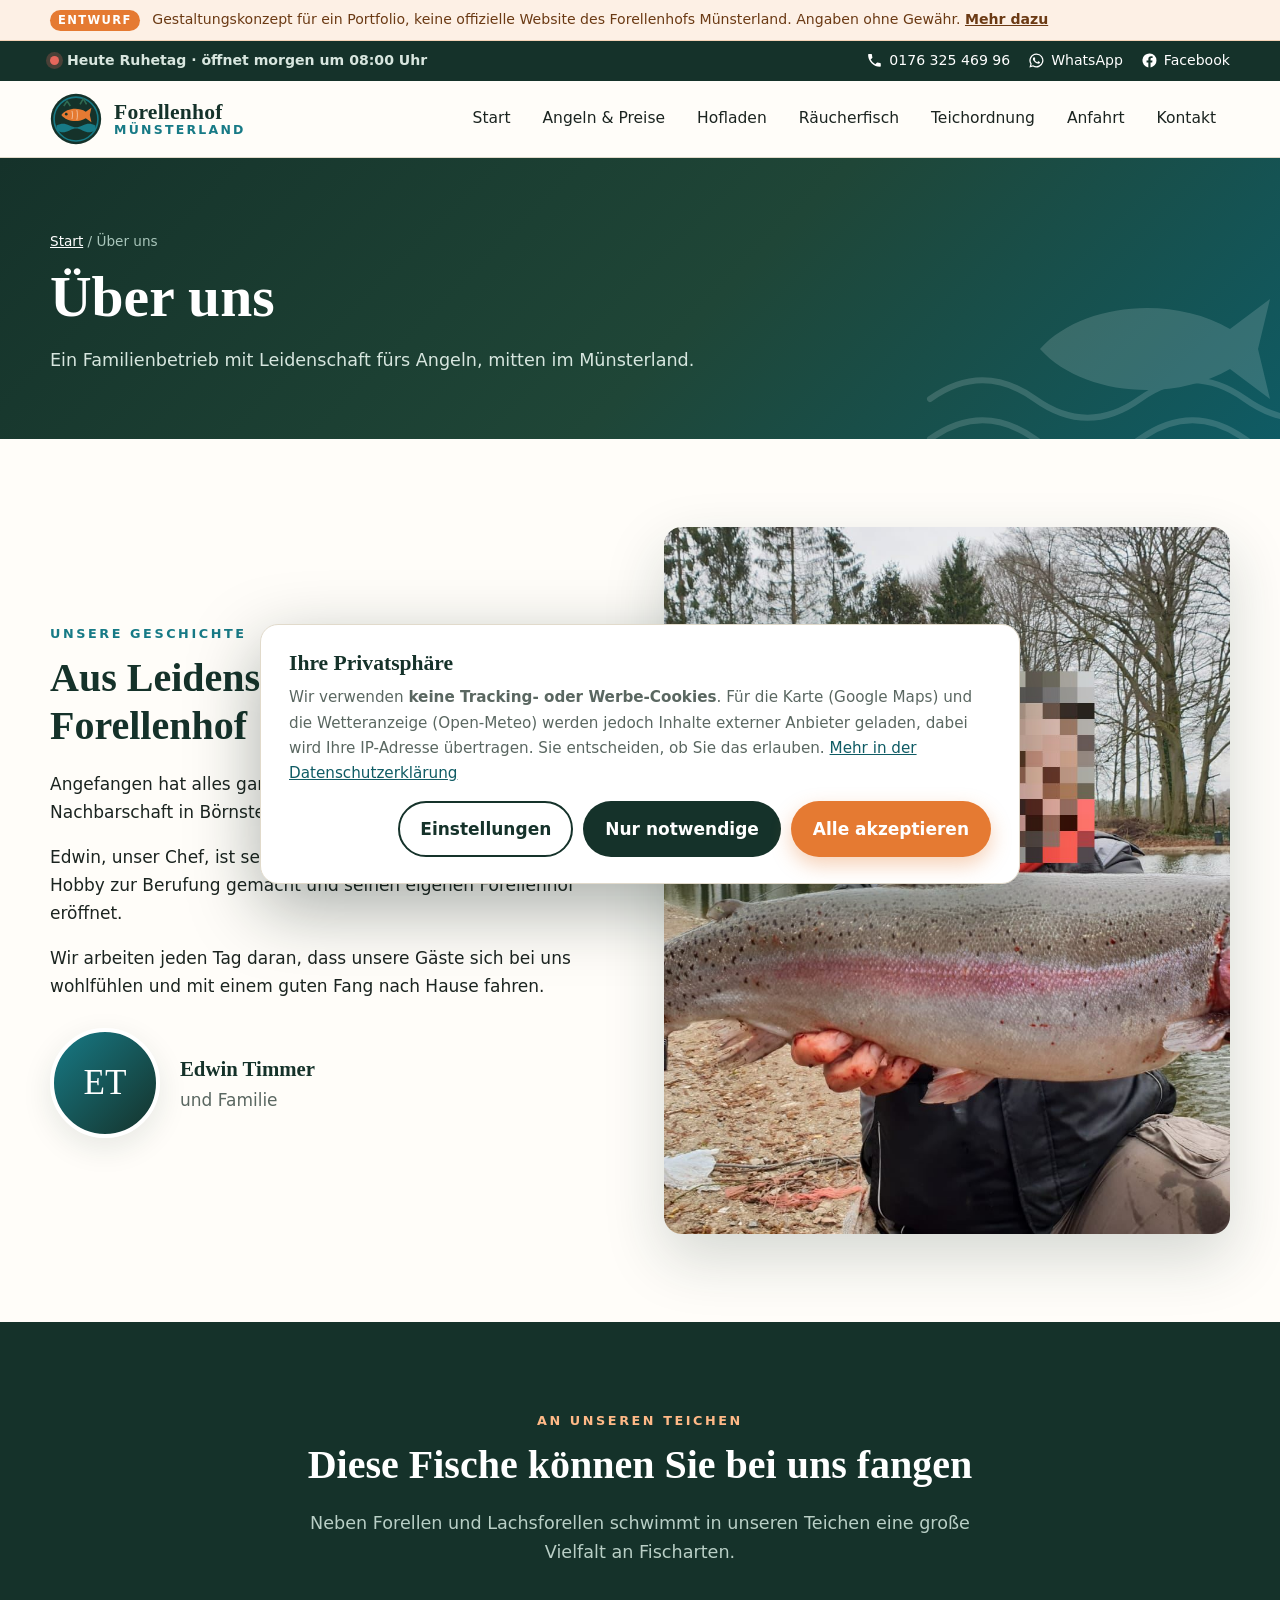
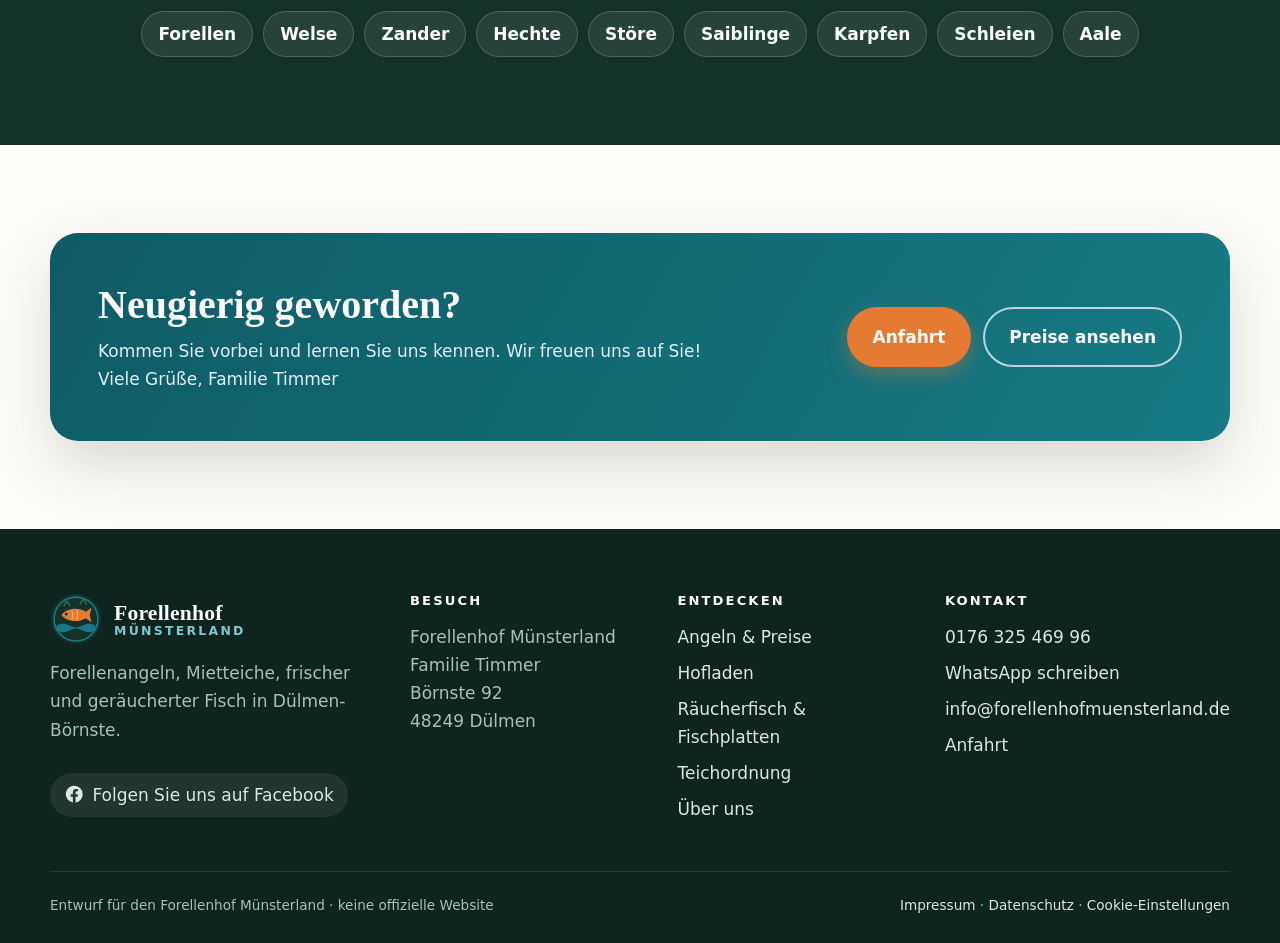
<file: forellenhof-website/ueber-uns.html>
<!doctype html>
<html lang="de">
<head>
  <meta charset="utf-8">
  <meta name="viewport" content="width=device-width, initial-scale=1">
  <!-- VORSCHAU: vor dem offiziellen Livegang entfernen (Impressum/Datenschutz dann auf "noindex, follow") -->
  <meta name="robots" content="noindex, nofollow">
  <title>Über uns – Familie Timmer | Forellenhof Münsterland</title>
  <meta name="description" content="Der Forellenhof Münsterland ist ein Familienbetrieb in Dülmen-Börnste. Lernen Sie Familie Timmer und unsere Teiche kennen.">
  <meta name="theme-color" content="#15322a">
  <link rel="icon" href="assets/favicon.svg" type="image/svg+xml">
  <link rel="stylesheet" href="assets/style.css?v=9">
</head>
<body>
<!-- HEADER:START -->
<a class="skip" href="#inhalt">Zum Inhalt springen</a>
<div class="entwurf" role="note"><div class="wrap"><strong>Entwurf</strong> Gestaltungskonzept für ein Portfolio, keine offizielle Website des Forellenhofs Münsterland. Angaben ohne Gewähr. <a href="impressum.html">Mehr dazu</a></div></div>

<div class="topbar"><div class="wrap">
  <span class="status-pill" data-status><span class="txt">Öffnungszeiten</span></span>
  <div class="tb-links">
    <a href="tel:+4917632546996"><svg class="icon" aria-hidden="true"><use href="assets/icons.svg#phone"/></svg>0176 325 469 96</a>
    <a href="https://wa.me/4917632546996" target="_blank" rel="noopener"><svg class="icon" aria-hidden="true"><use href="assets/icons.svg#whatsapp"/></svg>WhatsApp</a>
    <a href="https://de-de.facebook.com/forellenhofmuensterland/" target="_blank" rel="noopener"><svg class="icon" aria-hidden="true"><use href="assets/icons.svg#facebook"/></svg>Facebook</a>
  </div>
</div></div>

<header class="header"><div class="wrap">
  <a class="brand" href="index.html" aria-label="Forellenhof Münsterland – Startseite">
    <svg aria-hidden="true"><use href="assets/icons.svg#logo"/></svg>
    <span class="brand-text"><strong>Forellenhof</strong><span>Münsterland</span></span>
  </a>
  <button class="nav-toggle" aria-expanded="false" aria-controls="nav" aria-label="Menü öffnen"><svg class="icon" aria-hidden="true"><use href="assets/icons.svg#menu"/></svg></button>
  <nav class="nav" id="nav" aria-label="Hauptmenü"><ul>
    <li><a href="index.html">Start</a></li>
    <li><a href="preise.html">Angeln &amp; Preise</a></li>
    <li><a href="hofladen.html">Hofladen</a></li>
    <li><a href="raeucherfisch.html">Räucherfisch</a></li>
    <li><a href="teichordnung.html">Teichordnung</a></li>
    <li><a href="anfahrt.html">Anfahrt</a></li>
    <li><a href="kontakt.html">Kontakt</a></li>
  </ul></nav>
</div></header>
<!-- HEADER:END -->

<main id="inhalt">
  <section class="page-hero">
    <div class="wrap">
      <div class="breadcrumb"><a href="index.html">Start</a> / Über uns</div>
      <h1>Über uns</h1>
      <p>Ein Familienbetrieb mit Leidenschaft fürs Angeln, mitten im Münsterland.</p>
    </div>
  </section>

  <section class="section">
    <div class="wrap grid-2">
      <div class="reveal">
        <span class="kicker">Unsere Geschichte</span>
        <h2>Aus Leidenschaft zum eigenen Forellenhof</h2>
        <p>Angefangen hat alles ganz in der Nähe, in unserer direkten Nachbarschaft in Börnste, in einer alten Fischzuchtanlage.</p>
        <p>Edwin, unser Chef, ist selbst begeisterter Angler. Er hat sein Hobby zur Berufung gemacht und seinen eigenen Forellenhof eröffnet.</p>
        <p>Wir arbeiten jeden Tag daran, dass unsere Gäste sich bei uns wohlfühlen und mit einem guten Fang nach Hause fahren.</p>
        <div class="person" style="margin-top:28px">
          <span class="avatar" aria-hidden="true">ET</span>
          <div><strong style="font-family:var(--font-head);font-size:1.3rem;color:var(--forest)">Edwin Timmer</strong><br><span style="color:var(--muted)">und Familie</span></div>
        </div>
      </div>
      <div class="photo reveal" style="aspect-ratio:4/5"><img src="img/teich-6.jpg" alt="Angler mit einer großen Forelle am Teich des Forellenhofs" loading="lazy"></div>
    </div>
  </section>

  <section class="section section-forest">
    <div class="wrap">
      <div class="section-head center reveal">
        <span class="kicker">An unseren Teichen</span>
        <h2>Diese Fische können Sie bei uns fangen</h2>
        <p>Neben Forellen und Lachsforellen schwimmt in unseren Teichen eine große Vielfalt an Fischarten.</p>
      </div>
      <div class="fish-list reveal" style="justify-content:center">
        <span>Forellen</span><span>Welse</span><span>Zander</span><span>Hechte</span><span>Störe</span><span>Saiblinge</span><span>Karpfen</span><span>Schleien</span><span>Aale</span>
      </div>
    </div>
  </section>

  <section class="section">
    <div class="wrap">
      <div class="cta-band reveal">
        <div>
          <h2>Neugierig geworden?</h2>
          <p>Kommen Sie vorbei und lernen Sie uns kennen. Wir freuen uns auf Sie! Viele Grüße, Familie Timmer</p>
        </div>
        <div class="btn-row">
          <a class="btn btn-primary" href="anfahrt.html">Anfahrt</a>
          <a class="btn btn-ghost" href="preise.html">Preise ansehen</a>
        </div>
      </div>
    </div>
  </section>
</main>

<!-- FOOTER:START -->
<footer class="footer"><div class="wrap">
  <div class="grid">
    <div>
      <a class="brand" href="index.html"><svg aria-hidden="true"><use href="assets/icons.svg#logo"/></svg><span class="brand-text"><strong>Forellenhof</strong><span>Münsterland</span></span></a>
      <p>Forellenangeln, Mietteiche, frischer und geräucherter Fisch in Dülmen-Börnste.</p>
      <a class="social" href="https://de-de.facebook.com/forellenhofmuensterland/" target="_blank" rel="noopener"><svg class="icon" aria-hidden="true"><use href="assets/icons.svg#facebook"/></svg>Folgen Sie uns auf Facebook</a>
    </div>
    <div><h4>Besuch</h4><address>Forellenhof Münsterland<br>Familie Timmer<br>Börnste 92<br>48249 Dülmen</address></div>
    <div><h4>Entdecken</h4><ul>
      <li><a href="preise.html">Angeln &amp; Preise</a></li>
      <li><a href="hofladen.html">Hofladen</a></li>
      <li><a href="raeucherfisch.html">Räucherfisch &amp; Fischplatten</a></li>
      <li><a href="teichordnung.html">Teichordnung</a></li>
      <li><a href="ueber-uns.html">Über uns</a></li>
    </ul></div>
    <div><h4>Kontakt</h4><ul>
      <li><a href="tel:+4917632546996">0176 325 469 96</a></li>
      <li><a href="https://wa.me/4917632546996" target="_blank" rel="noopener">WhatsApp schreiben</a></li>
      <li><a href="mailto:info@forellenhofmuensterland.de">info@forellenhofmuensterland.de</a></li>
      <li><a href="anfahrt.html">Anfahrt</a></li>
    </ul></div>
  </div>
  <div class="footer-bottom"><span>Entwurf für den Forellenhof Münsterland · keine offizielle Website</span><span><a href="impressum.html">Impressum</a> · <a href="datenschutz.html">Datenschutz</a> · <button type="button" class="linkbtn" data-consent-open>Cookie-Einstellungen</button></span></div>
</div></footer>

<nav class="actionbar" aria-label="Schnellkontakt">
  <a href="tel:+4917632546996"><svg class="icon" aria-hidden="true"><use href="assets/icons.svg#phone"/></svg>Anrufen</a>
  <a class="wa" href="https://wa.me/4917632546996" target="_blank" rel="noopener"><svg class="icon" aria-hidden="true"><use href="assets/icons.svg#whatsapp"/></svg>WhatsApp</a>
  <a class="route" href="https://www.google.com/maps/dir/?api=1&amp;destination=B%C3%B6rnste+92%2C+48249+D%C3%BClmen" target="_blank" rel="noopener"><svg class="icon" aria-hidden="true"><use href="assets/icons.svg#route"/></svg>Route</a>
</nav>

<script src="assets/daten.js?v=9"></script>
<script src="assets/main.js?v=9"></script>
<!-- FOOTER:END -->
</body>
</html>
</file>
<file: forellenhof-website/assets/style.css>
/* ==========================================================================
   Forellenhof Münsterland – Stylesheet
   ========================================================================== */

:root {
  --forest: #15322a;
  --forest-2: #1f4637;
  --teal: #177a86;
  --teal-dark: #0f5b64;
  --teal-light: #e2f1f2;
  --sand: #f6f1e7;
  --sand-2: #ece4d3;
  --paper: #fffdf9;
  --ink: #1b2420;
  --muted: #5a6761;
  --line: #e1dacb;
  --accent: #e57a32;
  --accent-dark: #c9631f;
  --whatsapp: #1fae55;
  --ok: #2f9e5b;
  --warn: #d9822b;
  --closed: #c0453a;

  --radius: 18px;
  --radius-sm: 10px;
  --shadow: 0 10px 30px rgba(21, 50, 42, .10);
  --shadow-lg: 0 24px 60px rgba(21, 50, 42, .18);
  --wrap: 1180px;

  --font-body: system-ui, -apple-system, "Segoe UI", Roboto, "Helvetica Neue", Arial, sans-serif;
  --font-head: "Iowan Old Style", "Palatino Linotype", Palatino, Georgia, "Times New Roman", serif;
}

*, *::before, *::after { box-sizing: border-box; }
html { scroll-behavior: smooth; -webkit-text-size-adjust: 100%; }
body {
  margin: 0;
  font-family: var(--font-body);
  font-size: 17px;
  line-height: 1.65;
  color: var(--ink);
  background: var(--paper);
}
img { max-width: 100%; display: block; }
a { color: var(--teal-dark); }
a:hover { color: var(--teal); }
h1, h2, h3, h4 { font-family: var(--font-head); line-height: 1.2; color: var(--forest); margin: 0 0 .5em; }
h1 { font-size: clamp(2.1rem, 5vw, 3.6rem); }
h2 { font-size: clamp(1.7rem, 3.4vw, 2.5rem); }
h3 { font-size: 1.35rem; }
p { margin: 0 0 1em; }
.wrap { width: min(var(--wrap), 100% - 32px); margin-inline: auto; }
.sr-only { position: absolute; width: 1px; height: 1px; overflow: hidden; clip: rect(0 0 0 0); white-space: nowrap; }
.skip { position: absolute; left: -999px; top: 8px; background: var(--forest); color: #fff; padding: 8px 14px; border-radius: 8px; z-index: 100; }
.skip:focus { left: 8px; }
:focus-visible { outline: 3px solid var(--accent); outline-offset: 2px; }

.icon { width: 1.2em; height: 1.2em; fill: currentColor; flex: none; }

/* ---------- Topbar ---------- */
.topbar { background: var(--forest); color: #d8e6df; font-size: .88rem; }
.topbar .wrap { display: flex; gap: 20px; align-items: center; justify-content: space-between; min-height: 40px; flex-wrap: wrap; }
.topbar a { color: #fff; text-decoration: none; display: inline-flex; gap: 6px; align-items: center; }
.topbar a:hover { color: #ffd2b0; }
.topbar .tb-links { display: flex; gap: 18px; }
.status-pill {
  display: inline-flex; align-items: center; gap: 8px;
  font-weight: 600;
}
.status-pill::before {
  content: ""; width: 9px; height: 9px; border-radius: 50%;
  background: var(--status-color, #999);
  box-shadow: 0 0 0 4px color-mix(in srgb, var(--status-color, #999) 25%, transparent);
}
.status-pill[data-state="open"] { --status-color: #46c27a; }
.status-pill[data-state="soon"] { --status-color: #f0a23b; }
.status-pill[data-state="closed"] { --status-color: #e5675c; }

/* ---------- Header ---------- */
.header {
  position: sticky; top: 0; z-index: 50;
  background: rgba(255, 253, 249, .92);
  backdrop-filter: saturate(1.4) blur(10px);
  border-bottom: 1px solid var(--line);
}
.header .wrap { display: flex; align-items: center; justify-content: space-between; min-height: 76px; gap: 20px; }
.brand { display: flex; align-items: center; gap: 12px; text-decoration: none; color: var(--forest); }
.brand svg { width: 52px; height: 52px; }
.brand-text { display: flex; flex-direction: column; line-height: 1.05; }
.brand-text strong { font-family: var(--font-head); font-size: 1.35rem; letter-spacing: .01em; }
.brand-text span { font-size: .78rem; text-transform: uppercase; letter-spacing: .18em; color: var(--teal); font-weight: 600; }

.nav ul { list-style: none; margin: 0; padding: 0; display: flex; gap: 4px; }
.nav a {
  display: block; padding: 10px 14px; border-radius: 999px;
  text-decoration: none; color: var(--ink); font-weight: 500; font-size: .97rem;
}
.nav a:hover { background: var(--teal-light); color: var(--teal-dark); }
.nav a[aria-current="page"] { background: var(--forest); color: #fff; }
.nav-toggle {
  display: none; background: none; border: 0; padding: 10px; cursor: pointer; color: var(--forest);
}
.nav-toggle .icon { width: 28px; height: 28px; }

@media (max-width: 1100px) {
  .nav-toggle { display: inline-flex; }
  .nav {
    position: fixed; inset: 76px 0 auto 0; background: var(--paper);
    border-bottom: 1px solid var(--line); box-shadow: var(--shadow-lg);
    max-height: 0; overflow: hidden; transition: max-height .3s ease;
  }
  .nav.open { max-height: 80vh; overflow-y: auto; }
  .nav ul { flex-direction: column; padding: 12px 16px 20px; gap: 2px; }
  .nav a { border-radius: 12px; padding: 14px 16px; font-size: 1.05rem; }
}

/* ---------- Buttons ---------- */
.btn {
  display: inline-flex; align-items: center; justify-content: center; gap: 10px;
  padding: 14px 24px; border-radius: 999px; border: 2px solid transparent;
  font: inherit; font-weight: 600; text-decoration: none; cursor: pointer;
  transition: transform .15s ease, background .15s ease, box-shadow .15s ease;
}
.btn:hover { transform: translateY(-2px); }
.btn-primary { background: var(--accent); color: #fff; box-shadow: 0 8px 20px rgba(229, 122, 50, .35); }
.btn-primary:hover { background: var(--accent-dark); color: #fff; }
.btn-whatsapp { background: var(--whatsapp); color: #fff; }
.btn-whatsapp:hover { background: #17924a; color: #fff; }
.btn-ghost { border-color: rgba(255,255,255,.7); color: #fff; }
.btn-ghost:hover { background: rgba(255,255,255,.15); color: #fff; }
.btn-outline { border-color: var(--forest); color: var(--forest); background: transparent; }
.btn-outline:hover { background: var(--forest); color: #fff; }
.btn-row { display: flex; flex-wrap: wrap; gap: 12px; }

/* ---------- Hero ---------- */
.hero {
  position: relative; color: #fff; overflow: hidden;
  min-height: min(82vh, 720px); display: flex; align-items: flex-end;
  background: var(--forest);
}
.hero-bg { position: absolute; inset: 0; }
.hero-bg img { width: 100%; height: 100%; object-fit: cover; }
.hero-bg::after {
  content: ""; position: absolute; inset: 0;
  background:
    linear-gradient(180deg, rgba(10, 28, 23, .15) 0%, rgba(10, 28, 23, .35) 45%, rgba(10, 28, 23, .88) 100%);
}
.hero .wrap { position: relative; padding: 120px 0 72px; }
.eyebrow {
  display: inline-block; font-size: .82rem; letter-spacing: .2em; text-transform: uppercase;
  font-weight: 700; color: #ffd2b0; margin-bottom: 14px;
}
.hero h1 { color: #fff; max-width: 15ch; text-shadow: 0 2px 30px rgba(0,0,0,.35); }
.hero p.lead { font-size: clamp(1.05rem, 2vw, 1.3rem); max-width: 52ch; color: #e8efe9; }
.hero .btn-row { margin-top: 28px; }

.page-hero {
  background: linear-gradient(135deg, var(--forest) 0%, var(--forest-2) 55%, var(--teal-dark) 100%);
  color: #fff; padding: 72px 0 64px; position: relative; overflow: hidden;
}
.page-hero::after {
  content: ""; position: absolute; right: -60px; bottom: -40px; width: 420px; height: 200px;
  background: url("wave.svg") no-repeat center / contain; opacity: .15;
}
.page-hero h1 { color: #fff; margin-bottom: .25em; }
.page-hero p { color: #d7e6df; max-width: 60ch; font-size: 1.1rem; margin: 0; }
.breadcrumb { font-size: .85rem; color: #a9c6bb; margin-bottom: 10px; }
.breadcrumb a { color: #fff; }

/* ---------- Quick info bar ---------- */
.quickbar { margin-top: -44px; position: relative; z-index: 2; }
.quickbar .grid {
  display: grid; grid-template-columns: repeat(3, 1fr); gap: 0;
  background: #fff; border-radius: var(--radius); box-shadow: var(--shadow-lg); overflow: hidden;
}
.quick { padding: 24px 26px; display: flex; gap: 16px; align-items: flex-start; border-right: 1px solid var(--line); }
.quick:last-child { border-right: 0; }
.quick .icon { width: 34px; height: 34px; color: var(--teal); margin-top: 2px; }
.quick h3 { font-family: var(--font-body); font-size: .8rem; text-transform: uppercase; letter-spacing: .14em; color: var(--muted); margin: 0 0 4px; }
.quick p { margin: 0; font-weight: 600; color: var(--forest); }
.quick small { display: block; color: var(--muted); font-weight: 400; }
@media (max-width: 820px) {
  .quickbar .grid { grid-template-columns: 1fr; }
  .quick { border-right: 0; border-bottom: 1px solid var(--line); }
}

/* ---------- Sections ---------- */
.section { padding: 88px 0; }
.section-sand { background: var(--sand); }
.section-forest { background: var(--forest); color: #dfeae4; }
.section-forest h2, .section-forest h3 { color: #fff; }
.section-head { max-width: 700px; margin-bottom: 44px; }
.section-head.center { text-align: center; margin-inline: auto; }
.section-head p { color: var(--muted); font-size: 1.1rem; }
.section-forest .section-head p { color: #b9cfc6; }
.kicker { display: block; font-size: .8rem; font-weight: 700; letter-spacing: .2em; text-transform: uppercase; color: var(--teal); margin-bottom: 10px; }
.section-forest .kicker { color: #ffb987; }

.grid-2 { display: grid; grid-template-columns: 1fr 1fr; gap: 48px; align-items: center; }
.grid-3 { display: grid; grid-template-columns: repeat(3, 1fr); gap: 24px; }
.grid-4 { display: grid; grid-template-columns: repeat(4, 1fr); gap: 20px; }
.layout-side { display: grid; grid-template-columns: minmax(0, 1fr) 360px; gap: 40px; align-items: start; }
@media (max-width: 980px) {
  .grid-3, .grid-4 { grid-template-columns: 1fr 1fr; }
  .layout-side { grid-template-columns: 1fr; }
}
@media (max-width: 760px) {
  .grid-2, .grid-3, .grid-4 { grid-template-columns: 1fr; gap: 24px; }
  .section { padding: 64px 0; }
}

/* ---------- Cards ---------- */
.card {
  background: #fff; border: 1px solid var(--line); border-radius: var(--radius);
  padding: 28px; box-shadow: var(--shadow);
}
.card h3 { margin-bottom: .4em; }
.feature { text-decoration: none; color: inherit; display: flex; flex-direction: column; overflow: hidden; padding: 0; transition: transform .2s ease, box-shadow .2s ease; }
.feature:hover { transform: translateY(-6px); box-shadow: var(--shadow-lg); color: inherit; }
.feature-img { aspect-ratio: 4 / 3; overflow: hidden; background: var(--sand-2); }
.feature-img img { width: 100%; height: 100%; object-fit: cover; transition: transform .5s ease; }
.feature:hover .feature-img img { transform: scale(1.06); }
.feature-body { padding: 22px 24px 26px; display: flex; flex-direction: column; flex: 1; }
.feature-body p { color: var(--muted); flex: 1; }
.more { font-weight: 700; color: var(--teal-dark); display: inline-flex; align-items: center; gap: 6px; }
.more::after { content: "→"; transition: transform .2s; }
.feature:hover .more::after { transform: translateX(4px); }

.photo { border-radius: var(--radius); overflow: hidden; box-shadow: var(--shadow-lg); }
.photo img { width: 100%; height: 100%; object-fit: cover; }

/* ---------- News ---------- */
.news-list { display: grid; gap: 18px; }
.news {
  background: #fff; border-radius: var(--radius); padding: 24px 26px;
  border: 1px solid var(--line); border-left: 6px solid var(--teal);
}
.news.wichtig { border-left-color: var(--accent); }
.news time { font-size: .82rem; font-weight: 700; color: var(--teal); text-transform: uppercase; letter-spacing: .1em; }
.news.wichtig time { color: var(--accent-dark); }
.news h3 { margin: 6px 0 8px; font-size: 1.25rem; }
.news p:last-child, .news ul:last-child { margin-bottom: 0; }
.news ul { padding-left: 1.2em; margin: 0 0 1em; }

/* ---------- Side boxes ---------- */
.side { display: grid; gap: 22px; position: sticky; top: 100px; }
.box { background: #fff; border: 1px solid var(--line); border-radius: var(--radius); padding: 24px; box-shadow: var(--shadow); }
.box h3 { font-size: 1.15rem; display: flex; align-items: center; gap: 10px; }
.box h3 .icon { color: var(--teal); }
.hours { width: 100%; border-collapse: collapse; font-size: .97rem; }
.hours td { padding: 8px 0; border-bottom: 1px dashed var(--line); }
.hours td:last-child { text-align: right; font-weight: 600; }
.hours tr.today td { color: var(--teal-dark); font-weight: 700; }
.hours tr.closed td:last-child { color: var(--closed); }
.status-big {
  display: flex; align-items: center; gap: 12px; padding: 14px 16px; border-radius: 12px;
  background: var(--sand); margin-bottom: 14px; font-weight: 600;
}
.status-big .dot { width: 12px; height: 12px; border-radius: 50%; background: var(--status-color, #999); flex: none; }
.status-big[data-state="open"] { --status-color: var(--ok); background: #e6f4eb; }
.status-big[data-state="soon"] { --status-color: var(--warn); background: #fbefe1; }
.status-big[data-state="closed"] { --status-color: var(--closed); background: #f9e6e4; }
.season-note { font-size: .85rem; color: var(--muted); margin: 10px 0 0; }

/* Weather */
.weather-now { display: flex; align-items: center; gap: 14px; }
.weather-now .w-icon { font-size: 2.6rem; line-height: 1; }
.weather-now .w-temp { font-size: 2rem; font-weight: 700; color: var(--forest); }
.weather-now .w-desc { color: var(--muted); font-size: .95rem; }
.weather-days { display: grid; grid-template-columns: repeat(3, 1fr); gap: 8px; margin-top: 16px; }
.weather-days div { background: var(--sand); border-radius: 10px; padding: 10px 6px; text-align: center; font-size: .85rem; }
.weather-days strong { display: block; font-size: .78rem; text-transform: uppercase; color: var(--muted); letter-spacing: .08em; }
.weather-days span { font-size: 1.5rem; display: block; }
.box small.src { display: block; margin-top: 12px; color: var(--muted); font-size: .75rem; }

/* ---------- Calendar ---------- */
.cal-head { display: flex; align-items: center; justify-content: space-between; margin-bottom: 12px; }
.cal-head strong { font-family: var(--font-head); font-size: 1.15rem; color: var(--forest); }
.cal-head button {
  border: 1px solid var(--line); background: #fff; width: 36px; height: 36px; border-radius: 50%;
  cursor: pointer; font-size: 1.1rem; color: var(--forest);
}
.cal-head button:hover:not(:disabled) { background: var(--teal-light); }
.cal-head button:disabled { opacity: .35; cursor: default; }
.cal-grid { display: grid; grid-template-columns: repeat(7, 1fr); gap: 4px; text-align: center; font-size: .9rem; }
.cal-grid .dow { font-size: .72rem; font-weight: 700; color: var(--muted); text-transform: uppercase; padding-bottom: 4px; }
.cal-grid .day { height: 40px; display: grid; place-items: center; border-radius: 8px; background: var(--sand); }
.cal-grid .day.past { opacity: .4; }
.cal-grid .day.rest { background: #f1ece2; color: #a59e90; }
.cal-grid .day.booked { background: var(--accent); color: #fff; font-weight: 700; }
.cal-grid .day.today { outline: 2px solid var(--forest); }
.cal-legend { display: flex; flex-wrap: wrap; gap: 14px; font-size: .82rem; color: var(--muted); margin-top: 12px; }
.cal-legend i { display: inline-block; width: 12px; height: 12px; border-radius: 3px; vertical-align: -1px; margin-right: 6px; }

/* ---------- Price cards ---------- */
.pond {
  display: grid; grid-template-columns: 360px 1fr; background: #fff; border: 1px solid var(--line);
  border-radius: var(--radius); overflow: hidden; box-shadow: var(--shadow);
}
.pond + .pond { margin-top: 28px; }
.pond-img { position: relative; min-height: 260px; background: var(--sand-2); }
.pond-img img { position: absolute; inset: 0; width: 100%; height: 100%; object-fit: cover; }
.pond-badge {
  position: absolute; top: 16px; left: 16px; background: var(--forest); color: #fff;
  padding: 6px 14px; border-radius: 999px; font-weight: 700; font-size: .85rem;
}
.pond-badge.new { background: var(--accent); }
.pond-body { padding: 30px 32px; }
.pond-body .tag { display: inline-block; font-size: .78rem; font-weight: 700; text-transform: uppercase; letter-spacing: .12em; color: var(--teal); margin-bottom: 4px; }
.prices { display: grid; grid-template-columns: repeat(auto-fit, minmax(170px, 1fr)); gap: 12px; margin: 18px 0; }
.price {
  background: var(--sand); border-radius: 14px; padding: 16px 18px;
}
.price .label { font-size: .85rem; color: var(--muted); display: block; }
.price .amount { font-size: 1.7rem; font-weight: 800; color: var(--forest); line-height: 1.2; }
.price .amount small { font-size: .85rem; font-weight: 500; color: var(--muted); white-space: nowrap; }
.price .amount { white-space: nowrap; display: block; }
.price .note { display: block; }
.price .note { font-size: .85rem; color: var(--muted); }
.price.highlight { background: var(--forest); }
.price.highlight .label, .price.highlight .note, .price.highlight .amount small { color: #b9cfc6; }
.price.highlight .amount { color: #fff; }
.checks { list-style: none; padding: 0; margin: 0; display: grid; gap: 6px; }
.checks li { padding-left: 28px; position: relative; }
.checks li::before { content: "✓"; position: absolute; left: 0; top: 0; color: var(--ok); font-weight: 800; }
@media (max-width: 860px) {
  .pond { grid-template-columns: 1fr; }
  .pond-img { min-height: 220px; }
  .pond-body { padding: 24px; }
}

.notice {
  display: flex; gap: 16px; align-items: flex-start; padding: 20px 22px; border-radius: var(--radius);
  background: var(--teal-light); color: var(--forest); border: 1px solid #c4e2e5;
}
.notice .icon { width: 26px; height: 26px; color: var(--teal); margin-top: 2px; }
.notice.warm { background: #fdf0e5; border-color: #f4d3b8; }
.notice.warm .icon { color: var(--accent-dark); }
.notice p:last-child { margin: 0; }

/* ---------- Tables ---------- */
.ptable { width: 100%; border-collapse: collapse; background: #fff; border-radius: var(--radius); overflow: hidden; box-shadow: var(--shadow); border: 1px solid var(--line); }
.ptable caption { text-align: left; font-family: var(--font-head); font-size: 1.35rem; color: var(--forest); padding: 0 0 12px; }
.ptable th, .ptable td { padding: 14px 20px; text-align: left; border-bottom: 1px solid var(--line); }
.ptable thead th { background: var(--forest); color: #fff; font-size: .82rem; text-transform: uppercase; letter-spacing: .1em; }
.ptable td:last-child, .ptable th:last-child { text-align: right; white-space: nowrap; }
.ptable tbody tr:last-child td { border-bottom: 0; }
.ptable tbody tr:hover td { background: #fbf8f1; }
.ptable .na { color: var(--muted); font-style: italic; font-weight: 400; }
.ptable td strong { color: var(--forest); }

/* ---------- Rules ---------- */
.rules { display: grid; grid-template-columns: repeat(2, 1fr); gap: 16px; counter-reset: rule; }
.rule { background: #fff; border: 1px solid var(--line); border-radius: 14px; padding: 18px 20px 18px 64px; position: relative; }
.rule::before {
  counter-increment: rule; content: counter(rule);
  position: absolute; left: 18px; top: 16px; width: 32px; height: 32px; border-radius: 50%;
  background: var(--teal-light); color: var(--teal-dark); display: grid; place-items: center; font-weight: 800;
}
.rule.no::before { background: #f9e6e4; color: var(--closed); }
.rule strong { display: block; color: var(--forest); }
@media (max-width: 760px) { .rules { grid-template-columns: 1fr; } }

.do-dont { display: grid; grid-template-columns: 1fr 1fr; gap: 24px; }
.do-dont .card { border-top: 6px solid var(--ok); }
.do-dont .card.dont { border-top-color: var(--closed); }
.do-dont ul { margin: 0; padding-left: 1.1em; }
.do-dont li { margin-bottom: 6px; }
@media (max-width: 760px) { .do-dont { grid-template-columns: 1fr; } }

/* ---------- Route / Map ---------- */
.tabs { display: flex; flex-wrap: wrap; gap: 8px; margin-bottom: 18px; }
.tabs button {
  font: inherit; font-weight: 600; border: 2px solid var(--line); background: #fff; color: var(--forest);
  padding: 10px 18px; border-radius: 999px; cursor: pointer;
}
.tabs button[aria-selected="true"] { background: var(--forest); color: #fff; border-color: var(--forest); }
.tab-panel { background: #fff; border: 1px solid var(--line); border-radius: var(--radius); padding: 26px 28px; box-shadow: var(--shadow); }
.tab-panel[hidden] { display: none; }
.steps { margin: 0; padding: 0; list-style: none; counter-reset: step; }
.steps li { position: relative; padding: 0 0 18px 48px; }
.steps li::before {
  counter-increment: step; content: counter(step); position: absolute; left: 0; top: -2px;
  width: 32px; height: 32px; border-radius: 50%; background: var(--accent); color: #fff;
  display: grid; place-items: center; font-weight: 800; font-size: .9rem;
}
.steps li:not(:last-child)::after { content: ""; position: absolute; left: 15px; top: 32px; bottom: 2px; width: 2px; background: var(--line); }
.steps li:last-child { padding-bottom: 0; }

.map {
  position: relative; border-radius: var(--radius); overflow: hidden; min-height: 420px;
  background: linear-gradient(135deg, #cfe3dc, #e9e1cd); box-shadow: var(--shadow);
  display: grid; place-items: center; text-align: center;
}
.map iframe { position: absolute; inset: 0; width: 100%; height: 100%; border: 0; }
.map-consent { max-width: 380px; padding: 28px; background: rgba(255,255,255,.92); border-radius: var(--radius); margin: 20px; }
.map-consent p { font-size: .9rem; color: var(--muted); }

/* ---------- Contact ---------- */
.contact-cards { display: grid; gap: 14px; }
.ccard {
  display: flex; gap: 16px; align-items: center; padding: 18px 20px; border-radius: 16px;
  background: #fff; border: 1px solid var(--line); text-decoration: none; color: inherit;
  transition: transform .15s, box-shadow .15s;
}
a.ccard:hover { transform: translateY(-3px); box-shadow: var(--shadow); color: inherit; }
.ccard .ic { width: 50px; height: 50px; border-radius: 14px; display: grid; place-items: center; background: var(--teal-light); color: var(--teal-dark); flex: none; }
.ccard .ic.wa { background: #dcf5e5; color: var(--whatsapp); }
.ccard .ic .icon { width: 26px; height: 26px; }
.ccard small { display: block; color: var(--muted); font-size: .82rem; }
.ccard strong { color: var(--forest); font-size: 1.05rem; }

.form { display: grid; gap: 16px; }
.form .row { display: grid; grid-template-columns: 1fr 1fr; gap: 16px; }
.form label { display: grid; gap: 6px; font-weight: 600; font-size: .92rem; color: var(--forest); }
.form input, .form select, .form textarea {
  font: inherit; padding: 13px 14px; border: 1.5px solid var(--line); border-radius: 12px; background: #fff; color: var(--ink);
}
.form input:focus, .form select:focus, .form textarea:focus { border-color: var(--teal); outline: none; box-shadow: 0 0 0 4px var(--teal-light); }
.form textarea { min-height: 140px; resize: vertical; }
.form .hint { font-size: .82rem; color: var(--muted); font-weight: 400; }
@media (max-width: 600px) { .form .row { grid-template-columns: 1fr; } }

.person { display: flex; gap: 20px; align-items: center; }
.person img { width: 110px; height: 110px; border-radius: 50%; object-fit: cover; border: 4px solid #fff; box-shadow: var(--shadow); }

/* ---------- Fish showcase ---------- */
.fish-list { display: flex; flex-wrap: wrap; gap: 10px; }
.fish-list span { background: #fff; border: 1px solid var(--line); padding: 8px 16px; border-radius: 999px; font-weight: 600; color: var(--forest); }
.section-forest .fish-list span { background: rgba(255,255,255,.08); border-color: rgba(255,255,255,.18); color: #fff; }

.stats { display: grid; grid-template-columns: repeat(4, 1fr); gap: 20px; }
.stat { text-align: center; padding: 10px; }
.stat strong { display: block; font-family: var(--font-head); font-size: 2.6rem; color: #fff; line-height: 1.1; }
.stat span { color: #b9cfc6; font-size: .95rem; }
@media (max-width: 760px) { .stats { grid-template-columns: 1fr 1fr; } }

/* ---------- CTA band ---------- */
.cta-band {
  background: linear-gradient(120deg, var(--teal-dark), var(--teal));
  color: #fff; border-radius: 28px; padding: 48px; display: flex; gap: 30px; align-items: center; justify-content: space-between; flex-wrap: wrap;
  box-shadow: var(--shadow-lg);
}
.cta-band h2 { color: #fff; margin-bottom: .2em; }
.cta-band p { margin: 0; color: #dff0f1; max-width: 56ch; }
@media (max-width: 600px) { .cta-band { padding: 32px 24px; } }

/* ---------- Prose (legal pages) ---------- */
.prose { max-width: 780px; }
.prose h2 { font-size: 1.6rem; margin-top: 1.8em; }
.prose h3 { font-size: 1.2rem; margin-top: 1.4em; }
.prose ul { padding-left: 1.2em; }

/* ---------- Footer ---------- */
.footer { background: #0f241e; color: #aac0b7; padding: 64px 0 0; margin-top: 0; }
.footer .grid { display: grid; grid-template-columns: 1.4fr 1fr 1fr 1fr; gap: 36px; }
.footer h4 { font-family: var(--font-body); color: #fff; font-size: .82rem; text-transform: uppercase; letter-spacing: .16em; margin-bottom: 14px; }
.footer a { color: #dbe8e2; text-decoration: none; }
.footer a:hover { color: #ffb987; }
.footer ul { list-style: none; margin: 0; padding: 0; display: grid; gap: 8px; }
.footer .brand { color: #fff; margin-bottom: 14px; }
.footer .brand-text span { color: #7fc7cf; }
.footer address { font-style: normal; }
.social { display: inline-flex; align-items: center; gap: 8px; margin-top: 12px; padding: 8px 14px; border-radius: 999px; background: rgba(255,255,255,.08); }
.footer-bottom { border-top: 1px solid rgba(255,255,255,.1); margin-top: 48px; padding: 22px 0 26px; font-size: .85rem; display: flex; justify-content: space-between; gap: 16px; flex-wrap: wrap; }
@media (max-width: 900px) { .footer .grid { grid-template-columns: 1fr 1fr; } }
@media (max-width: 560px) { .footer .grid { grid-template-columns: 1fr; } }

/* ---------- Mobile action bar ---------- */
.actionbar { display: none; }
@media (max-width: 760px) {
  body { padding-bottom: 72px; }
  .actionbar {
    display: grid; grid-template-columns: repeat(3, 1fr); position: fixed; left: 0; right: 0; bottom: 0; z-index: 60;
    background: #fff; border-top: 1px solid var(--line); box-shadow: 0 -8px 24px rgba(0,0,0,.08);
    padding: 8px 8px calc(8px + env(safe-area-inset-bottom));
  }
  .actionbar a {
    display: flex; flex-direction: column; align-items: center; gap: 2px; text-decoration: none;
    font-size: .75rem; font-weight: 700; color: var(--forest); padding: 6px; border-radius: 12px;
  }
  .actionbar a .icon { width: 24px; height: 24px; }
  .actionbar a.wa { color: var(--whatsapp); }
  .actionbar a.route { color: var(--accent-dark); }
  .topbar .tb-links { display: none; }
}

/* ---------- Reveal animation ---------- */
@media (prefers-reduced-motion: no-preference) {
  .reveal { opacity: 0; transform: translateY(24px); transition: opacity .7s ease, transform .7s ease; }
  .reveal.visible { opacity: 1; transform: none; }
}

/* ---------- Einwilligungs-Banner ---------- */
.btn-dark { background: var(--forest); color: #fff; }
.btn-dark:hover { background: var(--forest-2); color: #fff; }
.linkbtn { background: none; border: 0; padding: 0; font: inherit; font-weight: 700; color: var(--teal-dark); text-decoration: underline; cursor: pointer; }
.footer .linkbtn { color: #dbe8e2; font-weight: 400; text-decoration: none; }
.footer .linkbtn:hover { color: #ffb987; }
.consent {
  position: fixed; left: 16px; right: 16px; bottom: 16px; z-index: 90;
  display: flex; justify-content: center; pointer-events: none;
}
.consent[hidden] { display: none; }
.consent-inner {
  pointer-events: auto; width: min(760px, 100%); max-height: calc(100vh - 32px); overflow-y: auto;
  background: #fff; border: 1px solid var(--line); border-radius: var(--radius);
  box-shadow: 0 24px 70px rgba(10, 28, 23, .35); padding: 26px 28px;
}
.consent h2 { font-size: 1.35rem; margin-bottom: .4em; }
.consent p { font-size: .95rem; color: var(--muted); }
.consent-options { display: grid; gap: 10px; margin: 0 0 18px; }
.consent-options[hidden] { display: none; }
.consent-options label {
  display: flex; gap: 12px; align-items: flex-start; padding: 12px 14px; border-radius: 12px; background: var(--sand); cursor: pointer; font-size: .9rem; color: var(--muted);
}
.consent-options input { width: 20px; height: 20px; margin-top: 2px; accent-color: var(--teal); flex: none; }
.consent-options strong { display: block; color: var(--forest); font-size: .98rem; }
.consent-actions { display: flex; flex-wrap: wrap; gap: 10px; justify-content: flex-end; }
.consent-actions .btn { padding: 12px 20px; }
.consent-actions .btn[hidden] { display: none; }
@media (max-width: 760px) {
  .consent { left: 10px; right: 10px; bottom: 84px; }
  .consent-inner { padding: 20px; max-height: calc(100vh - 110px); }
  .consent-actions .btn { flex: 1 1 calc(50% - 10px); }
}

/* ---------- Entwurfs-Hinweis & Platzhalter ---------- */
.entwurf { background: #fdf0e5; color: #6b3a14; border-bottom: 1px solid #f4d3b8; font-size: .88rem; }
.entwurf .wrap { padding: 9px 0; line-height: 1.45; }
.entwurf strong { display: inline-block; background: var(--accent); color: #fff; font-size: .72rem; letter-spacing: .12em; text-transform: uppercase; padding: 2px 8px; border-radius: 99px; margin-right: 8px; }
.entwurf a { color: #6b3a14; font-weight: 700; }
.avatar {
  width: 110px; height: 110px; border-radius: 50%; flex: none; display: grid; place-items: center;
  background: linear-gradient(135deg, var(--teal), var(--forest)); color: #fff;
  font-family: var(--font-head); font-size: 2.2rem; border: 4px solid #fff; box-shadow: var(--shadow);
}

/* ---------- Räucherfisch-Karten mit Bild ---------- */
.fish-card {
  position: relative; overflow: hidden; min-height: 340px; padding: 0;
  display: flex; flex-direction: column; justify-content: flex-end; text-align: left;
  background-color: var(--forest); background-position: center; background-size: cover; background-repeat: no-repeat; border: 0;
  transition: transform .2s ease, box-shadow .2s ease;
}
.fish-card::before {
  content: ""; position: absolute; inset: 0;
  background: linear-gradient(180deg, rgba(10, 20, 16, 0) 30%, rgba(10, 20, 16, .55) 62%, rgba(10, 20, 16, .88) 100%);
}
.fish-card:hover { transform: translateY(-4px); box-shadow: var(--shadow-lg); }
.fish-card > * { position: relative; }
.fish-card h3 { color: #fff; font-size: 1.6rem; margin: 0; padding: 0 24px 10px; text-shadow: 0 2px 12px rgba(0,0,0,.4); }
.fish-card .price { margin: 0 16px 16px; background: rgba(255, 253, 249, .14); backdrop-filter: blur(6px); border: 1px solid rgba(255,255,255,.22); }
.fish-card .price .label { color: #e6efe9; }
.fish-card .price .amount { color: #fff; }
</file>
